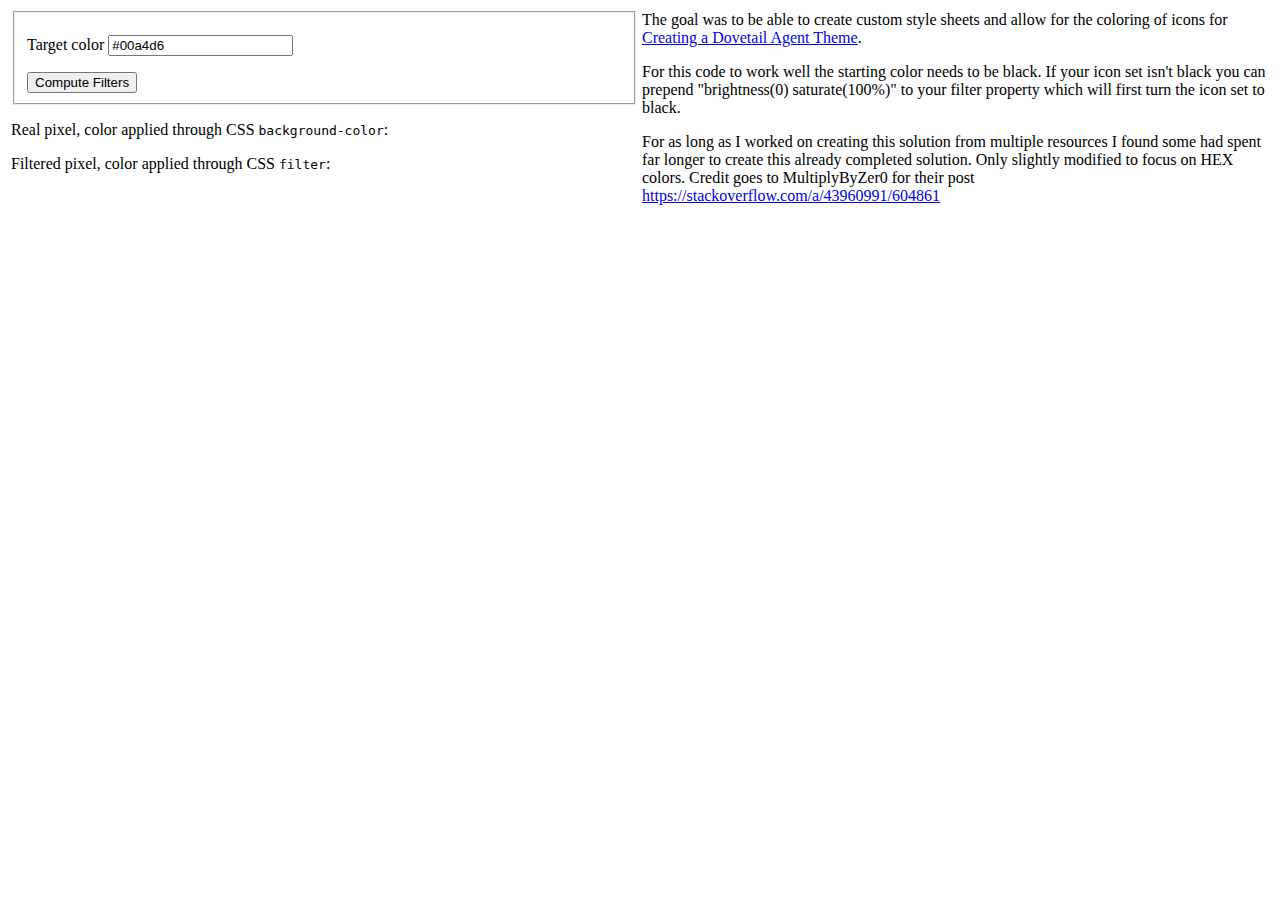
<file: svgColor.html>
<html>
<header>
<script src="http://libs.baidu.com/jquery/2.1.4/jquery.min.js"></script>
<script>
'use strict';

class Color {
  constructor(r, g, b) {
    this.set(r, g, b);
  }
  
  toString() {
    return `rgb(${Math.round(this.r)}, ${Math.round(this.g)}, ${Math.round(this.b)})`;
  }

  set(r, g, b) {
    this.r = this.clamp(r);
    this.g = this.clamp(g);
    this.b = this.clamp(b);
  }

  hueRotate(angle = 0) {
    angle = angle / 180 * Math.PI;
    const sin = Math.sin(angle);
    const cos = Math.cos(angle);

    this.multiply([
      0.213 + cos * 0.787 - sin * 0.213,
      0.715 - cos * 0.715 - sin * 0.715,
      0.072 - cos * 0.072 + sin * 0.928,
      0.213 - cos * 0.213 + sin * 0.143,
      0.715 + cos * 0.285 + sin * 0.140,
      0.072 - cos * 0.072 - sin * 0.283,
      0.213 - cos * 0.213 - sin * 0.787,
      0.715 - cos * 0.715 + sin * 0.715,
      0.072 + cos * 0.928 + sin * 0.072,
    ]);
  }

  grayscale(value = 1) {
    this.multiply([
      0.2126 + 0.7874 * (1 - value),
      0.7152 - 0.7152 * (1 - value),
      0.0722 - 0.0722 * (1 - value),
      0.2126 - 0.2126 * (1 - value),
      0.7152 + 0.2848 * (1 - value),
      0.0722 - 0.0722 * (1 - value),
      0.2126 - 0.2126 * (1 - value),
      0.7152 - 0.7152 * (1 - value),
      0.0722 + 0.9278 * (1 - value),
    ]);
  }

  sepia(value = 1) {
    this.multiply([
      0.393 + 0.607 * (1 - value),
      0.769 - 0.769 * (1 - value),
      0.189 - 0.189 * (1 - value),
      0.349 - 0.349 * (1 - value),
      0.686 + 0.314 * (1 - value),
      0.168 - 0.168 * (1 - value),
      0.272 - 0.272 * (1 - value),
      0.534 - 0.534 * (1 - value),
      0.131 + 0.869 * (1 - value),
    ]);
  }

  saturate(value = 1) {
    this.multiply([
      0.213 + 0.787 * value,
      0.715 - 0.715 * value,
      0.072 - 0.072 * value,
      0.213 - 0.213 * value,
      0.715 + 0.285 * value,
      0.072 - 0.072 * value,
      0.213 - 0.213 * value,
      0.715 - 0.715 * value,
      0.072 + 0.928 * value,
    ]);
  }

  multiply(matrix) {
    const newR = this.clamp(this.r * matrix[0] + this.g * matrix[1] + this.b * matrix[2]);
    const newG = this.clamp(this.r * matrix[3] + this.g * matrix[4] + this.b * matrix[5]);
    const newB = this.clamp(this.r * matrix[6] + this.g * matrix[7] + this.b * matrix[8]);
    this.r = newR;
    this.g = newG;
    this.b = newB;
  }

  brightness(value = 1) {
    this.linear(value);
  }
  contrast(value = 1) {
    this.linear(value, -(0.5 * value) + 0.5);
  }

  linear(slope = 1, intercept = 0) {
    this.r = this.clamp(this.r * slope + intercept * 255);
    this.g = this.clamp(this.g * slope + intercept * 255);
    this.b = this.clamp(this.b * slope + intercept * 255);
  }

  invert(value = 1) {
    this.r = this.clamp((value + this.r / 255 * (1 - 2 * value)) * 255);
    this.g = this.clamp((value + this.g / 255 * (1 - 2 * value)) * 255);
    this.b = this.clamp((value + this.b / 255 * (1 - 2 * value)) * 255);
  }

  hsl() {
    // Code taken from https://stackoverflow.com/a/9493060/2688027, licensed under CC BY-SA.
    const r = this.r / 255;
    const g = this.g / 255;
    const b = this.b / 255;
    const max = Math.max(r, g, b);
    const min = Math.min(r, g, b);
    let h, s, l = (max + min) / 2;

    if (max === min) {
      h = s = 0;
    } else {
      const d = max - min;
      s = l > 0.5 ? d / (2 - max - min) : d / (max + min);
      switch (max) {
        case r:
          h = (g - b) / d + (g < b ? 6 : 0);
          break;

        case g:
          h = (b - r) / d + 2;
          break;

        case b:
          h = (r - g) / d + 4;
          break;
      }
      h /= 6;
    }

    return {
      h: h * 100,
      s: s * 100,
      l: l * 100,
    };
  }

  clamp(value) {
    if (value > 255) {
      value = 255;
    } else if (value < 0) {
      value = 0;
    }
    return value;
  }
}

class Solver {
  constructor(target, baseColor) {
    this.target = target;
    this.targetHSL = target.hsl();
    this.reusedColor = new Color(0, 0, 0);
  }

  solve() {
    const result = this.solveNarrow(this.solveWide());
    return {
      values: result.values,
      loss: result.loss,
      filter: this.css(result.values),
    };
  }

  solveWide() {
    const A = 5;
    const c = 15;
    const a = [60, 180, 18000, 600, 1.2, 1.2];

    let best = { loss: Infinity };
    for (let i = 0; best.loss > 25 && i < 3; i++) {
      const initial = [50, 20, 3750, 50, 100, 100];
      const result = this.spsa(A, a, c, initial, 1000);
      if (result.loss < best.loss) {
        best = result;
      }
    }
    return best;
  }

  solveNarrow(wide) {
    const A = wide.loss;
    const c = 2;
    const A1 = A + 1;
    const a = [0.25 * A1, 0.25 * A1, A1, 0.25 * A1, 0.2 * A1, 0.2 * A1];
    return this.spsa(A, a, c, wide.values, 500);
  }

  spsa(A, a, c, values, iters) {
    const alpha = 1;
    const gamma = 0.16666666666666666;

    let best = null;
    let bestLoss = Infinity;
    const deltas = new Array(6);
    const highArgs = new Array(6);
    const lowArgs = new Array(6);

    for (let k = 0; k < iters; k++) {
      const ck = c / Math.pow(k + 1, gamma);
      for (let i = 0; i < 6; i++) {
        deltas[i] = Math.random() > 0.5 ? 1 : -1;
        highArgs[i] = values[i] + ck * deltas[i];
        lowArgs[i] = values[i] - ck * deltas[i];
      }

      const lossDiff = this.loss(highArgs) - this.loss(lowArgs);
      for (let i = 0; i < 6; i++) {
        const g = lossDiff / (2 * ck) * deltas[i];
        const ak = a[i] / Math.pow(A + k + 1, alpha);
        values[i] = fix(values[i] - ak * g, i);
      }

      const loss = this.loss(values);
      if (loss < bestLoss) {
        best = values.slice(0);
        bestLoss = loss;
      }
    }
    return { values: best, loss: bestLoss };

    function fix(value, idx) {
      let max = 100;
      if (idx === 2 /* saturate */) {
        max = 7500;
      } else if (idx === 4 /* brightness */ || idx === 5 /* contrast */) {
        max = 200;
      }

      if (idx === 3 /* hue-rotate */) {
        if (value > max) {
          value %= max;
        } else if (value < 0) {
          value = max + value % max;
        }
      } else if (value < 0) {
        value = 0;
      } else if (value > max) {
        value = max;
      }
      return value;
    }
  }

  loss(filters) {
    // Argument is array of percentages.
    const color = this.reusedColor;
    color.set(0, 0, 0);

    color.invert(filters[0] / 100);
    color.sepia(filters[1] / 100);
    color.saturate(filters[2] / 100);
    color.hueRotate(filters[3] * 3.6);
    color.brightness(filters[4] / 100);
    color.contrast(filters[5] / 100);

    const colorHSL = color.hsl();
    return (
      Math.abs(color.r - this.target.r) +
      Math.abs(color.g - this.target.g) +
      Math.abs(color.b - this.target.b) +
      Math.abs(colorHSL.h - this.targetHSL.h) +
      Math.abs(colorHSL.s - this.targetHSL.s) +
      Math.abs(colorHSL.l - this.targetHSL.l)
    );
  }

  css(filters) {
    function fmt(idx, multiplier = 1) {
      return Math.round(filters[idx] * multiplier);
    }
    return `filter: invert(${fmt(0)}%) sepia(${fmt(1)}%) saturate(${fmt(2)}%) hue-rotate(${fmt(3, 3.6)}deg) brightness(${fmt(4)}%) contrast(${fmt(5)}%);`;
  }
}

function hexToRgb(hex) {
  // Expand shorthand form (e.g. "03F") to full form (e.g. "0033FF")
  const shorthandRegex = /^#?([a-f\d])([a-f\d])([a-f\d])$/i;
  hex = hex.replace(shorthandRegex, (m, r, g, b) => {
    return r + r + g + g + b + b;
  });

  const result = /^#?([a-f\d]{2})([a-f\d]{2})([a-f\d]{2})$/i.exec(hex);
  return result
    ? [
      parseInt(result[1], 16),
      parseInt(result[2], 16),
      parseInt(result[3], 16),
    ]
    : null;
}

$(document).ready(() => {
  $('button.execute').click(() => {
    const rgb = hexToRgb($('input.target').val());
    if (rgb.length !== 3) {
      alert('Invalid format!');
      return;
    }

    const color = new Color(rgb[0], rgb[1], rgb[2]);
    const solver = new Solver(color);
    const result = solver.solve();

    let lossMsg;
    if (result.loss < 1) {
      lossMsg = 'This is a perfect result.';
    } else if (result.loss < 5) {
      lossMsg = 'The is close enough.';
    } else if (result.loss < 15) {
      lossMsg = 'The color is somewhat off. Consider running it again.';
    } else {
      lossMsg = 'The color is extremely off. Run it again!';
    }

    $('.realPixel').css('background-color', color.toString());
    $('.filterPixel').attr('style', result.filter);
    $('.filterDetail').text(result.filter);
    $('.lossDetail').html(`Loss: ${result.loss.toFixed(1)}. <b>${lossMsg}</b>`);
  });
});

</script>
</header>
<body>
<table>
  <tr valign="top">
    <td width="50%">
      <fieldset>
        <p>
          <label>Target color</label> <input class="target" type="text" placeholder="target hex" value="#00a4d6"/>
        </p>
        <button class="execute">Compute Filters</button>
      </fieldset>
      <p>Real pixel, color applied through CSS <code>background-color</code>:</p>
      <div class="pixel realPixel"></div>

      <p>Filtered pixel, color applied through CSS <code>filter</code>:</p>
      <div class="pixel filterPixel"></div>

      <p class="filterDetail"></p>
      <p class="lossDetail"></p>
    </td>
    <td>
      <p>The goal was to be able to create custom style sheets and allow for the coloring of icons for <a href="https://sosuke.com/creating-a-dovetail-agent-theme/" target="_blank">Creating a Dovetail Agent Theme</a>.</p>
      <p>For this code to work well the starting color needs to be black. If your icon set isn't black you can prepend "brightness(0) saturate(100%)" to your filter property which will first turn the icon set to black.</p>
      <p>
        For as long as I worked on creating this solution from multiple resources I found some had spent far
        longer to create this already completed solution. Only slightly modified to focus on HEX colors. Credit
        goes to MultiplyByZer0 for their post <a href="https://stackoverflow.com/a/43960991/604861" target="_blank">https://stackoverflow.com/a/43960991/604861</a>
      </p>
    </td>
  </tr>
</table>
</body>
</html>
</file>
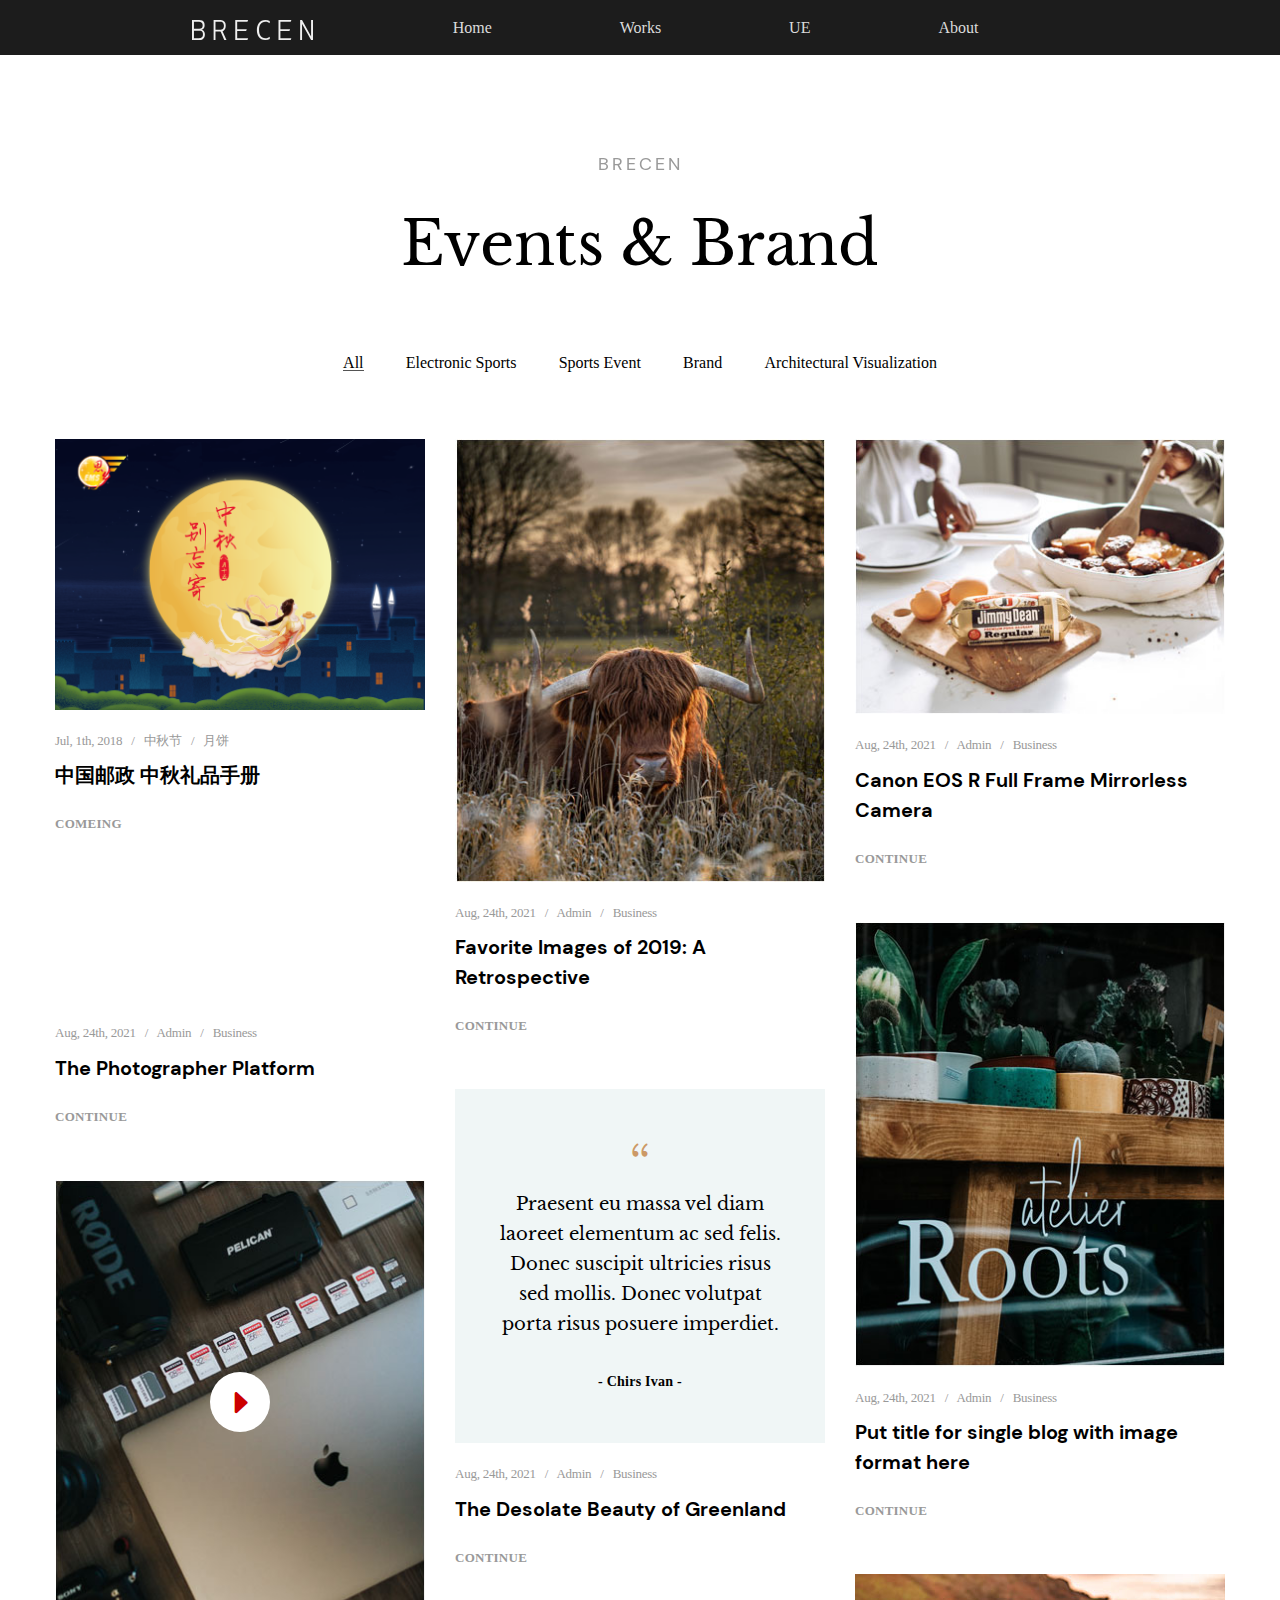
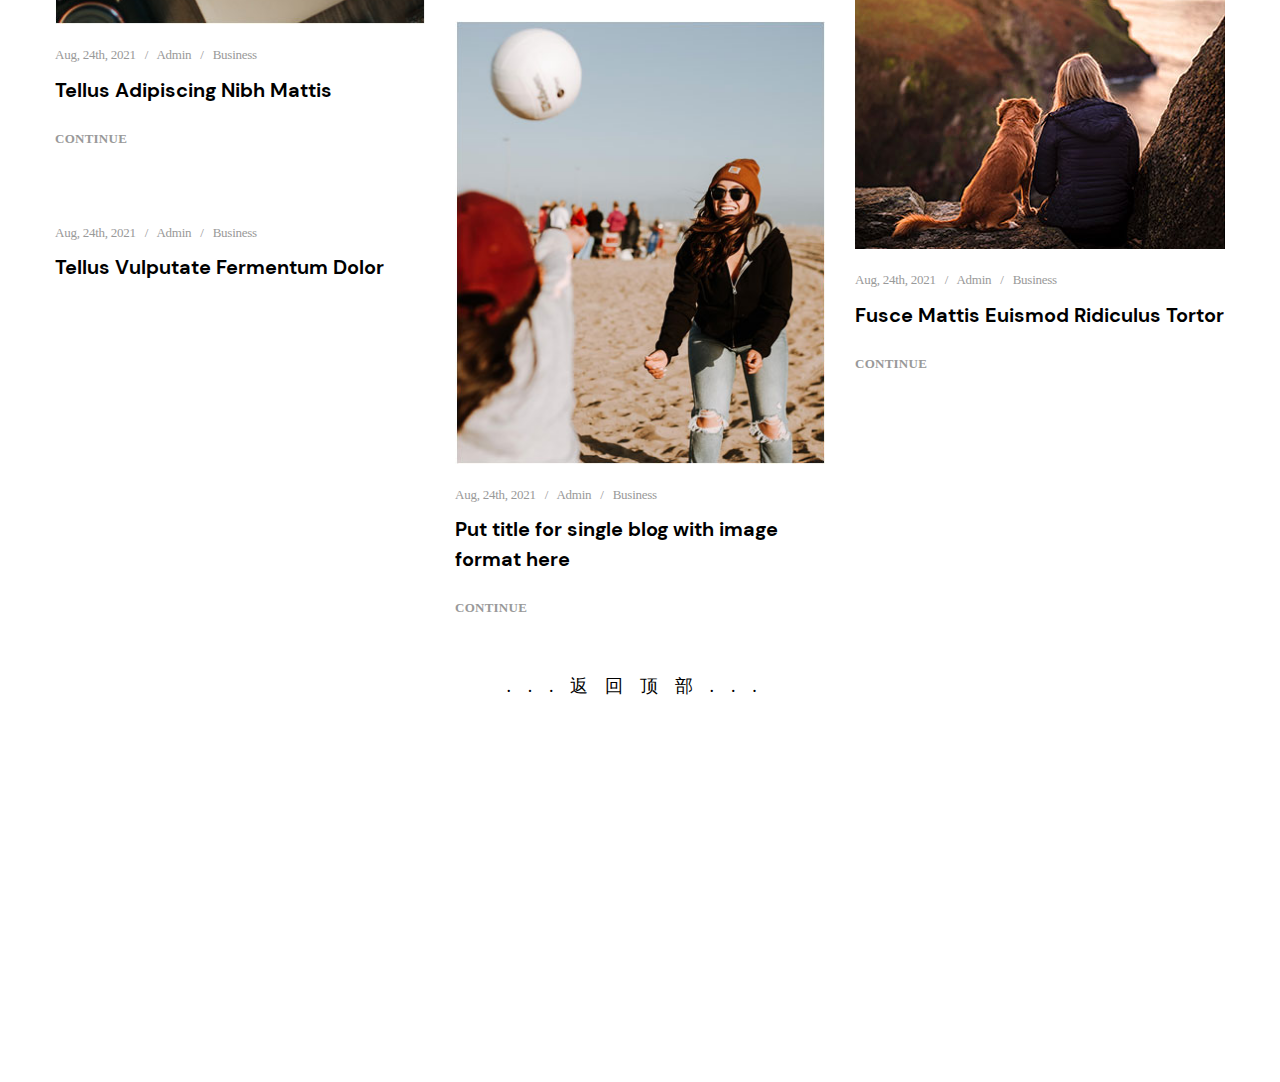
<file: blog/blog.html>
<!DOCTYPE html>
<html lang="zh" dir="ltr">

<head>
    <meta http-equiv="Content-Type" content="text/html;charset=utf-8">
    <meta http-equiv="X-UA-Compatible" content="IE=edge">
    <meta name="viewport" content="width=device-width, initial-scale=1.0">
    <link rel="mask-icon" href="../img/ICON/moqi.svg" color="#FFFFFF">
    <link rel="shortcut icon" href="../img/ICON/moqi-32.ico" type="image/x-icon">

    <title>Brecen | Work</title>    

    <!--== Main Style CSS ==-->
    <link href="css/style.css" rel="stylesheet">
    <link rel="stylesheet" type="text/css" href="css/common.css">

</head>

<body>
  <!--预加载内容-->
<div class="wrapper">
  <div class="preloader-wrap">
  	<div class="preloader">
	    <span class="dot"></span>
	    <div class="dots">
        <span></span>
        <span></span>
        <span></span>
	    </div>
  	</div>
  </div>

  <header>
    <div class="head-normal">
      <span class="logo"> <img src="../img/LOGO/brecen_white.svg" title="brecen"> </span>
      <ul class="head-nav">


        <li>
          <a href="../index.html"><span class="head-nav-title">Home</span></a>
        </li>

        <li>
          <a href="#"><span class="head-nav-title">Works</span></a>
        </li>

        <li>
          <span class="head-nav-title">UE</span>
        </li>

        <li>
          <span class="head-nav-title">About</span>
        </li>
      </ul>
    </div>
  </header>

  <main class="main-content site-wrapper-reveal">
    <!--== 标题 ==-->
    <div class="page-title-area">
      <div class="container">
        <div class="row">
          <div class="col-lg-12 text-center" data-aos="fade-up">
            <div class="page-title-content">
              <h4 class="page-title">Brecen</h4>
              <h2 class="title">Events & Brand</h2>
            </div>
          </div>
        </div>
      </div>
    </div>

    <!--== 筛选栏 ==-->
    <div class="blog-area blog-masonry-area">
      <div class="container">
        <div class="row">
          <div class="col-lg-12 text-center">
            <div class="blog-filter-menu">
              <button class="active" data-filter="*">All</button>
              <button data-filter=".filterBusiness">Electronic Sports</button>
              <button data-filter=".filterLifeStyle">Sports Event</button>
              <button data-filter=".filterEntertaimment">Brand</button>
              <button data-filter=".filterTechnology">Architectural Visualization</button>
            </div>
          </div>
        </div>
        <!--正文开始-->
        <div class="row masonryGrid post-items-style1">
          <div class="col-sm-6 col-md-6 col-lg-4 resizer"></div>
          <!--索引-->
          <div class="col-sm-6 col-md-6 col-lg-4 masonry-item filterEntertaimment">
            <!--== Start Blog Post Item ==-->
            <div class="post-item">
              <div class="thumb">
                <a href="../obj/2019_CNPost.html"><img src="picture/ems-home.png" alt="Alexis-Blog"></a>
              </div>
              <div class="content">
                <div class="meta">
                  <a class="post-date" href="../obj/2019_CNPost.html">Jul, 1th, 2018</a>
                  <span>/</span>
                  <a class="author" href="../obj/2019_CNPost.html">中秋节</a>
                  <span>/</span>
                  <a class="category" href="../obj/2019_CNPost.html">月饼</a>
                </div>
                <h4 class="title">
                  <a href="../obj/2019_CNPost.html">中国邮政 中秋礼品手册</a>
                </h4>
                <a class="btn-link" href="../obj/2019_CNPost.html">Comeing</a>
              </div>
            </div>
            <!--== End Blog Post Item ==-->
          </div>
          <!--索引-->
          <div class="col-sm-6 col-md-6 col-lg-4 masonry-item filterEntertaimment">
            <!--== Start Blog Post Item ==-->
            <div class="post-item">
              <div class="thumb">
                <a href="blog-details.html"><img src="picture/v01.jpg" alt="Alexis-Blog"></a>
              </div>
              <div class="content">
                <div class="meta"><a class="post-date" href="">Aug, 24th, 2021</a> <span>/</span> <a class="author" href="">Admin</a> <span>/</span> <a class="category" href="">Business</a></div>
                <h4 class="title">
                  <a href="blog-details.html">Favorite Images of 2019:  A Retrospective</a>
                </h4>
                <a class="btn-link" href="blog-details.html">Continue</a>
              </div>
            </div>
            <!--== End Blog Post Item ==-->
          </div>
          <div class="col-sm-6 col-md-6 col-lg-4 masonry-item filterEntertaimment">
            <!--== Start Blog Post Item ==-->
            <div class="post-item">
              <div class="thumb">
                <a href="blog-details.html"><img src="picture/02.jpg" alt="Alexis-Blog"></a>
              </div>
              <div class="content">
                <div class="meta"><a class="post-date" href="">Aug, 24th, 2021</a> <span>/</span> <a class="author" href="">Admin</a> <span>/</span> <a class="category" href="">Business</a></div>
                <h4 class="title">
                  <a href="blog-details.html">Canon EOS R Full Frame Mirrorless Camera</a>
                </h4>
                <a class="btn-link" href="blog-details.html">Continue</a>
              </div>
            </div>
            <!--== End Blog Post Item ==-->
          </div>
          <div class="col-sm-6 col-md-6 col-lg-4 masonry-item filterEntertaimment">
            <!--== Start Blog Post Item ==-->
            <div class="post-item">
              <div class="post-audio">
                <div class="embed-responsive">
                  <iframe src="javascript:;"></iframe>
                </div>
              </div>
              <div class="content">
                <div class="meta"><a class="post-date" href="">Aug, 24th, 2021</a> <span>/</span> <a class="author" href="">Admin</a> <span>/</span> <a class="category" href="">Business</a></div>
                <h4 class="title">
                  <a href="blog-details.html">The Photographer Platform</a>
                </h4>
                <a class="btn-link" href="blog-details.html">Continue</a>
              </div>
            </div>
            <!--== End Blog Post Item ==-->
          </div>
          <div class="col-sm-6 col-md-6 col-lg-4 masonry-item filterEntertaimment filterBusiness">
            <!--== Start Blog Post Item ==-->
            <div class="post-item">
              <div class="thumb">
                <a href="blog-details.html"><img src="picture/v02.jpg" alt="Alexis-Blog"></a>
              </div>
              <div class="content">
                <div class="meta"><a class="post-date" href="">Aug, 24th, 2021</a> <span>/</span> <a class="author" href="">Admin</a> <span>/</span> <a class="category" href="">Business</a></div>
                <h4 class="title">
                  <a href="blog-details.html">Put title for single blog with image format here</a>
                </h4>
                <a class="btn-link" href="blog-details.html">Continue</a>
              </div>
            </div>
            <!--== End Blog Post Item ==-->
          </div>
          <div class="col-sm-6 col-md-6 col-lg-4 masonry-item filterEntertaimment">
            <!--== Start Blog Post Item ==-->
            <div class="post-item">
              <div class="thumb">
                <img src="picture/bg01.jpg" alt="Alexis-Blog">
                <div class="overlay-content">
                  <div class="quotes">
                    <div class="icon"><i class="icon_quotations"></i></div>
                    <p>Praesent eu massa vel diam laoreet elementum ac sed felis. Donec suscipit ultricies risus sed mollis. Donec volutpat porta risus posuere imperdiet.</p>
                    <div class="name">- Chirs Ivan -</div>
                  </div>
                </div>
              </div>
              <div class="content">
                <div class="meta"><a class="post-date" href="">Aug, 24th, 2021</a> <span>/</span> <a class="author" href="">Admin</a> <span>/</span> <a class="category" href="">Business</a></div>
                <h4 class="title">
                  <a href="blog-details.html">The Desolate Beauty of  Greenland</a>
                </h4>
                <a class="btn-link" href="blog-details.html">Continue</a>
              </div>
            </div>
            <!--== End Blog Post Item ==-->
          </div>
          <div class="col-sm-6 col-md-6 col-lg-4 masonry-item filterEntertaimment filterBusiness">
            <!--== Start Blog Post Item ==-->
            <div class="post-item">
              <div class="post-video thumb">
                <img src="picture/v03.jpg" alt="Alexis-Blog">
                <div class="overlay-content">
                  <a class="play-btn play-video-popup" href="javascript:;"><i class="arrow_triangle-right"></i></a>
                </div>
              </div>
              <div class="content">
                <div class="meta"><a class="post-date" href="">Aug, 24th, 2021</a> <span>/</span> <a class="author" href="">Admin</a> <span>/</span> <a class="category" href="">Business</a></div>
                <h4 class="title">
                  <a href="blog-details.html">Tellus Adipiscing Nibh Mattis</a>
                </h4>
                <a class="btn-link" href="blog-details.html">Continue</a>
              </div>
            </div>
            <!--== End Blog Post Item ==-->
          </div>
          <div class="col-sm-6 col-md-6 col-lg-4 masonry-item filterLifeStyle">
            <!--== Start Blog Post Item ==-->
            <div class="post-item">
              <div class="thumb">
                <a href="blog-details.html"><img src="picture/03.jpg" alt="Alexis-Blog"></a>
              </div>
              <div class="content">
                <div class="meta"><a class="post-date" href="">Aug, 24th, 2021</a> <span>/</span> <a class="author" href="">Admin</a> <span>/</span> <a class="category" href="">Business</a></div>
                <h4 class="title">
                  <a href="blog-details.html">Fusce Mattis Euismod Ridiculus Tortor</a>
                </h4>
                <a class="btn-link" href="blog-details.html">Continue</a>
              </div>
            </div>
            <!--== End Blog Post Item ==-->
          </div>
          <div class="col-sm-6 col-md-6 col-lg-4 masonry-item filterEntertaimment filterBusiness">
            <!--== Start Blog Post Item ==-->
            <div class="post-item">
              <div class="thumb">
                <a href="blog-details.html"><img src="picture/v04.jpg" alt="Alexis-Blog"></a>
              </div>
              <div class="content">
                <div class="meta"><a class="post-date" href="">Aug, 24th, 2021</a> <span>/</span> <a class="author" href="">Admin</a> <span>/</span> <a class="category" href="">Business</a></div>
                <h4 class="title">
                  <a href="blog-details.html">Put title for single blog with image format here</a>
                </h4>
                <a class="btn-link" href="blog-details.html">Continue</a>
              </div>
            </div>
            <!--== End Blog Post Item ==-->
          </div>
          <div class="col-sm-6 col-md-6 col-lg-4 masonry-item filterEntertaimment">
            <!--== Start Blog Post Item ==-->
            <div class="post-item">
              <div class="content post-text">
                <div class="meta"><a class="post-date" href="">Aug, 24th, 2021</a> <span>/</span> <a class="author" href="">Admin</a> <span>/</span> <a class="category" href="">Business</a></div>
                <h4 class="title">
                  <a href="blog-details.html">Tellus Vulputate Fermentum Dolor</a>
                </h4>
              </div>
            </div>
            <!--== End Blog Post Item ==-->
          </div>
        </div>
        <div class="row">
          <div class="col-lg-12 text-center">
            <a href="" class="btn-more">...返回顶部...</a>
          </div>
        </div>
      </div>
    </div>
    <!--== End Blog Area Wrapper ==-->
  </main>

  <!--== 末尾 ==-->
  <footer class="footer-area reveal-footer border-top-style">
    <div class="container-fluid">
      <div class="row">
        <div class="col-sm-12">
          <div class="footer-content">
            <div class="widget-item" style=" padding-right: 85px;">
              <div class="widget-footer-nav">
                <nav>
                  <ul>
                    <li><a>Thank you for seeing this to the end</a></li>
                  </ul>
                </nav>
              </div>
            </div>
            <div class="widget-item text-center">
              <div class="about-widget">
                <a class="footer-logo" href="../index.html">
                  <img src="../img/LOGO/2022_logo_redW_512.png" alt="Logo" style="width: 160px;">
                </a>
              </div>
              <div class="widget-copyright">
                <p><a target="_blank" href="http://beian.miit.gov.cn/">蜀ICP备2020029164号</a></p>
              </div>
            </div>
            <div class="widget-item">
              <ul class="widget-social">
                <li class="social-text"><span>follow ME on social</span></li>
                <li>
                  <a href="https://weibo.com/brecen" target="_blank">
                    <img src="../img/ICON/1_weibo copy.svg" style="width: 24px;height: 24px;">
                  </a>
                </li>
                <li>
                  <a href="mailto:ybh@moqi.email" target="_blank" title="Email">
                    <img src="../img/ICON/3_email copy.svg" style="width: 24px;height: 24px;">
                  </a>
                </li>
                <li>
                  <a href="https://www.facebook.com/yubinghao135" target="_blank">
                    <img src="../img/ICON/4_facebook copy.svg" style="width: 24px;height: 24px;">
                  </a>
                </li>
                <li>
                  <a href="https://twitter.com/BrecenYu" target="_blank">
                    <img src="../img/ICON/5_twitter copy.svg" style="width: 24px;height: 24px;">
                  </a>
                </li>
              </ul>
            </div>
          </div>
        </div>
      </div>
    </div>
  </footer>


<!--=======================Javascript============================-->

<!--=== Modernizr Min Js ===-->
<script src="js/modernizr.js"></script>
<!--=== jQuery Min Js ===-->
<script src="js/jquery-main.js"></script>
<!--=== jQuery Migration Min Js ===-->
<script src="js/jquery-migrate.js"></script>
<!--=== Popper Min Js ===-->
<script src="js/popper.min.js"></script>
<!--=== Bootstrap Min Js ===-->
<script src="js/bootstrap.min.js"></script>
<!--=== Jquery UI Min Js ===-->
<script src="js/jquery-ui.min.js"></script>
<!--=== Plugin Collection Js ===-->
<script src="js/plugincollection.js"></script>

<!--=== Custom Js ===-->
<script src="js/custom.js"></script>

</body>

</html>
</file>
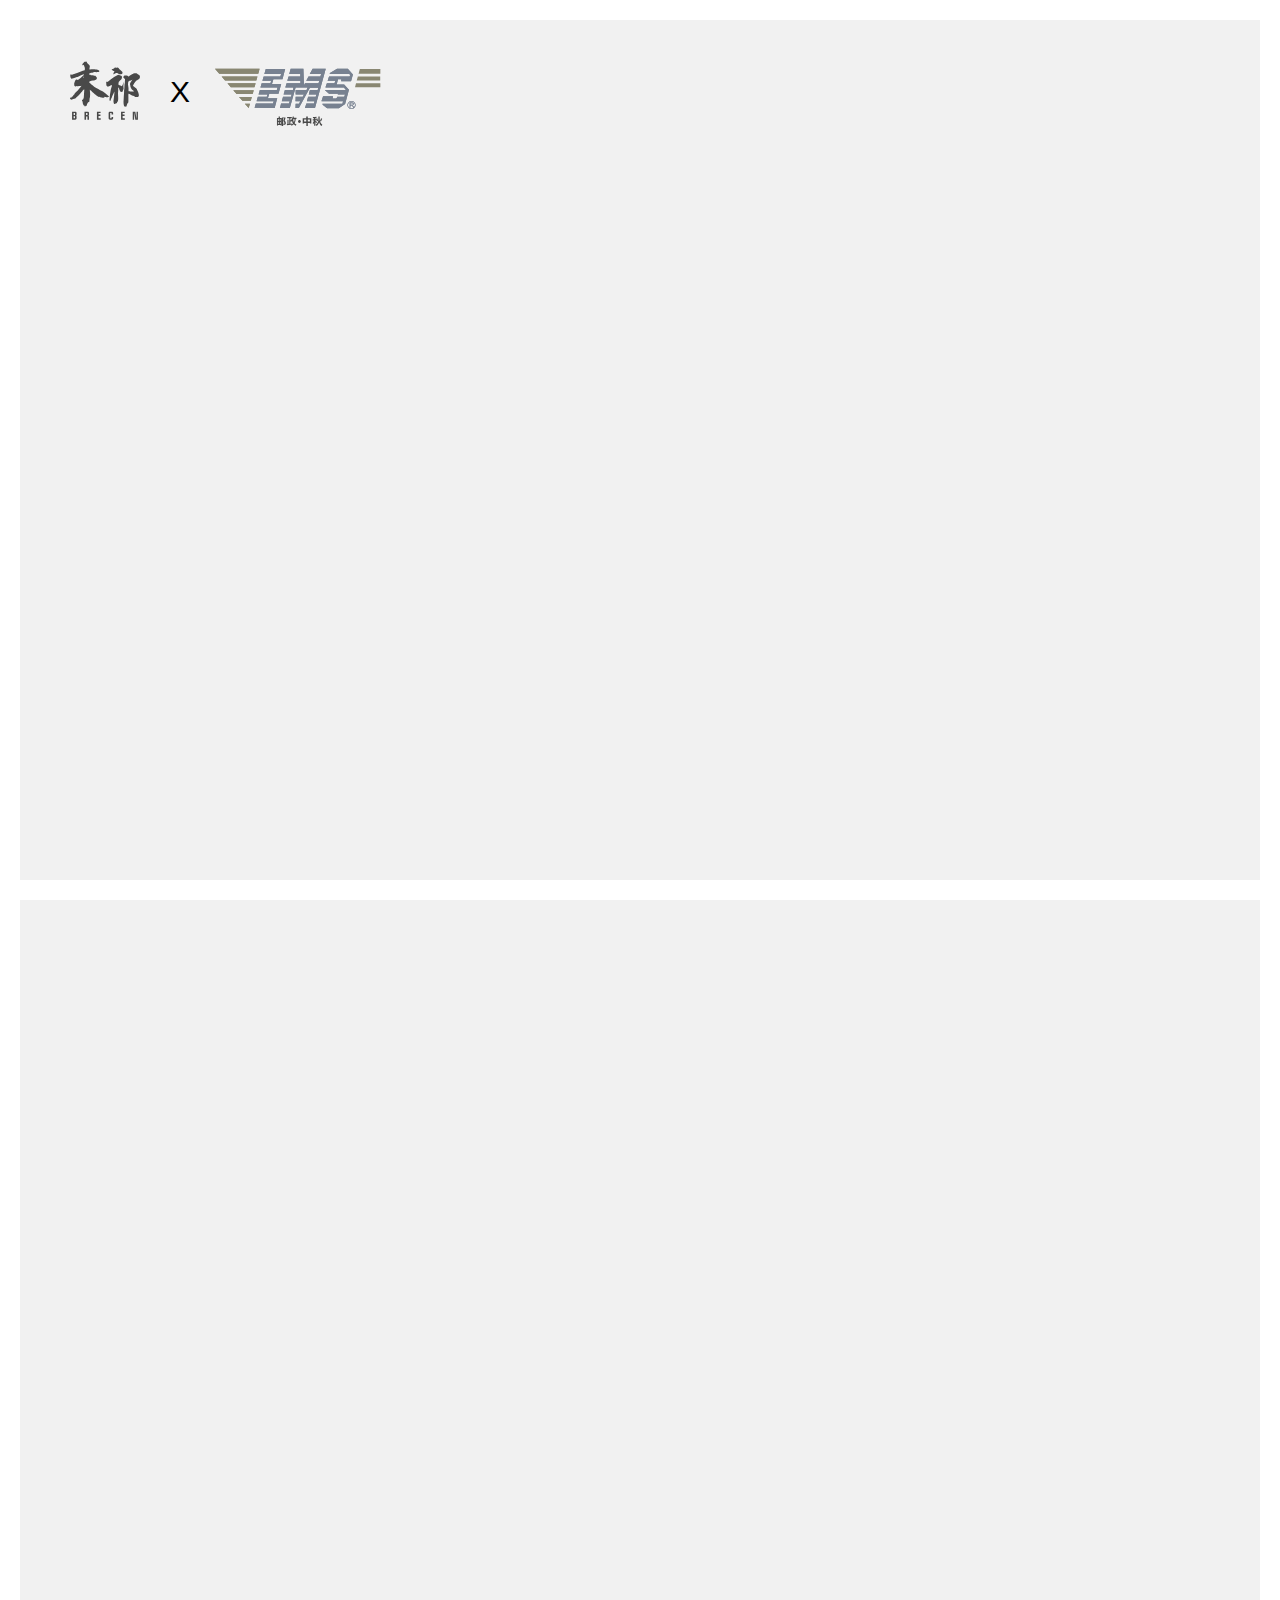
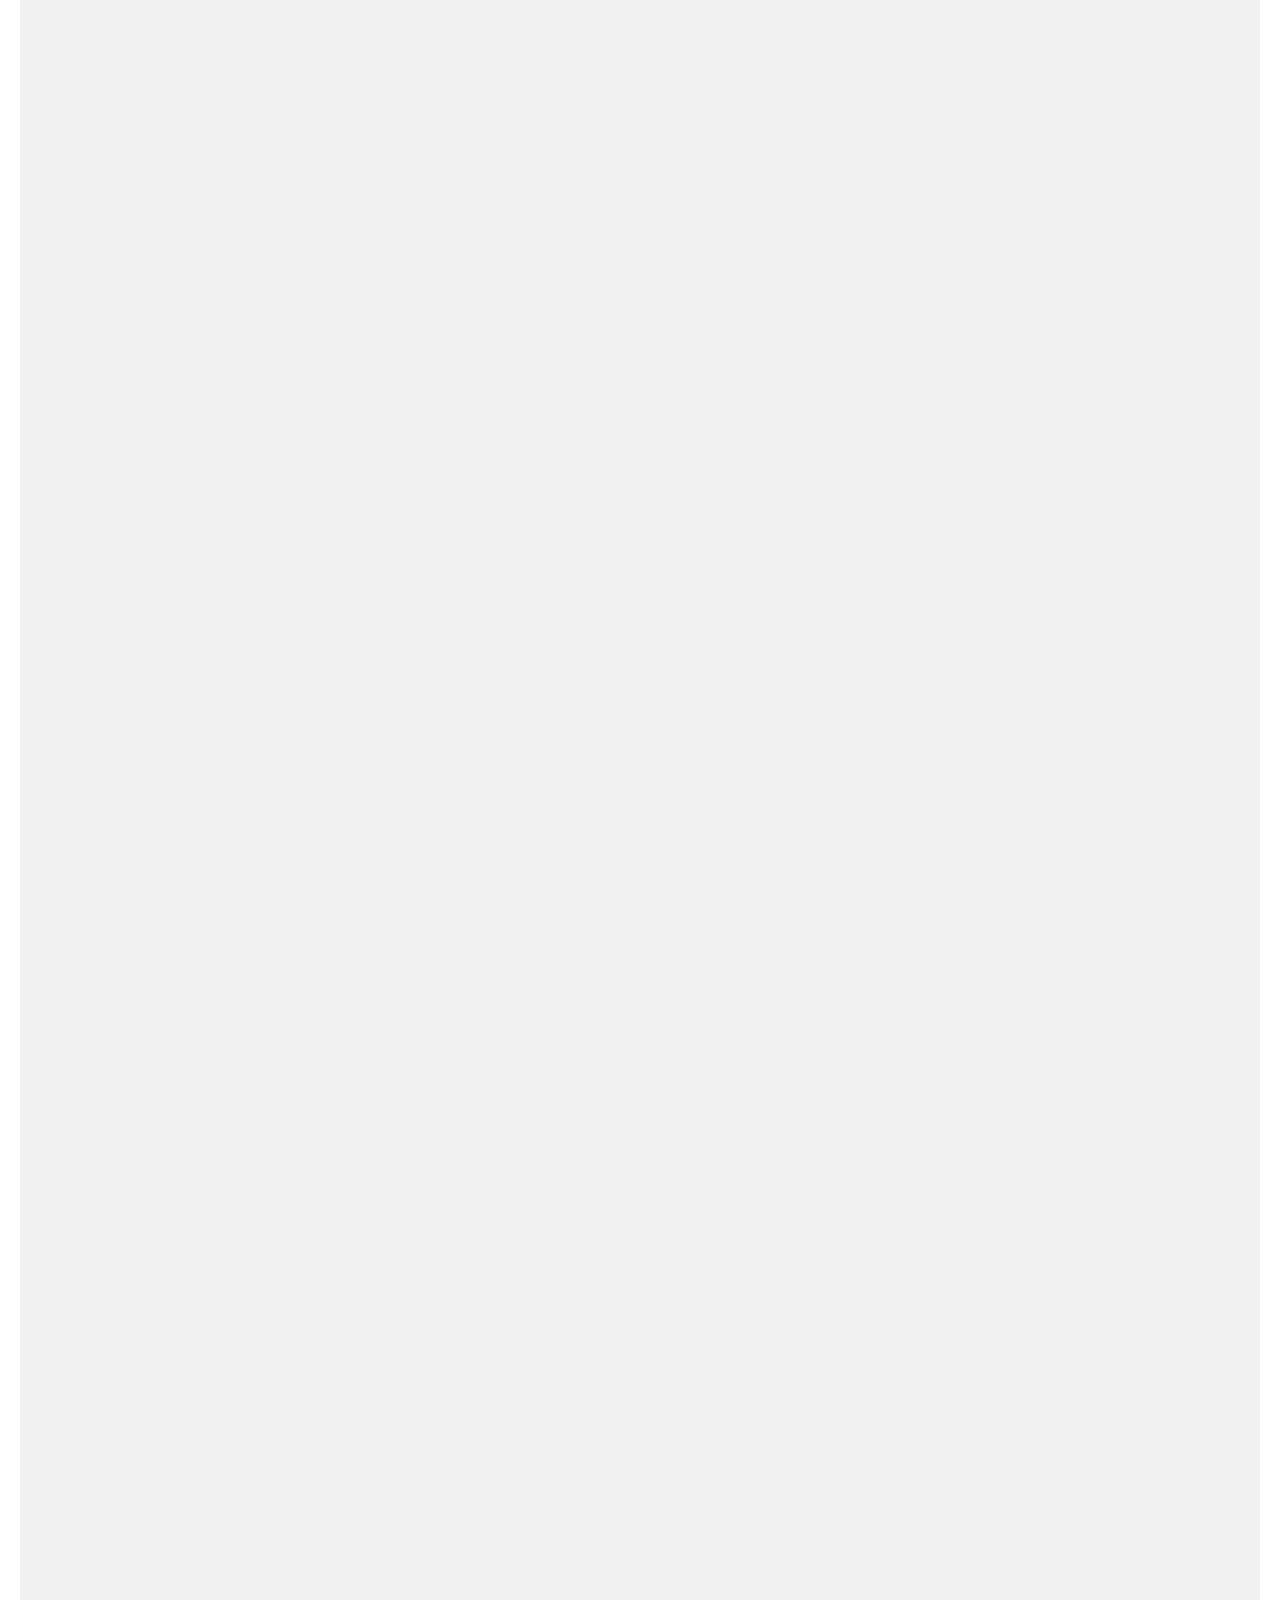
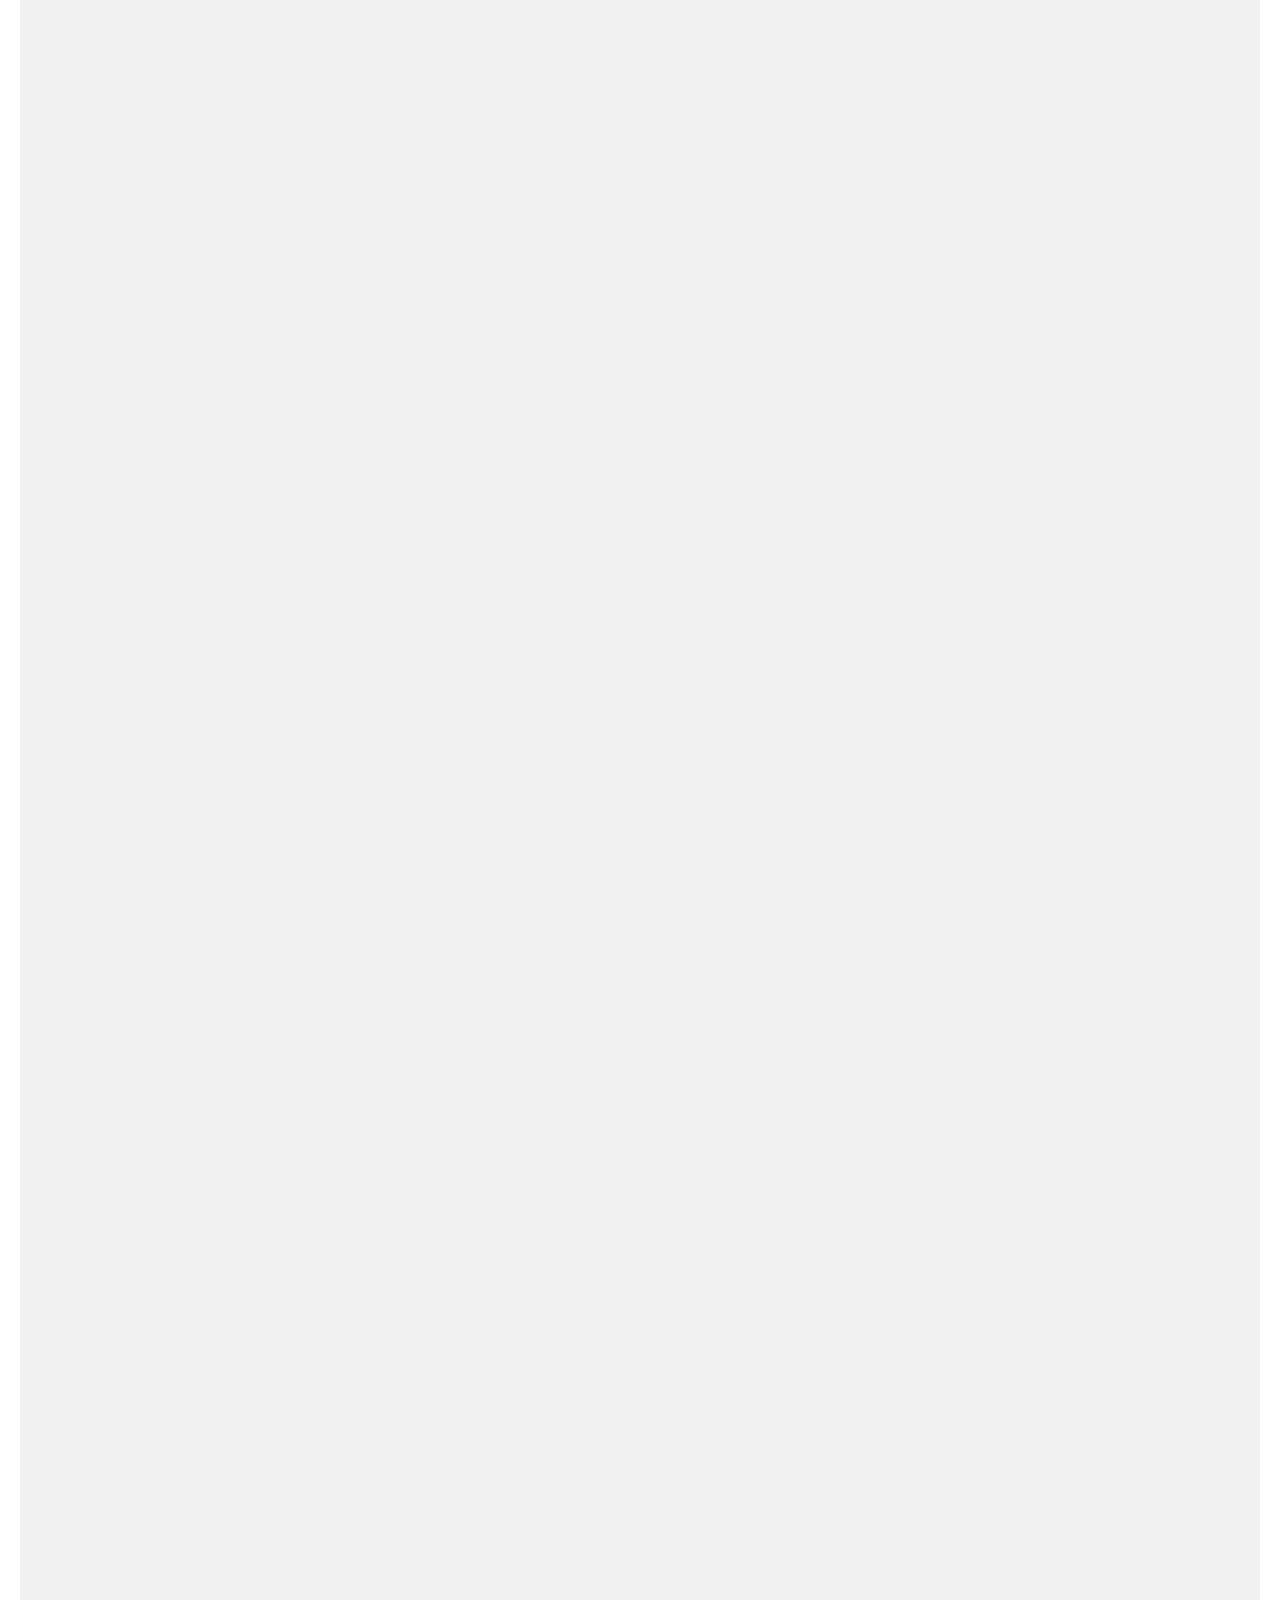
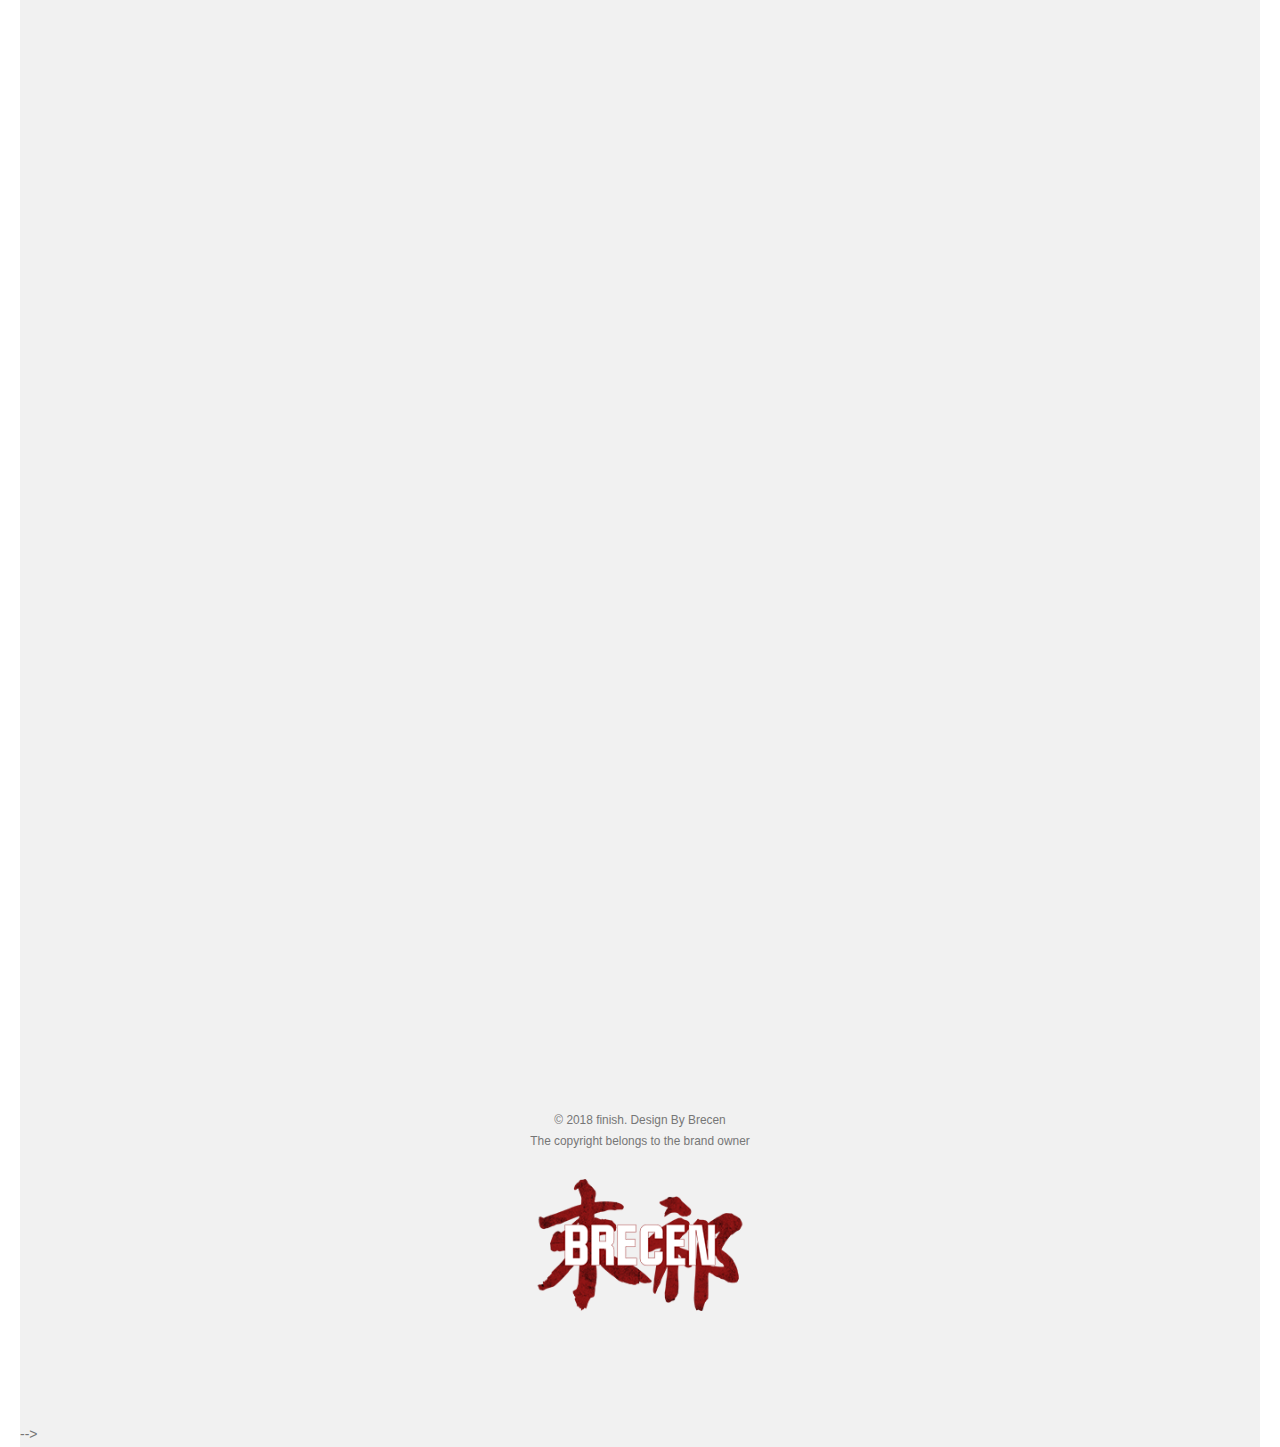
<file: obj/2019_CNPost.html>
<!DOCTYPE HTML>
<html lang="zh" dir="ltr">
	<head>
		<meta http-equiv="Content-Type" content="text/html;charset=utf-8">
		<meta http-equiv="X-UA-Compatible" content="IE=edge">
		<title>Brecen | 2018中国邮政</title>
		<meta name="viewport" content="width=device-width, initial-scale=1">
		<meta name="description" content="Free HTML5 Website Template by freehtml5.co" />
		<meta name="keywords" content="末祁,游戏赛事,H5,动画,svg,UE4,UE5,brecen,虚拟舞台,创意,平面设计,UI,UI设计,网页设计,字体设计,logo设计,版式设计,前端技术,视觉设计,品牌设计,产品设计,市场研究">
		<meta itemprop="description" content="末祁 Brecen 的个人Web页，长期处于游戏行业，为游戏赛事提供KV创意，赛事栏包，动态指导，虚拟舞台，UE技术等">
		<!-- 社交分享 -->
		<meta itemprop="name" content="Brecen | Design">
		<meta name="description" content="末祁 Brecen 的个人Web页，长期处于游戏行业，为游戏赛事提供KV创意，赛事栏包，动态指导，虚拟舞台，UE技术等">
		<meta itemprop="image" content="">

		<link rel="mask-icon" href="../img/ICON/moqi.svg" color="#FFFFFF">
		<link rel="shortcut icon" href="../img/ICON/moqi-32.ico" type="image/x-icon">


	  	<!-- Facebook and Twitter integration -->
		<meta property="og:title" content=""/>
		<meta property="og:image" content=""/>
		<meta property="og:url" content=""/>
		<meta property="og:site_name" content=""/>
		<meta property="og:description" content=""/>
		<meta name="twitter:title" content="" />
		<meta name="twitter:image" content="" />
		<meta name="twitter:url" content="" />
		<meta name="twitter:card" content="" />
		
		<!-- Animate.css -->
		<link rel="stylesheet" href="css/animate.css">
		<!-- Icomoon Icon Fonts-->
		<link rel="stylesheet" href="css/icomoon.css">
		<!-- Bootstrap  -->
		<link rel="stylesheet" href="css/bootstrap.css">

		<!-- Flexslider  -->
		<link rel="stylesheet" href="css/flexslider.css">

		<!-- Theme style  -->
		<link rel="stylesheet" href="css/style.css">

		<!-- Modernizr JS -->
		<script src="js/modernizr-2.6.2.min.js"></script>

		<!--[if lt IE 9]>
		<script src="js/respond.min.js"></script>
		<![endif]-->

	</head>
	<body>
		
	<div class="fh5co-loader"></div>
	
	<div id="page">
	<nav class="fh5co-nav" role="navigation">
		<div class="container">
			<div class="top-menu">
				<div class="row">
					<!--LOGO-->
					<div class="col-xs-2" style="width:100px;">
						<div id="fh5co-logo">
							<a href="../index.html">
								<img src="../img/ICON/moqi.svg" height="70px;" style="filter: invert(24%) sepia(5%) saturate(29%) hue-rotate(24deg) brightness(98%) contrast(81%);">
							</a>
						</div>
					</div>
					<!--X-->
					<div class="col-xs-2" style="width:45px;">
						<div id="fh5co-logo">
							<a style="font-family: Arial;padding-top: 20px;">X</a>
						</div>
					</div>
					<!--LOGO-->
					<div class="col-xs-2">
						<div id="fh5co-logo" style="padding-top: 10px;">
							<a>
								<img src="logo/EMS.svg" height="60px;" style="filter: invert(24%) sepia(5%) saturate(29%) hue-rotate(24deg) brightness(98%) contrast(81%);">
							</a>
						</div>
					</div>
				</div>
			</div>
		</div>
	</nav>

	<div class="container">
		<div id="fh5co-intro">
			<div class="row animate-box">
				<div class="col-md-8 col-md-offset-2 col-md-pull-2">
					<h2>2018年 中国邮政 中秋产品手册</h2>
				</div>
			</div>
		</div>
		<div id="fh5co-portfolio">
			<div class="row">

				<div class="col-md-4 col-md-push-8 sticky-parent">
					<div class="detail" id="sticky_item">
						<div class="animate-box">
							<h2>2018 EMS Mid-Autumn Festival</h2>
							<span>2018.07</span>
							<p>打破传统国企的思路，刷新logo思路，设计档期logo作为本次活动的标准，slogan谐音梗，中秋别忘寄(记)，让用户更容易get到邮政的企业性质</p>
							<p>Break the traditional thinking of national public institutions,Refresh the brand image,Design a new logo for this activity.In order to let users understand EMS,Homophone:ZhongQiuBieWangJi(In chinese,send=memorization pronunciation)</p>
							<p>
								<a class="btn btn-primary btn-demo" style="background: #337ab7; border:0px;" href="../blog/file/2018-EMS.pdf" target="_blank">
								</i> 
								点击查看高清画册
								</a>
							</p>
							<p>
								<a class="btn btn-primary btn-demo" href="../blog/blog.html">
								</i> 
								返回作品页
								</a>
							</p>
						</div>
					</div>
				</div>

				<div class="col-md-7 col-md-pull-4 image-content">
					<div class="image-item  animate-box">
						<img src="images/ems-0.png" class="img-responsive" alt="There should be pictures here">
					</div>
					<div class="image-item  animate-box">
						<img src="images/ems-1.png" class="img-responsive" alt="There should be pictures here">
					</div>
					<div class="image-item  animate-box">
						<img src="images/ems-2.png" class="img-responsive" alt="There should be pictures here">
					</div>
					<div class="image-item  animate-box">
						<img src="images/ems-3.png" class="img-responsive" alt="There should be pictures here">
					</div>
					<div class="image-item  animate-box">
						<img src="images/ems-4.png" class="img-responsive" alt="There should be pictures here">
					</div>
					<div class="image-item  animate-box">
						<img src="images/ems-5.png" class="img-responsive" alt="There should be pictures here">
					</div>
					<div class="image-item  animate-box">
						<img src="images/ems-6.png" class="img-responsive" alt="There should be pictures here">
					</div>
					<div class="image-item  animate-box">
						<img src="images/ems-7.png" class="img-responsive" alt="There should be pictures here">
					</div>
					<div class="image-item  animate-box">
						<img src="images/ems-8.png" class="img-responsive" alt="There should be pictures here">
					</div>
					<div class="image-item  animate-box">
						<img src="images/ems-9.png" class="img-responsive" alt="There should be pictures here">
					</div>
					<div class="image-item  animate-box">
						<img src="images/ems-10.png" class="img-responsive" alt="There should be pictures here">
					</div>
					<div class="image-item  animate-box">
						<img src="images/ems-11.png" class="img-responsive" alt="There should be pictures here">
					</div>
				</div>
				
			</div>
		</div>
	</div><!-- END container-wrap -->

	<div class="container">
		<footer id="fh5co-footer" role="contentinfo">
			<div class="row copyright">
				<div class="col-md-12 text-center">
					<p>
						<small class="block">&copy; 2018 finish. Design By Brecen</small> 
						<small class="block">The copyright belongs to the brand owner</small>
					</p>
					<p>
						<ul class="fh5co-social-icons">
							<img src="../img/LOGO/2022_logo_redW_512.png" width="20%;">
						</ul>
					</p>
				</div>
			</div>
		</footer>
	</div>
	-->
	</div>

	<!--返回顶部-->
	<div class="gototop js-top">
		<a href="#" class="js-gotop">Top</a>
	</div>

	<!-- jQuery -->
	<script src="js/jquery.min.js"></script>
	<!-- jQuery Easing -->
	<script src="js/jquery.easing.1.3.js"></script>
	<!-- Bootstrap -->
	<script src="js/bootstrap.min.js"></script>
	<!-- Waypoints -->
	<script src="js/jquery.waypoints.min.js"></script>
	<!-- Flexslider -->
	<script src="js/jquery.flexslider-min.js"></script>
	<!-- Sticky Kit -->
	<script src="js/sticky-kit.min.js"></script>
	<!-- Main -->
	<script src="js/main.js"></script>

	</body>
</html>
</file>
<file: blog/css/style.css>
/*===================================================================
[Table Of Content]

    * Imported CSS
    * Typography CSS
    * Common CSS
    * Main Navigation CSS
    * Header CSS
    * Portfolio CSS
    * About CSS
    * Team CSS
    * Brand Logo CSS
    * Form CSS
    * Blog CSS
    * Contact CSS
    * Footer CSS

=====================================================================*/
/*
-----------------------------------------------------------------------
	Imported CSS
-----------------------------------------------------------------------
*/
@import url(css.css);
@import url("css2.css");
@import url(bootstrap.min.css);
@import url(elegantIcons.css);
@import url(icofont.css);
@import url(animate.css);
@import url(aos.css);
@import url(swiper.min.css);
@import url(plugin-collection.css);
/*
-----------------------------------------------------------------------
  Typography CSS
-----------------------------------------------------------------------
*/
body {
  color: #666666;
  font-size: 0.875rem;
  font-family: "Poppins", sans-serif;
  font-weight: 400;
  line-height: 1.7142857143;
  margin: 0;
  overflow-x: hidden;
  -ms-word-wrap: break-word;
  word-wrap: break-word;
}

h1, h2, h3, h4, h5, h6,
.h1, .h2, .h3, .h4, .h5, .h6 {
  color: #000;
  font-family: "DM Sans", sans-serif;
  font-weight: 400;
  line-height: 1.1;
  margin-bottom: 10px;
  margin-top: 0;
}

a {
  color: #DBDBDB;
  text-decoration: none;
  transition: 0.3s;
  -webkit-transition: 0.3s;
  -moz-transition: 0.3s;
  -ms-transition: 0.3s;
  -o-transition: 0.3s;
}
a:hover, a:active, a:focus {
  box-shadow: none;
  color: #4d3300;
  outline: none;
  text-decoration: none;
}
a img {
  border: none;
}

.btn:focus {
  box-shadow: none;
}

p {
  margin-bottom: 30px;
}
p:last-child {
  margin-bottom: 0;
}

:active,
:focus {
  box-shadow: none;
  outline: none !important;
}

::selection {
  background: #996600;
  color: #fff;
  text-shadow: none;
}

::-moz-selection {
  background: #996600;
  /* Firefox */
  color: #fff;
  text-shadow: none;
}

::-webkit-selection {
  background: #996600;
  /* Safari */
  color: #fff;
  text-shadow: none;
}

img {
  max-width: 100%;
}

iframe {
  border: none !important;
}

textarea:focus, textarea:active, input:focus, input:active {
  outline: none;
}

ul {
  margin: 0;
  padding: 0;
}
ul li {
  list-style: none;
}

pre,
ul,
ol,
dl,
dd,
blockquote,
address,
table,
fieldset {
  margin-bottom: 30px;
}

table p {
  margin-bottom: 0;
}

/*
-----------------------------------------------------------------------
  Common CSS
-----------------------------------------------------------------------
*/
.section-padding-bottom {
  padding-bottom: 100px;
}
@media only screen and (max-width: 991px) {
  .section-padding-bottom {
    padding-bottom: 80px;
  }
}
@media only screen and (max-width: 991px) {
  .section-padding-bottom {
    padding-bottom: 60px;
  }
}

@media only screen and (min-width: 1200px) {
  .container {
    max-width: 1200px;
    padding-left: 15px;
    padding-right: 15px;
  }
}

@media only screen and (min-width: 1200px) {
  .row {
    margin-right: -15px;
    margin-left: -15px;
  }
}
@media only screen and (min-width: 1200px) {
  .row > [class*=col-] {
    padding-right: 15px;
    padding-left: 15px;
  }
}

.mb-n30 {
  margin-bottom: -30px;
}

.section-title {
  margin-bottom: 80px;
}
@media only screen and (max-width: 991px) {
  .section-title {
    margin-bottom: 70px;
  }
}
@media only screen and (max-width: 767px) {
  .section-title {
    margin-bottom: 60px;
  }
}
@media only screen and (max-width: 575px) {
  .section-title {
    margin-bottom: 50px;
  }
}
.section-title h5 {
  color: #999999;
  font-size: 14px;
  font-weight: 400;
  letter-spacing: 0.3px;
  margin-bottom: 15px;
  text-transform: uppercase;
}
@media only screen and (max-width: 767px) {
  .section-title h5 {
    font-size: 12px;
    margin-bottom: 12px;
  }
}
.section-title .title {
  font-size: 48px;
  font-weight: 700;
  letter-spacing: -1.377px;
  line-height: 1.1;
  margin-bottom: 25px;
}
@media only screen and (max-width: 1199px) {
  .section-title .title {
    font-size: 40px;
  }
}
@media only screen and (max-width: 767px) {
  .section-title .title {
    font-size: 36px;
  }
}
@media only screen and (max-width: 575px) {
  .section-title .title {
    font-size: 24px;
  }
}
.section-title .title span {
  color: #996600;
  font-weight: 300;
}
.section-title .desc {
  margin-bottom: 55px;
}
.section-title .desc p {
  font-size: 14px;
  line-height: 30px;
  margin-bottom: 0;
}
@media only screen and (max-width: 767px) {
  .section-title .desc p br {
    display: none;
  }
}
.section-title .separator-line {
  border-bottom: 1px solid #996600;
  display: block;
  margin: 0 auto 40px;
  width: 100px;
}
.section-title .list-style li {
  color: #666666;
  font-size: 14px;
  margin-bottom: 16px;
  padding-left: 29px;
  position: relative;
}
.section-title .list-style li i {
  color: #996600;
  font-size: 14px;
  left: 0;
  position: absolute;
  top: 5px;
}
.section-title .list-style li:last-child {
  margin-bottom: 0;
}
.section-title.section-light h5 {
  color: #fff;
}
.section-title.section-light .title {
  color: #fff;
}
.section-title.section-light .desc p {
  color: #fff;
}
.section-title.section-light .separator-line {
  border-bottom-color: #fff !important;
}
.section-title.section-light .separator-line.separator-double:before {
  border-bottom-color: #fff !important;
}

.bg-img {
  background: no-repeat center center;
  background-size: cover;
}
.bg-img.bg-img-top {
  background-position: top center;
}

.site-wrapper-reveal {
  background-color: #FFFFFF;
  position: relative;
  overflow: hidden;
  z-index: 1;
}

.niceselect {
  float: inherit;
}
.niceselect .list {
  border-radius: 0;
  width: 100%;
}

.line-hr {
  border-bottom: 1px solid #e2e2e2;
}

.lh-1 {
  line-height: 1;
}

.z-index-1 {
  z-index: 1;
}

.z-index-2 {
  z-index: 2;
}

.content-items-center {
  align-items: center;
  display: flex;
}

.justify-items-center {
  display: flex;
  justify-content: center;
}

.min-height-auto {
  min-height: auto !important;
}

.height-auto {
  height: auto !important;
}

.form-message.alert {
  margin-top: 10px;
}

.row-gutter-0 [class*=col-] {
  margin: 0;
  padding: 0;
}

.embed-responsive {
  position: relative;
  display: block;
  width: 100%;
  padding: 0;
  overflow: hidden;
}
.embed-responsive .embed-responsive-item,
.embed-responsive embed,
.embed-responsive iframe,
.embed-responsive object,
.embed-responsive video {
  position: absolute;
  top: 0;
  bottom: 0;
  left: 0;
  width: 100%;
  height: 100%;
  border: 0;
}

iframe {
  border: none !important;
}

@media only screen and (max-width: 991px) {
  .md-text-center {
    text-align: center;
  }
}
@media only screen and (max-width: 767px) {
  .sm-text-center {
    text-align: center;
  }
}
@media only screen and (max-width: 575px) {
  .xs-w-100 {
    width: 100% !important;
  }
}
/*-------- Button Style Css --------*/
.btn-theme {
  background-color: #996600;
  border-color: #996600;
  border-radius: 0;
  color: #fff;
  display: inline-block;
  font-weight: 400;
  font-size: 14px;
  line-height: 30px;
  min-height: 50px;
  padding: 10px 30px;
  position: relative;
  text-transform: uppercase;
  transition: 0.3s;
  -webkit-transition: 0.3s;
  -moz-transition: 0.3s;
  -ms-transition: 0.3s;
  -o-transition: 0.3s;
}
.btn-theme .icon {
  font-size: 14px;
  padding-left: 12px;
  position: absolute;
  top: 50%;
  transform: translateY(-50%);
  right: 15px;
}
.btn-theme:hover, .btn-theme:focus {
  background-color: #669900;
  border-color: #669900;
  color: #fff;
}
.btn-theme.btn-black {
  background-color: #000;
  border-color: #000;
}
.btn-theme.btn-black:hover {
  background-color: #996600;
  border-color: #996600;
  color: #fff;
}
.btn-theme.btn-white {
  background-color: #fff;
  border-color: #fff;
  color: #0e0e0e;
}
.btn-theme.btn-white:hover {
  background-color: #000;
  border-color: #000;
  color: #fff;
}
.btn-theme.btn-white.btn-border {
  background-color: transparent;
  border: 1px solid rgba(255, 255, 255, 0.5);
  color: #fff;
  line-height: 29px;
}
.btn-theme.btn-white.btn-border:hover {
  background-color: #996600;
  border-color: #996600;
  color: #fff;
}
.btn-theme.btn-gray {
  background-color: #f4f4f4;
  border-color: #f4f4f4;
  color: #0e0e0e;
}
.btn-theme.btn-gray:hover {
  background-color: #996600;
  border-color: #996600;
  color: #fff;
}
.btn-theme.btn-border {
  background-color: transparent;
  border: 1px solid #996600;
  color: #996600;
}
.btn-theme.btn-round {
  border-radius: 25px;
}
.btn-theme.btn-round.btn-slide:before {
  border-radius: 25px;
}
.btn-theme.btn-lg {
  letter-spacing: 0.131px;
  padding: 14px 48px;
}
.btn-theme.btn-slide {
  position: relative;
  z-index: 1;
}
.btn-theme.btn-slide:before {
  background-color: #669900;
  content: "";
  height: 100%;
  left: 0;
  position: absolute;
  top: 0;
  width: 0;
  z-index: -1;
  transition: 0.3s;
  -webkit-transition: 0.3s;
  -moz-transition: 0.3s;
  -ms-transition: 0.3s;
  -o-transition: 0.3s;
}
.btn-theme.btn-slide:hover:before {
  width: 100%;
}
.btn-theme.btn-size-md {
  height: 50px;
  min-width: 160px;
  text-align: center;
}
.btn-theme.btn-size-lg {
  height: 50px;
  min-width: 180px;
  text-align: center;
}
.btn-theme.btn-size-xl {
  height: 50px;
  min-width: 220px;
  text-align: center;
}
.btn-theme.btn-size-xxl {
  height: 52px;
  min-width: 270px;
  text-align: center;
}

.btn-link {
  color: #000;
  display: inline-block;
  font-weight: 400;
  font-size: 12px;
  letter-spacing: 1px;
  padding: 0;
  position: relative;
  text-decoration: none;
  text-transform: uppercase;
  transition: 0.3s;
  -webkit-transition: 0.3s;
  -moz-transition: 0.3s;
  -ms-transition: 0.3s;
  -o-transition: 0.3s;
}
.btn-link:hover {
  color: #996600;
  text-decoration: none;
}
.btn-link span + .icon {
  color: #996600;
  font-size: 14px;
  padding-left: 17px;
}
.btn-link span + .icon:before {
  font-weight: 900;
}
.btn-link:focus {
  text-decoration: none;
}
.btn-link.btn-line:after {
  background-color: #996600;
  bottom: 0;
  content: "";
  height: 1px;
  right: 0;
  position: absolute;
  width: 0;
  transition: 0.3s;
  -webkit-transition: 0.3s;
  -moz-transition: 0.3s;
  -ms-transition: 0.3s;
  -o-transition: 0.3s;
}
.btn-link.btn-line:hover {
  color: #000;
}
.btn-link.btn-line:hover:after {
  left: 0;
  width: 100%;
}
.btn-link.btn-dark {
  background-color: transparent;
  border: none;
  color: #0e0e0e;
}
.btn-link.btn-dark:after {
  background-color: #0e0e0e;
  left: 0;
  width: 100%;
}
.btn-link.btn-dark:hover {
  color: #996600;
}
.btn-link.btn-dark:hover:hover:before {
  background-color: #996600;
}
.btn-link.btn-dark:hover:hover:after {
  background-color: #996600;
}

.btn-more {
  color: #000;
  font-size: 18px;
  letter-spacing: 16.8px;
  text-transform: uppercase;
}
@media only screen and (max-width: 575px) {
  .btn-more {
    font-size: 16px;
    letter-spacing: 8px;
  }
}

/*-------- Owl Carousel Style Css --------*/
.owl-carousel.owl-theme .owl-nav {
  margin: 0;
}
.owl-carousel.owl-theme .owl-nav [class*=owl-] {
  background-color: transparent;
  font-size: 24px;
  font-weight: 900;
  margin: 0;
  transition: 0.4s;
  -webkit-transition: 0.4s;
  -moz-transition: 0.4s;
  -ms-transition: 0.4s;
  -o-transition: 0.4s;
}
.owl-carousel.owl-theme .owl-nav [class*=owl-]:hover {
  color: #996600;
}
.owl-carousel.owl-theme .owl-nav .owl-prev {
  margin-right: 10px;
}
.owl-carousel.owl-theme .owl-nav .owl-next {
  margin-left: 10px;
}
.owl-carousel.owl-theme.owl-nav2 .owl-nav {
  left: 0;
  position: absolute;
  right: 0;
  top: 50%;
}
.owl-carousel.owl-theme.owl-nav2 .owl-nav [class*=owl-] {
  position: absolute;
}
.owl-carousel.owl-theme.owl-nav2 .owl-nav [class*=owl-].owl-prev {
  left: 0;
}
.owl-carousel.owl-theme.owl-nav2 .owl-nav [class*=owl-].owl-next {
  right: 0;
}
.owl-carousel.owl-theme .owl-dots {
  margin-top: 55px;
}
.owl-carousel.owl-theme .owl-dots .owl-dot span {
  background-color: #808080;
  border: 1px solid #808080;
  height: 10px;
  margin: 5px 12px;
  width: 10px;
  transition: 0.4s;
  -webkit-transition: 0.4s;
  -moz-transition: 0.4s;
  -ms-transition: 0.4s;
  -o-transition: 0.4s;
}
.owl-carousel.owl-theme .owl-dots .owl-dot.active span, .owl-carousel.owl-theme .owl-dots .owl-dot:hover span {
  background-color: #996600;
  border-color: #996600;
}
.owl-carousel.owl-dots-none .owl-dots {
  display: none;
}

/* swiper default styles */
.swiper-pagination {
  position: static;
  display: block;
  line-height: 1;
  margin-top: 20px;
}
.swiper-pagination .swiper-pagination-bullet {
  width: 10px;
  height: 10px;
  border: 0;
  border-radius: 0;
  background: transparent;
  opacity: 1;
  position: relative;
  outline: none;
  margin-right: 20px;
  margin: 0 8px !important;
}
.swiper-pagination .swiper-pagination-bullet:last-child {
  margin-right: 0;
}
.swiper-pagination .swiper-pagination-bullet:before {
  content: "";
  position: absolute;
  top: 50%;
  left: 50%;
  transform: translate(-50%, -50%);
  border-radius: 100%;
  width: 8px;
  height: 8px;
  background: #d8d8d8;
  z-index: 1;
  transition: all 0.3s ease-in-out;
}
.swiper-pagination .swiper-pagination-bullet:hover:before {
  width: 12px;
  height: 12px;
  opacity: 1;
  background: #996600;
}
.swiper-pagination .swiper-pagination-bullet-active:before {
  width: 12px;
  height: 12px;
  opacity: 1;
  background: #996600;
}

.swiper-pagination.swiper-pagination-white .swiper-pagination-bullet {
  margin: 8px;
}
.swiper-pagination.swiper-pagination-white .swiper-pagination-bullet:hover:before {
  width: 12px;
  height: 12px;
  opacity: 1;
  background: #fff;
}
.swiper-pagination.swiper-pagination-white .swiper-pagination-bullet-active::before {
  opacity: 1;
  background: #fff;
  width: 16px;
  height: 16px;
  box-shadow: 0 0 9px #ededed;
}

/*-------- Page Title Style Css --------*/
.page-title-area .page-title-content {
  padding: 100px 0 68px;
}
@media only screen and (max-width: 991px) {
  .page-title-area .page-title-content {
    padding: 80px 0 45px;
  }
}
@media only screen and (max-width: 767px) {
  .page-title-area .page-title-content {
    padding: 60px 0 45px;
  }
}
.page-title-area .page-title-content .title {
  font-size: 60px;
  line-height: 1;
  letter-spacing: -0.25px;
  font-family: "Libre Baskerville", serif;
}
@media only screen and (max-width: 1199px) {
  .page-title-area .page-title-content .title {
    font-size: 36px;
  }
}
@media only screen and (max-width: 767px) {
  .page-title-area .page-title-content .title {
    font-size: 30px;
  }
}
.page-title-area .page-title-content .page-title {
  color: #999999;
  font-family: "DM Sans", sans-serif;
  font-size: 18px;
  letter-spacing: 3px;
  margin-bottom: 39px;
  text-transform: uppercase;
}
@media only screen and (max-width: 1199px) {
  .page-title-area .page-title-content .page-title {
    margin-bottom: 20px;
  }
}
@media only screen and (max-width: 767px) {
  .page-title-area .page-title-content .page-title {
    font-size: 16px;
    margin-bottom: 15px;
  }
}
.page-title-area .page-title-content .bread-crumbs {
  color: #888;
  font-size: 15px;
  margin-bottom: 2px;
}
.page-title-area .page-title-content .bread-crumbs a {
  color: #888;
}
.page-title-area .page-title-content .bread-crumbs a:hover {
  color: #996600;
}
.page-title-area .page-title-content .bread-crumbs span.active {
  color: #568701;
}
.page-title-area .page-title-content .bread-crumbs .breadcrumb-sep {
  padding: 0 8.7px;
}
.page-title-area .page-title-content.text-light .title {
  color: #fff;
}
.page-title-area .page-title-content.text-light .bread-crumbs {
  color: #fff;
}
.page-title-area .page-title-content.text-light .bread-crumbs a {
  color: #fff;
}
.page-title-area .page-title-content.content-style2 {
  align-items: center;
  display: flex;
  justify-content: center;
  padding: 100px 0 100px;
}
@media only screen and (max-width: 1199px) {
  .page-title-area .page-title-content.content-style2 {
    padding: 100px 0 100px;
  }
}
@media only screen and (max-width: 991px) {
  .page-title-area .page-title-content.content-style2 {
    padding: 80px 0 80px;
  }
}
@media only screen and (max-width: 767px) {
  .page-title-area .page-title-content.content-style2 {
    padding: 60px 0 60px;
  }
}
.page-title-area .page-title-content.content-style2 .page-title {
  color: #000;
  letter-spacing: 0;
  line-height: 1;
  margin: 0 41px 0 0;
}
@media only screen and (max-width: 767px) {
  .page-title-area .page-title-content.content-style2 .page-title {
    margin: 0 30px 0 0;
  }
}
@media only screen and (max-width: 575px) {
  .page-title-area .page-title-content.content-style2 .page-title {
    font-size: 16px;
    margin: 0 15px 0 0;
  }
}
.page-title-area .page-title-content.content-style2 .title {
  border-left: 1px solid #e1e1e1;
  color: #000;
  font-family: "Libre Baskerville", serif;
  font-size: 48px;
  font-weight: 400;
  letter-spacing: 0;
  line-height: 1;
  margin-bottom: 0;
  padding: 20px 0 20px 70px;
}
@media only screen and (max-width: 991px) {
  .page-title-area .page-title-content.content-style2 .title {
    font-size: 36px;
  }
}
@media only screen and (max-width: 767px) {
  .page-title-area .page-title-content.content-style2 .title {
    font-size: 30px;
    padding: 20px 0 20px 30px;
  }
}
@media only screen and (max-width: 575px) {
  .page-title-area .page-title-content.content-style2 .title {
    font-size: 20px;
    padding: 10px 0 10px 15px;
  }
}
@media only screen and (max-width: 479.98px) {
  .page-title-area .page-title-content.content-style2 .title {
    padding: 10px 0 10px 13px;
  }
}

.bread-crumbs {
  color: #666666;
  font-size: 16px;
}
.bread-crumbs a {
  color: #666666;
}
.bread-crumbs a:hover {
  color: #996600;
}

/*-------- Pagination Style Css --------*/
.pagination-area {
  padding: 82px 0 0;
}
@media only screen and (max-width: 991px) {
  .pagination-area {
    padding: 62px 0 0;
  }
}
.pagination-area nav .page-numbers {
  align-items: center;
  background-color: #fff;
  border-radius: 5px;
  display: inline-flex;
  margin-bottom: 0;
}
.pagination-area nav .page-numbers li {
  line-height: 1;
  margin-right: 36.57px;
  padding: 0;
}
.pagination-area nav .page-numbers li .page-number {
  color: #999999;
  display: inline-block;
  font-size: 18px;
  font-weight: 400;
  letter-spacing: 0;
  line-height: 1;
}
.pagination-area nav .page-numbers li .page-number:hover {
  color: #000;
}
.pagination-area nav .page-numbers li .page-number.current {
  color: #000;
  font-weight: 700;
}
.pagination-area nav .page-numbers li .page-number.prev {
  border-radius: 0;
  color: #000;
  font-size: 14px;
}
.pagination-area nav .page-numbers li .page-number.next {
  color: #000;
  font-size: 22px;
}
.pagination-area nav .page-numbers li .page-number.next:hover {
  color: #000;
}
.pagination-area nav .page-numbers li:first-child {
  padding-left: 0;
}
.pagination-area nav .page-numbers li:last-child {
  padding-right: 0;
  margin-right: 0;
}
.pagination-area nav .page-numbers.page-numbers-style {
  box-shadow: 0px 10px 50px 0px rgba(171, 181, 189, 0.35);
}

/*-------- Blockquote Style Css --------*/
.blockquote-area p {
  color: #000;
  font-family: "Libre Baskerville", serif;
  font-size: 30px;
  letter-spacing: -0.15px;
  line-height: 48px;
  margin-bottom: 66px;
}
@media only screen and (max-width: 1199px) {
  .blockquote-area p {
    font-size: 24px;
    line-height: 42px;
    margin-bottom: 40px;
  }
}
@media only screen and (max-width: 991px) {
  .blockquote-area p {
    font-size: 20px;
    line-height: 38px;
  }
}
@media only screen and (max-width: 767px) {
  .blockquote-area p {
    font-size: 16px;
    line-height: 32px;
    margin-bottom: 30px;
  }
}
@media only screen and (max-width: 575px) {
  .blockquote-area p br {
    display: none;
  }
}
.blockquote-area cite .name {
  color: #000;
  display: block;
  font-size: 18px;
  font-weight: 700;
  font-style: normal;
  letter-spacing: -0.15px;
  line-height: 1;
  margin-bottom: 4px;
}
.blockquote-area cite .job {
  color: #999999;
  font-size: 14px;
  font-style: normal;
  letter-spacing: 0;
  line-height: 1;
}
.blockquote-area .blockquote-style {
  margin-bottom: 95px;
  padding-left: 171px;
  position: relative;
}
@media only screen and (max-width: 1199px) {
  .blockquote-area .blockquote-style {
    margin-bottom: 95px;
    padding-left: 130px;
  }
}
@media only screen and (max-width: 991px) {
  .blockquote-area .blockquote-style {
    margin-bottom: 75px;
    padding-left: 95px;
  }
}
@media only screen and (max-width: 767px) {
  .blockquote-area .blockquote-style {
    margin-bottom: 55px;
    padding-left: 50px;
  }
}
@media only screen and (max-width: 575px) {
  .blockquote-area .blockquote-style {
    margin-bottom: 55px;
    padding-left: 35px;
  }
}
@media only screen and (max-width: 479.98px) {
  .blockquote-area .blockquote-style {
    padding-left: 20px;
  }
}
.blockquote-area .blockquote-style:after {
  background-color: #000;
  content: "";
  height: calc(100% - 16px);
  left: 0;
  position: absolute;
  top: 9px;
  width: 3px;
}
@media only screen and (max-width: 767px) {
  .blockquote-area .blockquote-style:after {
    width: 2px;
  }
}
@media only screen and (max-width: 479.98px) {
  .blockquote-area .blockquote-style:after {
    width: 1px;
  }
}

/*-------- Accordian Style Css --------*/
.accordian-content .accordion .accordion-item {
  border: none;
  margin-bottom: 30px;
  overflow: visible;
}
.accordian-content .accordion .accordion-item .accordion-header {
  padding: 0;
}
.accordian-content .accordion .accordion-item .accordion-header .accordion-button {
  align-items: center;
  background-color: #fff;
  border: none;
  border-radius: 5px;
  box-shadow: none;
  color: #fff;
  display: flex;
  font-size: 14px;
  font-weight: 400;
  justify-content: space-between;
  padding: 15px 30px;
  position: relative;
  text-align: left;
  width: 100%;
  z-index: 1;
  transition: 0.4s;
  -webkit-transition: 0.4s;
  -moz-transition: 0.4s;
  -ms-transition: 0.4s;
  -o-transition: 0.4s;
}
.accordian-content .accordion .accordion-item .accordion-header .accordion-button:before {
  background-color: #996600;
  border-radius: 5px;
  content: "";
  height: 100%;
  left: 0;
  position: absolute;
  top: 0;
  width: 100%;
  z-index: -1;
  transition: 0.4s;
  -webkit-transition: 0.4s;
  -moz-transition: 0.4s;
  -ms-transition: 0.4s;
  -o-transition: 0.4s;
}
.accordian-content .accordion .accordion-item .accordion-header .accordion-button:after {
  display: none;
}
.accordian-content .accordion .accordion-item .accordion-header .accordion-button .icon {
  color: #fff;
  font-size: 14px;
  transition: 0.4s;
  -webkit-transition: 0.4s;
  -moz-transition: 0.4s;
  -ms-transition: 0.4s;
  -o-transition: 0.4s;
}
.accordian-content .accordion .accordion-item .accordion-header .accordion-button .icon.icon-plus {
  display: none;
}
.accordian-content .accordion .accordion-item .accordion-header .accordion-button.collapsed {
  box-shadow: 0px 7px 30px 0px rgba(171, 181, 189, 0.35);
  color: #000;
}
.accordian-content .accordion .accordion-item .accordion-header .accordion-button.collapsed:before {
  background-color: #fff;
  background-image: none;
}
.accordian-content .accordion .accordion-item .accordion-header .accordion-button.collapsed .icon {
  color: #000;
}
.accordian-content .accordion .accordion-item .accordion-header .accordion-button.collapsed .icon.icon-plus {
  display: inline-block;
}
.accordian-content .accordion .accordion-item .accordion-header .accordion-button.collapsed .icon.icon-minus {
  display: none;
}
.accordian-content .accordion .accordion-item .accordion-header .accordion-button.collapsed:hover {
  background-color: #f9f9f9;
}
.accordian-content .accordion .accordion-item .accordion-header .accordion-button.collapsed:hover:before {
  background-color: #f9f9f9;
}
.accordian-content .accordion .accordion-item .accordion-body {
  line-height: 30px;
  padding: 34px 30px 16px;
}
.accordian-content .accordion.no-bg .accordion-item {
  margin-bottom: 14px;
}
.accordian-content .accordion.no-bg .accordion-item .accordion-header .accordion-button {
  background-color: transparent;
  border-bottom: 1px solid #e1e1e1;
  border-radius: 0;
  color: #000;
  padding: 0 0 20px 20px;
}
.accordian-content .accordion.no-bg .accordion-item .accordion-header .accordion-button:before {
  display: none;
}
.accordian-content .accordion.no-bg .accordion-item .accordion-header .accordion-button .icon {
  color: #000;
}
.accordian-content .accordion.no-bg .accordion-item .accordion-header .accordion-button.collapsed {
  box-shadow: none;
}
.accordian-content .accordion.no-bg .accordion-item .accordion-header .accordion-button.collapsed:hover {
  background-color: transparent;
}
.accordian-content .accordion.no-bg .accordion-collapse {
  border: none;
}
.accordian-content .accordion.no-bg .accordion-body {
  padding: 20px 35px 14px 20px;
}
.accordian-content .accordion.accordion-style2 .accordion-item .accordion-header .accordion-button {
  border: none;
  color: #996600;
  font-size: 18px;
  font-weight: 700;
  justify-content: normal;
  line-height: 24px;
  padding: 0 30px 13px 0;
  transition: 0.3s;
  -webkit-transition: 0.3s;
  -moz-transition: 0.3s;
  -ms-transition: 0.3s;
  -o-transition: 0.3s;
}
@media only screen and (max-width: 479.98px) {
  .accordian-content .accordion.accordion-style2 .accordion-item .accordion-header .accordion-button {
    padding: 0 10px 13px 0;
  }
}
.accordian-content .accordion.accordion-style2 .accordion-item .accordion-header .accordion-button.collapsed {
  color: #000;
  font-weight: 400;
  padding: 0 30px 10px 0;
}
@media only screen and (max-width: 479.98px) {
  .accordian-content .accordion.accordion-style2 .accordion-item .accordion-header .accordion-button.collapsed {
    padding: 0 10px 10px 0;
  }
}
.accordian-content .accordion.accordion-style2 .accordion-item .accordion-header .accordion-button.collapsed .icon {
  color: #000;
  top: 2px;
}
.accordian-content .accordion.accordion-style2 .accordion-item .accordion-header .accordion-button .icon {
  color: #000;
  font-size: 24px;
  left: auto;
  position: absolute;
  right: -35px;
  top: 4px;
}
.accordian-content .accordion.accordion-style2 .accordion-item .accordion-body {
  color: #999999;
  font-size: 14px;
  letter-spacing: 0;
  line-height: 24px;
  padding: 0px 30px 9px 16px;
}
@media only screen and (max-width: 479.98px) {
  .accordian-content .accordion.accordion-style2 .accordion-item .accordion-body {
    padding: 0 12px 9px 16px;
  }
}

/*-------- Tab Style Css --------*/
.feature-tab-content .nav.nav-tabs {
  border-bottom: none;
  margin-bottom: 41px;
}
.feature-tab-content .nav.nav-tabs .nav-item {
  margin-right: 60px;
}
@media only screen and (max-width: 767px) {
  .feature-tab-content .nav.nav-tabs .nav-item {
    margin-right: 25px;
  }
}
@media only screen and (max-width: 575px) {
  .feature-tab-content .nav.nav-tabs .nav-item {
    margin-right: 15px;
    font-size: 12px;
  }
}
.feature-tab-content .nav.nav-tabs .nav-item .nav-link {
  border: none;
  border-bottom: 3px solid #ddd;
  color: #000;
  padding: 0 0 13px;
  text-transform: uppercase;
  transition: 0.3s;
  -webkit-transition: 0.3s;
  -moz-transition: 0.3s;
  -ms-transition: 0.3s;
  -o-transition: 0.3s;
}
.feature-tab-content .nav.nav-tabs .nav-item .nav-link:hover {
  color: #996600;
}
.feature-tab-content .nav.nav-tabs .nav-item .nav-link:focus {
  color: #996600;
}
.feature-tab-content .nav.nav-tabs .nav-item .nav-link.active {
  background-color: transparent;
  border-bottom-color: #996600;
}
.feature-tab-content .nav.nav-tabs .nav-item:last-child {
  margin-right: 0;
}
.feature-tab-content .tab-content .tab-pane p {
  line-height: 30px;
  margin-bottom: 10px;
}
/*-------- Faq Style Css --------*/
.faq-area .accordian-content .accordion .accordion-item {
  border: 1px solid #eaeaea;
  border-radius: 3px;
  margin-bottom: 15px;
  overflow: visible;
}
.faq-area .accordian-content .accordion .accordion-item .accordion-header {
  padding: 0;
}
.faq-area .accordian-content .accordion .accordion-item .accordion-header .accordion-button {
  background-color: #fff;
  box-shadow: none;
  color: #568701;
  font-size: 18px;
  font-weight: 700;
  padding: 13px 30px 14px;
}
.faq-area .accordian-content .accordion .accordion-item .accordion-header .accordion-button:before {
  background-color: #996600;
  background-image: none;
  border-radius: 3px 3px 0 0;
  height: 4px;
  top: -1px;
  z-index: 1;
}
.faq-area .accordian-content .accordion .accordion-item .accordion-header .accordion-button .icon {
  color: #996600;
  font-size: 18px;
}
.faq-area .accordian-content .accordion .accordion-item .accordion-header .accordion-button.collapsed {
  color: #000;
  padding: 14px 30px;
}
.faq-area .accordian-content .accordion .accordion-item .accordion-header .accordion-button.collapsed:before {
  background-color: transparent;
  background-image: none;
}
.faq-area .accordian-content .accordion .accordion-item .accordion-header .accordion-button.collapsed .icon {
  color: #3e4140;
}
.faq-area .accordian-content .accordion .accordion-item .accordion-header .accordion-button.collapsed:hover {
  background-color: transparent;
}
.faq-area .accordian-content .accordion .accordion-item .accordion-header .accordion-button.collapsed:hover:before {
  background-color: transparent;
}
.faq-area .accordian-content .accordion .accordion-item .accordion-collapse {
  border: none;
}
.faq-area .accordian-content .accordion .accordion-item .accordion-body {
  letter-spacing: 0;
  line-height: 24px;
  padding: 4px 28px 23px 30px;
}

/*-------- Page-Not-Found Style Css --------*/
.page-not-found-area {
  align-items: center;
  display: flex;
  height: 100vh;
  margin-top: 0;
  padding: 0;
}
.page-not-found-area .section-title {
  margin-top: 35px;
  margin-bottom: 45px;
}
@media only screen and (max-width: 1199px) {
  .page-not-found-area .section-title {
    padding-top: 65px;
  }
}
@media only screen and (max-width: 991px) {
  .page-not-found-area .section-title {
    padding-top: 50px;
  }
}
@media only screen and (max-width: 767px) {
  .page-not-found-area .section-title {
    padding-top: 40px;
  }
}
@media only screen and (max-width: 575px) {
  .page-not-found-area .section-title {
    margin-bottom: 35px;
  }
}
.page-not-found-area .section-title .title {
  color: #fff;
  font-size: 60px;
  letter-spacing: 0;
  margin-bottom: 18px;
  text-transform: uppercase;
}
@media only screen and (max-width: 991px) {
  .page-not-found-area .section-title .title {
    font-size: 48px;
  }
}
@media only screen and (max-width: 575px) {
  .page-not-found-area .section-title .title {
    font-size: 32px;
  }
}
.page-not-found-area .section-title .desc {
  margin-bottom: 0;
}
.page-not-found-area .section-title .desc p {
  color: #fff;
  font-weight: 300;
  font-size: 18px;
  line-height: 30px;
}
@media only screen and (max-width: 575px) {
  .page-not-found-area .section-title .desc p {
    font-size: 14px;
    line-height: 24px;
  }
}
.page-not-found-area .btn-theme {
  padding: 10px 68px;
}
@media only screen and (max-width: 767px) {
  .page-not-found-area .btn-theme {
    min-height: auto;
    padding: 8px 40px;
  }
}
@media only screen and (max-width: 575px) {
  .page-not-found-area .btn-theme {
    padding: 5px 30px;
    font-size: 13px;
  }
}
.page-not-found-area a {
  text-transform: capitalize;
}
.page-not-found-area a:after {
  width: 100%;
}
.page-not-found-area .widget-search-box.search-style2 .btn-src {
  border-left: none;
}

/*-------- Coming-Soon Style Css --------*/
.coming-soon-area {
  background-position: top right;
  background-repeat: no-repeat;
  align-items: center;
  display: flex;
  height: 100vh;
  padding: 0;
}
.coming-soon-area .countdown-content {
  margin-bottom: 78px;
}
@media only screen and (max-width: 1549px) {
  .coming-soon-area .countdown-content {
    margin-bottom: 35px;
  }
}
.coming-soon-area .countdown-content .countdown-timer li {
  margin: 0 55px;
}
@media only screen and (max-width: 1199px) {
  .coming-soon-area .countdown-content .countdown-timer li {
    margin: 0 25px;
  }
}
@media only screen and (max-width: 479.98px) {
  .coming-soon-area .countdown-content .countdown-timer li {
    margin: 0 15px;
  }
}
.coming-soon-area .countdown-content .countdown-timer li span {
  color: #fff;
  display: inline-block;
  font-size: 48px;
  font-weight: 700;
  margin-bottom: 18px;
}
@media only screen and (max-width: 1549px) {
  .coming-soon-area .countdown-content .countdown-timer li span {
    font-size: 36px;
    margin-bottom: 15px;
  }
}
@media only screen and (max-width: 479.98px) {
  .coming-soon-area .countdown-content .countdown-timer li span {
    font-size: 16px;
  }
}
.coming-soon-area .countdown-content .countdown-timer li p {
  color: #fff;
  font-size: 18px;
  line-height: 30px;
  margin-bottom: 0;
}
@media only screen and (max-width: 1549px) {
  .coming-soon-area .countdown-content .countdown-timer li p {
    font-size: 16px;
  }
}
@media only screen and (max-width: 479.98px) {
  .coming-soon-area .countdown-content .countdown-timer li p {
    font-size: 13px;
  }
}
.coming-soon-area .coming-soon-content {
  margin-top: 83px;
}
@media only screen and (max-width: 1199px) {
  .coming-soon-area .coming-soon-content .section-title.section-style7 .separator-line {
    display: none;
  }
}
.coming-soon-area .coming-soon-content h2 {
  color: #fff;
  font-size: 100px;
  font-weight: 700;
  line-height: 1;
  margin-bottom: 15px;
  margin-top: 0;
}
@media only screen and (max-width: 1549px) {
  .coming-soon-area .coming-soon-content h2 {
    font-size: 60px;
  }
}
@media only screen and (max-width: 991px) {
  .coming-soon-area .coming-soon-content h2 {
    font-size: 48px;
  }
}
@media only screen and (max-width: 479.98px) {
  .coming-soon-area .coming-soon-content h2 {
    font-size: 24px;
  }
}
.coming-soon-area .coming-soon-content p {
  color: #fff;
  font-size: 18px;
  line-height: 30px;
  margin-bottom: 64px;
}
@media only screen and (max-width: 1549px) {
  .coming-soon-area .coming-soon-content p {
    margin-bottom: 35px;
  }
}
@media only screen and (max-width: 991px) {
  .coming-soon-area .coming-soon-content p {
    font-size: 14px;
  }
  .coming-soon-area .coming-soon-content p br {
    display: none;
  }
}
@media only screen and (max-width: 479.98px) {
  .coming-soon-area .coming-soon-content p {
    font-size: 13px;
  }
}
.coming-soon-area .input-btn-group {
  border-radius: 50px;
  display: flex;
  justify-content: space-between;
  height: 34px;
  padding: 1px;
}
.coming-soon-area .input-btn-group .form-control {
  border-radius: 50px;
  font-size: 14px;
  max-width: 85.3%;
  width: 100%;
}
@media only screen and (max-width: 1199px) {
  .coming-soon-area .input-btn-group .form-control {
    max-width: 420px;
  }
}
@media only screen and (max-width: 991px) {
  .coming-soon-area .input-btn-group .form-control {
    max-width: 320px;
  }
}
@media only screen and (max-width: 479.98px) {
  .coming-soon-area .input-btn-group .form-control {
    max-width: 170px;
  }
}
.coming-soon-area .input-btn-group .btn-theme {
  background-color: #fff;
  border-color: #fff;
  border-radius: 0 25px 25px 0;
  color: #c3c3c3;
  height: 32px;
  min-height: 32px;
  line-height: 31px;
  padding: 0 18px;
}
.coming-soon-area .input-btn-group .btn-theme:hover {
  background-color: #000;
  border-color: #000;
}

/*-------- Preloader Style Css --------*/
.preloader-deactive .preloader-wrap {
  display: none;
}

.preloader-wrap {
  background-color: #fff;
  position: fixed;
  left: 0;
  top: 0;
  height: 100vh;
  width: 100vw;
  z-index: 99999;
  overflow: hidden;
}
.preloader-wrap .preloader {
  position: absolute;
  width: 50px;
  height: 50px;
  top: 50%;
  left: 50%;
  margin-left: -32px;
  margin-top: -50px;
}
.preloader-wrap .preloader .dot {
  height: 100%;
  width: 100%;
  display: block;
  box-shadow: 0 0 20px 0 rgba(0, 0, 0, 0.15);
  -webkit-box-shadow: 0 0 20px 0 rgba(0, 0, 0, 0.15);
  animation: la-rotateplane 1.2s infinite ease-in-out;
  border-radius: 3px;
  -moz-border-radius: 3px;
  -webkit-border-radius: 3px;
  background-color: #000;
}
@keyframes la-rotateplane {
  0% {
    transform: perspective(120px) rotateX(0deg) rotateY(0deg);
  }
  50% {
    transform: perspective(120px) rotateX(-180.1deg) rotateY(0deg);
  }
  100% {
    transform: perspective(120px) rotateX(-180deg) rotateY(-179.9deg);
  }
}
/*-------- Custom Font Style Css --------*/
.font-size-12 {
  font-size: 12px !important;
}

.font-size-14 {
  font-size: 14px !important;
}

.font-size-16 {
  font-size: 16px !important;
}

.font-size-24 {
  font-size: 24px !important;
}

.font-size-30 {
  font-size: 30px !important;
}

.font-size-36 {
  font-size: 36px !important;
}

.font-size-40 {
  font-size: 40px !important;
}

.font-size-44 {
  font-size: 44px !important;
}

.font-size-50 {
  font-size: 50px !important;
}

@media only screen and (max-width: 991px) {
  .font-size-sm-18 {
    font-size: 18px !important;
  }

  .font-size-sm-24 {
    font-size: 24px !important;
  }
}
.font-weight-300 {
  font-weight: 300 !important;
}

.font-weight-400 {
  font-weight: 400 !important;
}

.font-weight-700 {
  font-weight: 700 !important;
}

.font-weight-900 {
  font-weight: 900 !important;
}

.line-height-30 {
  line-height: 30px !important;
}

.letter-spacing-0 {
  letter-spacing: 0 !important;
}

.letter-spacing-1 {
  letter-spacing: 1px !important;
}

/*-------- Custom Color Style Css --------*/
.bgcolor-black {
  background-color: #000 !important;
}

.bgcolor-black-light {
  background-color: #1d1f1f !important;
}

.bgcolor-white {
  background-color: #fff !important;
}

.bgcolor-24 {
  background-color: #242424 !important;
}

.bgcolor-333 {
  background-color: #333333 !important;
}

.bgcolor-f5 {
  background-color: #f5f5f5 !important;
}

.bgcolor-f6 {
  background-color: #f6f6f6 !important;
}

.bgcolor-gray-light {
  background-color: #f4f6f8 !important;
}

.bgcolor-gray-lighter {
  background-color: #eee !important;
}

.bgcolor-gray {
  background-color: #f0f2f4 !important;
}

.bgcolor-gray-silver {
  background-color: #f0f1f3 !important;
}

.bgcolor-gray-ccc {
  background-color: #ccc !important;
}

.bgcolor-theme {
  background-color: #996600 !important;
}

.bgcolor-theme2 {
  background-color: #303744 !important;
}

.bgcolor-theme3 {
  background-color: #669900 !important;
}

.bgcolor-theme4 {
  background-color: #f53400 !important;
}

.text-theme-color {
  color: #996600 !important;
}

.text-theme-color2 {
  color: #303744 !important;
}

.text-theme-color3 {
  color: #669900 !important;
}

.text-theme-color4 {
  color: #f53400 !important;
}

.text-theme-color5 {
  color: #568701 !important;
}

.text-light {
  color: #fff !important;
}

.text-dark {
  color: #0e0e0e !important;
}

.text-black {
  color: #000 !important;
}

.text-ccc {
  color: #ccc !important;
}

.text-hover-theme-color:hover {
  color: #996600 !important;
}

/*-------- Custom Margin Padding Style Css --------*/
.mt-10 {
  margin-top: 10px;
}

.mt-12 {
  margin-top: 12px !important;
}

.mt-15 {
  margin-top: 15px;
}

.mt-18 {
  margin-top: 18px !important;
}

.mt-20 {
  margin-top: 20px;
}

.mt-25 {
  margin-top: 25px;
}

.mt-30 {
  margin-top: 30px !important;
}

.mt-35 {
  margin-top: 35px;
}

.mt-40 {
  margin-top: 40px;
}

.mt-50 {
  margin-top: 50px !important;
}

.mt-55 {
  margin-top: 55px;
}

.mt-60 {
  margin-top: 60px !important;
}
@media only screen and (max-width: 991px) {
  .mt-60 {
    margin-top: 30px !important;
  }
}
@media only screen and (max-width: 767px) {
  .mt-60 {
    margin-top: 30px !important;
  }
}

.mt-65 {
  margin-top: 65px;
}

.mt-80 {
  margin-top: 80px !important;
}

.mt-70 {
  margin-top: 70px !important;
}

.mt-90 {
  margin-top: 90px !important;
}

.mt-100 {
  margin-top: 100px !important;
}

.mt-120 {
  margin-top: 120px !important;
}

@media only screen and (max-width: 1199px) {
  .mt-lg-50 {
    margin-top: 50px !important;
  }

  .mt-lg-70 {
    margin-top: 70px !important;
  }
}
@media only screen and (max-width: 991px) {
  .md-mt-0 {
    margin-top: 0 !important;
  }

  .mt-md-30 {
    margin-top: 30px !important;
  }

  .mt-md-40 {
    margin-top: 40px !important;
  }

  .mt-md-50 {
    margin-top: 50px !important;
  }

  .mt-md-60 {
    margin-top: 60px !important;
  }

  .mt-md-70 {
    margin-top: 70px !important;
  }
}
@media only screen and (max-width: 767px) {
  .sm-mt-0 {
    margin-top: 0 !important;
  }

  .mt-sm-30 {
    margin-top: 30px !important;
  }

  .mt-sm-60 {
    margin-top: 60px !important;
  }
}
@media only screen and (max-width: 575px) {
  .mt-xs-0 {
    margin-top: 0px;
  }

  .mt-xs-30 {
    margin-top: 30px !important;
  }
}
.mr-10 {
  margin-right: 10px;
}

.mr-15 {
  margin-right: 15px;
}

.mr-20 {
  margin-right: 20px;
}

.mr-25 {
  margin-right: 25px;
}

.mr-30 {
  margin-right: 30px;
}

.mr-50 {
  margin-right: 50px;
}

.mr-80 {
  margin-right: 80px;
}

.mr--100 {
  margin-right: -100px;
}

@media only screen and (max-width: 991px) {
  .md-mr-0 {
    margin-right: 0 !important;
  }
}
@media only screen and (max-width: 575px) {
  .mr-xs-0 {
    margin-right: 0;
  }

  .mr-xs-15 {
    margin-right: 15;
  }
}
.mb-10 {
  margin-bottom: 10px !important;
}

.mb-15 {
  margin-bottom: 15px !important;
}

.mb-20 {
  margin-bottom: 20px !important;
}

.mb-25 {
  margin-bottom: 25px !important;
}

.mb-30 {
  margin-bottom: 30px !important;
}

.mb-35 {
  margin-bottom: 35px !important;
}

.mb-40 {
  margin-bottom: 40px !important;
}

.mb-45 {
  margin-bottom: 45px !important;
}

.mb-50 {
  margin-bottom: 50px !important;
}

.mb-55 {
  margin-bottom: 55px !important;
}

.mb-60 {
  margin-bottom: 60px !important;
}

.mb-65 {
  margin-bottom: 65px !important;
}

.mb-70 {
  margin-bottom: 70px !important;
}

.mb-80 {
  margin-bottom: 80px !important;
}

.mb-85 {
  margin-bottom: 85px !important;
}

.mb-90 {
  margin-bottom: 90px !important;
}

.mb-95 {
  margin-bottom: 95px !important;
}

.mb-100 {
  margin-bottom: 100px !important;
}

.mb-115 {
  margin-bottom: 115px !important;
}

.mb-120 {
  margin-bottom: 120px !important;
}

.mb-150 {
  margin-bottom: 150px !important;
}

.mb-438 {
  margin-bottom: 438px !important;
}

.mb-470 {
  margin-bottom: 470px !important;
}

.mb-471 {
  margin-bottom: 471px !important;
}

@media only screen and (max-width: 1199px) {
  .lg-mb-0 {
    margin-bottom: 0 !important;
  }

  .mb-lg-30 {
    margin-bottom: 30px !important;
  }

  .mb-lg-40 {
    margin-bottom: 40px !important;
  }

  .mb-lg-50 {
    margin-bottom: 50px !important;
  }

  .mb-lg-70 {
    margin-bottom: 70px !important;
  }

  .mb-lg-80 {
    margin-bottom: 80px !important;
  }

  .mb-lg-90 {
    margin-bottom: 90px !important;
  }
}
@media only screen and (max-width: 991px) {
  .md-mb-0, .md-mb-0 {
    margin-bottom: 0px !important;
  }

  .mb-md-0 {
    margin-bottom: 0px !important;
  }

  .mb-md-10 {
    margin-bottom: 10px !important;
  }

  .mb-md-30 {
    margin-bottom: 30px !important;
  }

  .mb-md-40 {
    margin-bottom: 40px !important;
  }

  .mb-md-50 {
    margin-bottom: 50px !important;
  }

  .mb-md-60 {
    margin-bottom: 60px !important;
  }

  .mb-md-70 {
    margin-bottom: 70px !important;
  }

  .mb-md-80 {
    margin-bottom: 80px !important;
  }

  .mb-md-90 {
    margin-bottom: 90px !important;
  }
}
@media only screen and (max-width: 767px) {
  .mb-sm-0, .sm-mb-0 {
    margin-bottom: 0px !important;
  }

  .mb-sm-10 {
    margin-bottom: 10px !important;
  }

  .mb-sm-20 {
    margin-bottom: 20px !important;
  }

  .mb-sm-30 {
    margin-bottom: 30px !important;
  }

  .mb-sm-40 {
    margin-bottom: 40px !important;
  }

  .mb-sm-50 {
    margin-bottom: 50px !important;
  }

  .mb-sm-60 {
    margin-bottom: 60px !important;
  }

  .mb-sm-70 {
    margin-bottom: 70px !important;
  }
}
@media only screen and (max-width: 575px) {
  .mb-xs-0 {
    margin-bottom: 0 !important;
  }

  .mb-xs-30 {
    margin-bottom: 30px !important;
  }

  .mb-xs-50 {
    margin-bottom: 50px !important;
  }
}
@media only screen and (max-width: 479.98px) {
  .mb-xxs-0 {
    margin-bottom: 0 !important;
  }

  .mb-xxs-30 {
    margin-bottom: 30px !important;
  }
}
.ml-10 {
  margin-left: 10px;
}

.ml-15 {
  margin-left: 15px;
}

.ml-20 {
  margin-left: 20px;
}

.ml-25 {
  margin-left: 25px;
}

.ml-30 {
  margin-left: 30px;
}

.ml-40 {
  margin-left: 40px;
}

.ml-50 {
  margin-left: 50px !important;
}

@media only screen and (max-width: 991px) {
  .ml-md-0 {
    margin-left: 0 !important;
  }

  .md-ml-0 {
    margin-left: 0 !important;
  }
}
@media only screen and (max-width: 479.98px) {
  .ml-xxs-5 {
    margin-left: 5px !important;
  }
}
.pb-5 {
  padding-bottom: 5px !important;
}

.pb-10 {
  padding-bottom: 10px !important;
}

.pb-15 {
  padding-bottom: 15px !important;
}

.pb-20 {
  padding-bottom: 20px !important;
}

.pb-25 {
  padding-bottom: 25px !important;
}

.pb-30 {
  padding-bottom: 30px !important;
}

.pb-35 {
  padding-bottom: 35px !important;
}

.pb-40 {
  padding-bottom: 40px !important;
}

.pb-50 {
  padding-bottom: 50px !important;
}

.pb-55 {
  padding-bottom: 55px !important;
}

.pb-60 {
  padding-bottom: 60px !important;
}

.pb-70 {
  padding-bottom: 70px !important;
}

.pb-75 {
  padding-bottom: 75px !important;
}

.pb-80 {
  padding-bottom: 80px !important;
}

.pb-85 {
  padding-bottom: 85px !important;
}

.pb-90 {
  padding-bottom: 90px !important;
}

.pb-95 {
  padding-bottom: 95px !important;
}

.pb-100 {
  padding-bottom: 100px !important;
}

.pb-110 {
  padding-bottom: 110px !important;
}

.pb-115 {
  padding-bottom: 115px !important;
}

.pb-120 {
  padding-bottom: 120px !important;
}

.pb-125 {
  padding-bottom: 125px !important;
}

.pb-130 {
  padding-bottom: 130px;
}

.pb-140 {
  padding-bottom: 140px;
}

.pb-150 {
  padding-bottom: 150px;
}

.pb-160 {
  padding-bottom: 160px;
}

.pb-170 {
  padding-bottom: 170px;
}

@media only screen and (max-width: 1199px) {
  .pb-lg-10 {
    padding-bottom: 10px !important;
  }

  .pb-lg-30 {
    padding-bottom: 30px !important;
  }

  .pb-lg-70 {
    padding-bottom: 70px !important;
  }

  .pb-lg-90 {
    padding-bottom: 90px !important;
  }
}
@media only screen and (max-width: 991px) {
  .md-pb-0 {
    padding-bottom: 0 !important;
  }

  .pb-md-10 {
    padding-bottom: 10px !important;
  }

  .pb-md-20 {
    padding-bottom: 20px !important;
  }

  .pb-md-30 {
    padding-bottom: 30px !important;
  }

  .pb-md-40 {
    padding-bottom: 40px !important;
  }

  .pb-md-50 {
    padding-bottom: 50px !important;
  }

  .pb-md-60 {
    padding-bottom: 60px !important;
  }

  .pb-md-70 {
    padding-bottom: 70px !important;
  }

  .pb-md-80 {
    padding-bottom: 80px !important;
  }

  .pb-md-90 {
    padding-bottom: 90px !important;
  }

  .pb-md-100 {
    padding-bottom: 100px !important;
  }

  .pb-md-120 {
    padding-bottom: 120px !important;
  }

  .pb-md-170 {
    padding-bottom: 170px !important;
  }
}
@media only screen and (max-width: 767px) {
  .sm-pb-0 {
    padding-bottom: 0 !important;
  }

  .pb-sm-20 {
    padding-bottom: 20px !important;
  }

  .pb-sm-30 {
    padding-bottom: 30px !important;
  }

  .pb-sm-50 {
    padding-bottom: 50px !important;
  }

  .pb-sm-60 {
    padding-bottom: 60px !important;
  }

  .pb-sm-70 {
    padding-bottom: 70px !important;
  }

  .pb-sm-80 {
    padding-bottom: 80px !important;
  }

  .pb-sm-100 {
    padding-bottom: 100px !important;
  }

  .pb-sm-170 {
    padding-bottom: 170px !important;
  }
}
@media only screen and (max-width: 575px) {
  .pb-xs-80 {
    padding-bottom: 80px !important;
  }
}
.pl-0 {
  padding-left: 0;
}

.pl-10 {
  padding-left: 10px;
}

.pl-15 {
  padding-left: 15px;
}

.pl-20 {
  padding-left: 20px;
}

.pl-30 {
  padding-left: 30px;
}

.pl-40 {
  padding-left: 40px;
}

.pl-50 {
  padding-left: 50px;
}

.pl-60 {
  padding-left: 60px;
}

.pl-70 {
  padding-left: 70px;
}

.pl-100 {
  padding-left: 100px;
}

.pl-130 {
  padding-left: 130px !important;
}

@media only screen and (max-width: 1199px) {
  .pl-lg-15 {
    padding-left: 15px !important;
  }
}
@media only screen and (max-width: 991px) {
  .md-pl-0 {
    padding-left: 0 !important;
  }

  .md-pl-15 {
    padding-left: 15px !important;
  }

  .pl-md-30 {
    padding-left: 30px !important;
  }

  .pl-md-50 {
    padding-left: 50px !important;
  }
}
@media only screen and (max-width: 767px) {
  .sm-pl-0 {
    padding-left: 0 !important;
  }

  .sm-pl-15, .pl-sm-15 {
    padding-left: 15px !important;
  }
}
@media only screen and (max-width: 479.98px) {
  .pl-xxs-0 {
    padding-left: 0 !important;
  }
}
.pt-10 {
  padding-top: 10px !important;
}

.pt-15 {
  padding-top: 15px !important;
}

.pt-20 {
  padding-top: 20px !important;
}

.pt-30 {
  padding-top: 30px !important;
}

.pt-35 {
  padding-top: 35px !important;
}

.pt-40 {
  padding-top: 40px !important;
}

.pt-50 {
  padding-top: 50px !important;
}

.pt-55 {
  padding-top: 55px !important;
}

.pt-60 {
  padding-top: 60px !important;
}

.pt-70 {
  padding-top: 70px !important;
}

.pt-80 {
  padding-top: 80px !important;
}

.pt-90 {
  padding-top: 90px !important;
}

.pt-95 {
  padding-top: 95px !important;
}

.pt-100 {
  padding-top: 100px !important;
}

.pt-110 {
  padding-top: 110px !important;
}

.pt-120 {
  padding-top: 120px !important;
}

.pt-125 {
  padding-top: 125px !important;
}

.pt-130 {
  padding-top: 130px !important;
}

.pt-140 {
  padding-top: 140px !important;
}

.pt-150 {
  padding-top: 150px !important;
}

.pt-160 {
  padding-top: 160px !important;
}

.pt-165 {
  padding-top: 165px;
}

.pt-170 {
  padding-top: 170px;
}

@media only screen and (max-width: 1199px) {
  .lg-pt-0 {
    padding-top: 0 !important;
  }

  .pt-lg-40 {
    padding-top: 40px !important;
  }
}
@media only screen and (max-width: 991px) {
  .pt-md-10 {
    padding-top: 10px !important;
  }

  .pt-md-15 {
    padding-top: 15px !important;
  }

  .pt-md-30 {
    padding-top: 30px !important;
  }

  .pt-md-40 {
    padding-top: 40px !important;
  }

  .pt-md-50 {
    padding-top: 50px !important;
  }

  .pt-md-60 {
    padding-top: 60px !important;
  }

  .pt-md-65 {
    padding-top: 65px !important;
  }

  .pt-md-70 {
    padding-top: 70px !important;
  }

  .pt-md-80 {
    padding-top: 80px !important;
  }

  .pt-md-90 {
    padding-top: 90px !important;
  }

  .pt-md-100 {
    padding-top: 100px !important;
  }

  .pt-md-120 {
    padding-top: 120px !important;
  }
}
@media only screen and (max-width: 767px) {
  .pt-sm-10 {
    padding-top: 10px !important;
  }

  .pt-sm-30 {
    padding-top: 30px !important;
  }

  .pt-sm-50 {
    padding-top: 50px !important;
  }

  .pt-sm-60 {
    padding-top: 60px !important;
  }

  .pt-sm-70 {
    padding-top: 70px !important;
  }

  .pt-sm-80 {
    padding-top: 80px !important;
  }

  .pt-sm-90 {
    padding-top: 90px !important;
  }

  .pt-sm-100 {
    padding-top: 100px !important;
  }
}
@media only screen and (max-width: 575px) {
  .pt-xs-30 {
    padding-top: 30px !important;
  }

  .pt-xs-40 {
    padding-top: 40px !important;
  }
}
.pr-0 {
  padding-right: 0;
}

.pr-10 {
  padding-right: 10px;
}

.pr-15 {
  padding-right: 15px;
}

.pr-20 {
  padding-right: 20px;
}

.pr-30 {
  padding-right: 30px;
}

.pr-40 {
  padding-right: 40px;
}

.pr-50 {
  padding-right: 50px;
}

.pr-60 {
  padding-right: 60px;
}

.pr-70 {
  padding-right: 70px;
}

.pr-80 {
  padding-right: 80px;
}

.pr-90 {
  padding-right: 90px;
}

.pr-100 {
  padding-right: 100px;
}

@media only screen and (max-width: 1199px) {
  .lg-pr-0 {
    padding-right: 0 !important;
  }

  .pr-lg-15 {
    padding-right: 15px !important;
  }
}
@media only screen and (max-width: 767px) {
  .sm-pr-0 {
    padding-right: 0 !important;
  }

  .sm-pr-15, .pr-sm-15 {
    padding-right: 15px !important;
  }
}
@media only screen and (max-width: 991px) {
  .md-pr-15 {
    padding-right: 15px;
  }

  .md-pl-15 {
    padding-left: 15px;
  }
}
.d-contents {
  display: contents;
}

/*-------- Scroll To Top Style Css --------*/
.scroll-to-top {
  background-color: #000;
  border: none;
  border-radius: 0;
  bottom: 35px;
  color: #fff;
  cursor: pointer;
  display: none;
  font-size: 18px;
  height: 42px;
  line-height: 42px;
  position: fixed;
  right: 35px;
  text-align: center;
  width: 42px;
  z-index: 100;
  transition: 0.3s;
  -webkit-transition: 0.3s;
  -moz-transition: 0.3s;
  -ms-transition: 0.3s;
  -o-transition: 0.3s;
}
@media only screen and (max-width: 1199px) {
  .scroll-to-top {
    bottom: 27px;
    font-size: 14px;
    height: 35px;
    line-height: 35px;
    right: 20px;
    width: 35px;
  }
}
@media only screen and (max-width: 479.98px) {
  .scroll-to-top {
    bottom: 87px;
    right: 10px;
  }
}
.scroll-to-top:hover {
  background-color: #333;
  box-shadow: none;
  color: #fff;
}

/*
-----------------------------------------------------------------------
	Main Navigation CSS
-----------------------------------------------------------------------
*/
.main-menu {
  align-content: center;
}
.main-menu > li {
  margin-right: 14px;
  padding: 3px 0;
}
.main-menu > li:last-child {
  margin-right: 0;
}
.main-menu > li > a {
  color: #000;
  display: block;
  font-size: 14px;
  font-weight: 700;
  line-height: 30px;
  text-transform: uppercase;
  padding: 7px 25px;
  position: relative;
}
.main-menu > li:hover > a, .main-menu > li.active > a {
  color: #996600;
}
.main-menu > li:hover > a:before, .main-menu > li.active > a:before {
  color: #996600;
}
.main-menu.menu-capitalize > li > a {
  font-size: 16px;
  text-transform: capitalize;
}

.has-submenu {
  padding-right: 10px;
  position: relative;
}
.has-submenu > a {
  position: relative;
}
.has-submenu > a:before {
  content: "";
  color: #303744;
  font-size: 14px;
  line-height: 30px;
  font-family: "FontAwesome";
  position: absolute;
  right: 11px;
  top: 7px;
}
.has-submenu:hover > .submenu-nav {
  transform: none;
  opacity: 1;
  visibility: visible;
  pointer-events: visible;
}
.has-submenu:hover .menu-content .menu-content-inner h4, .has-submenu:hover .menu-content .menu-content-inner .btn-brand {
  transform: none !important;
}
.has-submenu .submenu-nav {
  background-color: #111;
  border: none;
  border-bottom: none;
  padding: 15px 0 15px;
  position: absolute;
  left: -25px;
  top: 100%;
  transform: translateY(50px);
  transition: 0.4s;
  opacity: 0;
  visibility: hidden;
  pointer-events: none;
  min-width: 250px;
  margin-top: 42px;
  z-index: 9999;
}
@media only screen and (max-width: 1549px) {
  .has-submenu .submenu-nav {
    margin-top: 48px;
  }
}
@media only screen and (max-width: 1199px) {
  .has-submenu .submenu-nav {
    min-width: 210px;
  }
}
.has-submenu .submenu-nav:before {
  content: "";
  position: absolute;
  height: 56px;
  width: 100%;
  left: 0;
  bottom: 100%;
}
.has-submenu .submenu-nav > li {
  padding: 10px 25px;
}
.has-submenu .submenu-nav > li a {
  color: #aaa;
  display: block;
  font-weight: 400;
  font-size: 14px;
  letter-spacing: inherit;
  text-transform: capitalize;
}
.has-submenu .submenu-nav > li a:hover {
  color: #fff;
}
.has-submenu .submenu-nav > li:hover > a {
  color: #fff;
}
.has-submenu .submenu-nav > li:hover:after {
  color: #fff !important;
}
.has-submenu .submenu-nav > li.has-submenu {
  position: relative;
}
.has-submenu .submenu-nav > li.has-submenu a:before {
  display: none;
}
.has-submenu .submenu-nav > li.has-submenu:hover > .submenu-nav {
  transform: none;
  opacity: 1;
  visibility: visible;
  pointer-events: visible;
}
.has-submenu .submenu-nav > li.has-submenu:after {
  content: "";
  color: #666666;
  font-size: 15px;
  line-height: 1.2;
  font-family: "FontAwesome";
  position: absolute;
  right: 25px;
  top: 12px;
}
.has-submenu .submenu-nav > li.has-submenu .submenu-nav {
  left: 100%;
  top: 0;
  margin-top: -15px;
}
.has-submenu .submenu-nav-mega {
  display: flex;
  padding: 40px 50px;
  width: 100%;
}
@media only screen and (max-width: 1199px) {
  .has-submenu .submenu-nav-mega {
    width: 830px;
  }
}
.has-submenu .submenu-nav-mega .mega-menu-item {
  padding: 0 !important;
  flex-basis: 25%;
}
.has-submenu .submenu-nav-mega .mega-menu-item:last-child {
  border-right: 0;
}
.has-submenu .submenu-nav-mega .mega-menu-item > a {
  color: #fff !important;
  display: block;
  font-weight: 400;
  font-size: 14px;
  text-transform: uppercase;
  margin-bottom: 15px;
}
.has-submenu .submenu-nav-mega .mega-menu-item > a.srmenu-title {
  border-bottom: 1px solid rgba(255, 255, 255, 0.5);
  display: inline-block;
  margin-left: 25px;
  padding: 10px 0;
}
.has-submenu .submenu-nav-mega .mega-menu-item > a.srmenu-title.srmenu-style-hide {
  display: none;
}
.has-submenu .submenu-nav-mega .mega-menu-item ul li {
  position: relative;
  padding: 10px 25px;
}
.has-submenu .submenu-nav-mega .mega-menu-item ul li a:hover {
  color: #fff;
}
.has-submenu .submenu-nav-mega .mega-menu-item ul li.feature a {
  position: relative;
}
.has-submenu .submenu-nav-mega .mega-menu-item ul li.feature a:before {
  content: "";
  position: absolute;
  font-family: "FontAwesome";
  color: #996600;
  right: -20px;
  top: 1px;
  font-size: 12px;
}
.has-submenu .submenu-nav-mega .mega-menu-item ul li.new a {
  position: relative;
}
.has-submenu .submenu-nav-mega .mega-menu-item ul li.new a:after {
  background-color: #996600;
  content: "New";
  color: #fff;
  font-size: 13px;
  font-weight: 600;
  border-radius: 2px;
  position: absolute;
  top: 0;
  right: -38px;
  line-height: 1;
  padding: 2px 3px;
}
.has-submenu .submenu-nav-mega .mega-menu-item ul li:hover .menu-thumb {
  transform: translateX(0);
  opacity: 1;
  visibility: visible;
}
.has-submenu .submenu-nav-mega .mega-menu-item ul li.active a {
  color: #fff;
}
.has-submenu .submenu-nav-mega .mega-menu-item.menu-content {
  padding: 0 !important;
  margin: -1px;
}
.has-submenu .submenu-nav-mega .mega-menu-item.menu-content .menu-content-inner {
  background-size: cover;
  background-position: center center;
  height: 100%;
  display: flex;
  flex-direction: column;
  align-items: center;
  justify-content: center;
  text-align: center;
  padding: 15px;
}
.has-submenu .submenu-nav-mega .mega-menu-item.menu-content .menu-content-inner h4, .has-submenu .submenu-nav-mega .mega-menu-item.menu-content .menu-content-inner .btn-brand {
  color: #fff;
  transition: 0.4s;
  transition-delay: 0.3s;
}
.has-submenu .submenu-nav-mega .mega-menu-item.menu-content .menu-content-inner h4 {
  transform: translateY(-80%);
}
.has-submenu .submenu-nav-mega .mega-menu-item.menu-content .menu-content-inner h4 span {
  color: #996600;
  font-style: italic;
}
.has-submenu .submenu-nav-mega .mega-menu-item.menu-content .menu-content-inner .btn-brand {
  margin-top: 30px;
  font-weight: 700;
  transform: translateY(80%);
}
.has-submenu.full-width {
  position: static;
}
.has-submenu.colunm-two {
  position: relative;
}
.has-submenu.colunm-two .submenu-nav-mega {
  left: -35px;
  width: 600px;
}
.has-submenu.colunm-two .submenu-nav-mega .mega-menu-item {
  padding: 0 !important;
  flex-basis: 50%;
}

.menu-thumb {
  border-radius: 5px;
  box-shadow: 0 10px 25px rgba(0, 0, 0, 0.2);
  overflow: hidden;
  position: absolute;
  transform: translateX(30px);
  opacity: 0;
  visibility: hidden;
  pointer-events: none;
  transition: 0.3s;
  top: -10px;
  right: -80px;
  z-index: 1;
}
@media only screen and (max-width: 1199px), only screen and (min-width: 1200px) and (max-width: 1599.98px) {
  .menu-thumb {
    right: 0;
    top: auto;
    bottom: 100%;
  }
}

/* Responsive Mobile Menu */
.asside-navigation-area {
  margin: 0 -10px;
}
.asside-navigation-area .asside-menu {
  display: block;
}
.asside-navigation-area .asside-menu > li {
  display: block;
  padding: 12px 30px;
}
.asside-navigation-area .asside-menu > li > a {
  color: #fff;
  font-size: 24px;
  font-weight: 400;
  line-height: 1;
  padding: 9px 0;
  position: relative;
  margin: 0;
  text-transform: capitalize;
  position: relative;
}
.asside-navigation-area .asside-menu > li > a:after {
  background-color: #fff;
  bottom: 10px;
  content: "";
  height: 1px;
  right: 0;
  position: absolute;
  width: 0;
  transition: 0.3s;
  -webkit-transition: 0.3s;
  -moz-transition: 0.3s;
  -ms-transition: 0.3s;
  -o-transition: 0.3s;
}
.asside-navigation-area .asside-menu > li > a:hover, .asside-navigation-area .asside-menu > li > a.active {
  color: #fff;
}
.asside-navigation-area .asside-menu > li > a:hover:after, .asside-navigation-area .asside-menu > li > a.active:after {
  left: 0;
  width: 100%;
}
.asside-navigation-area .asside-menu > li.dropdown-submenu {
  position: relative;
}
.asside-navigation-area .asside-menu > li.dropdown-submenu > a {
  display: block;
}
.asside-navigation-area .asside-menu > li.dropdown-submenu > a:before {
  color: #fff;
  content: "K";
  font-family: "ElegantIcons";
  font-size: 16px;
  line-height: 1;
  position: absolute;
  right: 0;
  top: 11px;
}
.asside-navigation-area .asside-menu > li.dropdown-submenu > a:after {
  display: none;
}
.asside-navigation-area .asside-menu > li.dropdown-submenu > a.collapsed:before {
  content: "L";
}
.asside-navigation-area .asside-menu > li.dropdown-submenu > a > span {
  pointer-events: none;
  position: relative;
  transition: 0.3s;
  -webkit-transition: 0.3s;
  -moz-transition: 0.3s;
  -ms-transition: 0.3s;
  -o-transition: 0.3s;
}
.asside-navigation-area .asside-menu > li.dropdown-submenu > a > span:after {
  background-color: #fff;
  bottom: 1px;
  content: "";
  height: 1px;
  right: 0;
  position: absolute;
  width: 0;
  transition: 0.3s;
  -webkit-transition: 0.3s;
  -moz-transition: 0.3s;
  -ms-transition: 0.3s;
  -o-transition: 0.3s;
}
.asside-navigation-area .asside-menu > li.dropdown-submenu > a:hover, .asside-navigation-area .asside-menu > li.dropdown-submenu > a.active {
  color: #fff;
}
.asside-navigation-area .asside-menu > li.dropdown-submenu > a:hover span:after, .asside-navigation-area .asside-menu > li.dropdown-submenu > a.active span:after {
  left: 0;
  width: 100%;
}
.asside-navigation-area .asside-menu > li.dropdown-submenu .dropdown-nav > li {
  padding: 5px 0 3px 25px;
}
.asside-navigation-area .asside-menu > li.dropdown-submenu .dropdown-nav > li:first-child {
  padding-top: 12px;
}
.asside-navigation-area .asside-menu > li.dropdown-submenu .dropdown-nav > li:last-child {
  padding-bottom: 7px;
}
.asside-navigation-area .asside-menu > li.dropdown-submenu .dropdown-nav > li > a {
  color: #fff;
  font-size: 16px;
  position: relative;
}
.asside-navigation-area .asside-menu > li.dropdown-submenu .dropdown-nav > li > a:after {
  background-color: #fff;
  bottom: 1px;
  content: "";
  height: 1px;
  right: 0;
  position: absolute;
  width: 0;
  transition: 0.3s;
  -webkit-transition: 0.3s;
  -moz-transition: 0.3s;
  -ms-transition: 0.3s;
  -o-transition: 0.3s;
}
.asside-navigation-area .asside-menu > li.dropdown-submenu .dropdown-nav > li > a:hover, .asside-navigation-area .asside-menu > li.dropdown-submenu .dropdown-nav > li > a.active {
  color: #fff;
}
.asside-navigation-area .asside-menu > li.dropdown-submenu .dropdown-nav > li > a:hover:after, .asside-navigation-area .asside-menu > li.dropdown-submenu .dropdown-nav > li > a.active:after {
  left: 0;
  width: 100%;
}

/*
-----------------------------------------------------------------------
  Header CSS
-----------------------------------------------------------------------
*/
.header-area {
  padding: 50px 0;
}
@media only screen and (max-width: 1199px) {
  .header-area .container {
    max-width: none;
    width: 100%;
  }
}
@media only screen and (max-width: 991px) {
  .header-area {
    padding: 53px 0;
  }
}
@media only screen and (max-width: 767px) {
  .header-area {
    padding: 25px 0;
  }
}
.header-area.sticky-header {
  transition: 0.4s;
}
.header-area.sticky-header.sticky {
  background-color: rgba(0, 0, 0, 0.65);
  box-shadow: none;
  border: 0 !important;
  position: fixed;
  left: 0;
  top: 0;
  padding: 25px 0;
  width: 100%;
  z-index: 99;
}
.header-area.sticky-header.sticky .header-logo-area .logo-main {
  display: none;
}
.header-area.sticky-header.sticky .header-logo-area .logo-light {
  display: block;
}
.header-area.sticky-header.sticky .main-menu > li:hover > a {
  background-color: #111;
  color: #fff;
}
.header-area.sticky-header.sticky .main-menu > li:hover > a:after {
  opacity: 1;
}
.header-area.sticky-header.sticky .main-menu > li > a {
  color: #fff;
}
.header-area.sticky-header.sticky .main-menu > li > a:after {
  background-color: #111;
  content: "";
  height: 100%;
  opacity: 0;
  position: absolute;
  right: -14px;
  top: 0;
  width: 14px;
  transition: 0.3s;
  -webkit-transition: 0.3s;
  -moz-transition: 0.3s;
  -ms-transition: 0.3s;
  -o-transition: 0.3s;
}
.header-area.sticky-header.sticky .main-menu > li > a:hover {
  background-color: #111;
}
.header-area.sticky-header.sticky .main-menu > li > a:hover:after {
  opacity: 1;
}
.header-area.sticky-header.sticky .main-menu > li > a:before {
  color: #fff;
}
.header-area.sticky-header.sticky .header-action-area button, .header-area.sticky-header.sticky .header-action-area a {
  color: #fff;
}
.header-area.sticky-header.sticky .header-action-area button:hover, .header-area.sticky-header.sticky .header-action-area a:hover {
  background-color: #111;
}
.header-area.sticky-header.sticky .header-action-area button.btn-cart + .header-shopping-cart, .header-area.sticky-header.sticky .header-action-area a.btn-cart + .header-shopping-cart {
  top: calc(100% + 45px);
}
.header-area.sticky-header.sticky .header-action-area button.btn-cart + .header-shopping-cart .widget-shopping-cart-content .cart-list-product .mini-cart-item a, .header-area.sticky-header.sticky .header-action-area a.btn-cart + .header-shopping-cart .widget-shopping-cart-content .cart-list-product .mini-cart-item a {
  background-color: transparent;
}
.header-area.sticky-header.sticky .header-action-area button.btn-cart + .header-shopping-cart .widget-shopping-cart-content .cart-list-product .mini-cart-item a:hover, .header-area.sticky-header.sticky .header-action-area a.btn-cart + .header-shopping-cart .widget-shopping-cart-content .cart-list-product .mini-cart-item a:hover {
  background-color: transparent;
}
.header-area.sticky-header.sticky .header-action-area button.btn-cart + .header-shopping-cart:hover, .header-area.sticky-header.sticky .header-action-area a.btn-cart + .header-shopping-cart:hover {
  opacity: 1;
  top: calc(100% + 25px);
  visibility: visible;
}
.header-area.sticky-header.sticky .header-action-area button.btn-cart:hover + .header-shopping-cart, .header-area.sticky-header.sticky .header-action-area a.btn-cart:hover + .header-shopping-cart {
  top: calc(100% + 25px);
}
.header-area.sticky-header.sticky .header-action-area button.btn-menu, .header-area.sticky-header.sticky .header-action-area a.btn-menu {
  background-color: transparent;
}
.header-area.sticky-header.sticky .header-action-area button.btn-menu:hover, .header-area.sticky-header.sticky .header-action-area a.btn-menu:hover {
  background-color: transparent;
}
.header-area.sticky-header.sticky .header-action-area .btn-search-content {
  bottom: -145px;
}
.header-area.sticky-header.sticky .header-action-area .btn-search-content.show {
  bottom: -125px;
}
.header-area.sticky-header.sticky .header-action-area .btn-menu span {
  background-color: #000;
}
.header-area.transparent:not(.sticky) {
  color: #fff;
  position: absolute;
  left: 0;
  top: 0;
  width: 100%;
  z-index: 9;
}
.header-area.transparent:not(.sticky) .header-logo-area .logo-main {
  display: none;
}
.header-area.transparent:not(.sticky) .header-logo-area .logo-light {
  display: block;
}
.header-area.transparent:not(.sticky) .main-menu > li:hover > a {
  background-color: #111;
  color: #fff;
}
.header-area.transparent:not(.sticky) .main-menu > li:hover > a:after {
  opacity: 1;
}
.header-area.transparent:not(.sticky) .main-menu > li > a {
  color: #fff;
}
.header-area.transparent:not(.sticky) .main-menu > li > a:after {
  background-color: #111;
  content: "";
  height: 100%;
  opacity: 0;
  position: absolute;
  right: -14px;
  top: 0;
  width: 14px;
  transition: 0.3s;
  -webkit-transition: 0.3s;
  -moz-transition: 0.3s;
  -ms-transition: 0.3s;
  -o-transition: 0.3s;
}
.header-area.transparent:not(.sticky) .main-menu > li > a:hover {
  background-color: #111;
}
.header-area.transparent:not(.sticky) .main-menu > li > a:hover:after {
  opacity: 1;
}
.header-area.transparent:not(.sticky) .main-menu > li > a:before {
  color: #fff;
}
.header-area.transparent:not(.sticky) .header-action-area button, .header-area.transparent:not(.sticky) .header-action-area a {
  color: #666666;
}
.header-area.transparent:not(.sticky) .header-action-area button:hover, .header-area.transparent:not(.sticky) .header-action-area a:hover {
  background-color: #111;
}
.header-area.transparent:not(.sticky) .header-action-area .btn-menu {
  background-color: transparent;
}
.header-area.transparent:not(.sticky) .header-action-area .btn-menu span {
  background-color: #666666;
}
.header-area.transparent:not(.sticky) .header-action-area .btn-menu:hover {
  background-color: transparent;
}
.header-area.transparent:not(.sticky) .header-action-area .btn-menu:hover span {
  background-color: #996600;
}
.header-area.header-default {
  background-color: #fff;
  padding: 40px 0 35px;
  position: relative;
  z-index: 999;
}
@media only screen and (max-width: 991px) {
  .header-area.header-default {
    padding: 20px 0 20px;
  }
}
@media only screen and (max-width: 767px) {
  .header-area.header-default {
    padding: 30px 0 20px;
  }
}
.header-area.header-default .container-fluid {
  padding-left: 60px;
  padding-right: 60px;
}
@media only screen and (max-width: 1399px) {
  .header-area.header-default .container-fluid {
    padding-left: 15px;
    padding-right: 15px;
  }
}
@media only screen and (max-width: 1199px) {
  .header-area.header-default .container-fluid {
    padding-left: 15px;
    padding-right: 15px;
  }
}
@media only screen and (max-width: 575px) {
  .header-area.header-default .container-fluid {
    padding-left: 15px;
    padding-right: 15px;
  }
}
.header-area.header-default .header-search {
  width: 100px;
  text-align: right;
}
@media only screen and (max-width: 479.98px) {
  .header-area.header-default .header-search {
    width: auto;
  }
}
.header-area.header-default .header-search a {
  color: #000;
  font-size: 20px;
  line-height: 1;
  margin-right: 26.3px;
}
.header-area.header-default .header-search a:last-child {
  margin-right: 0;
}
.header-area.header-default .header-search a:hover {
  color: #000;
}
.header-area.header-default .header-logo-area {
  max-width: none;
}
@media only screen and (max-width: 991px) {
  .header-area.header-default .header-logo-area {
    max-width: 140px;
  }
}
@media only screen and (max-width: 767px) {
  .header-area.header-default .header-logo-area {
    max-width: 110px;
  }
}
.header-area.header-default .header-navigation-area .main-menu > li {
  margin-right: 0;
}
.header-area.header-default .header-navigation-area .main-menu > li:first-child > a {
  padding-left: 0;
}
.header-area.header-default .header-navigation-area .main-menu > li:last-child {
  margin-right: 0;
}
.header-area.header-default .header-navigation-area .main-menu > li:last-child > a {
  padding-right: 0;
}
.header-area.header-default .header-navigation-area .main-menu > li > a {
  padding: 7px 17.55px;
}
.header-area.header-default .header-navigation-area .main-menu > li.has-submenu > a:before {
  display: none;
}
@media only screen and (max-width: 767px) {
  .header-area.header-default .header-action-area {
    margin-top: 2px;
    position: relative;
  }
}
.header-area.header-default.sticky-header.sticky {
  background-color: #fff !important;
}
@media only screen and (max-width: 767px) {
  .header-area.header-default.sticky-header.sticky {
    padding: 22px 0 27px;
  }
}
@media only screen and (max-width: 575px) {
  .header-area.header-default.sticky-header.sticky {
    padding: 17px 0 22px;
  }
}
.header-area.header-default.sticky-header.sticky .header-align .header-social {
  margin-top: 14px;
}
.header-area.header-default.sticky-header.sticky .header-align .header-logo-area img {
  max-width: 153.7px;
}
@media only screen and (max-width: 767px) {
  .header-area.header-default.sticky-header.sticky .header-align .header-logo-area img {
    max-width: 100%;
  }
}
.header-area.header-default.sticky-header.sticky .header-align .header-navigation-area .main-menu > li > a {
  color: #fff;
}
.header-area.header-default.sticky-header.sticky .header-align .header-navigation-area .main-menu > li > a:hover {
  background-color: transparent;
  color: #996600;
}
.header-area.header-default.sticky-header.sticky .header-align .header-navigation-area .main-menu > li:hover a {
  background-color: transparent;
}
.header-area.header-default.sticky-header.sticky .header-align .header-navigation-area .main-menu > li:hover a:after {
  display: none;
}
.header-area.header-default.sticky-header.sticky .header-align .header-navigation-area .main-menu > li.active > a {
  color: #996600;
}
.header-area.header-default.sticky-header.sticky .header-align .header-navigation-area .main-menu > li.has-submenu > a:before {
  display: none;
}
.header-area.header-default.sticky-header.sticky .header-align .header-navigation-area .main-menu > li.has-submenu > .submenu-nav {
  margin-top: 24px;
}
@media only screen and (max-width: 1549px) {
  .header-area.header-default.sticky-header.sticky .header-align .header-navigation-area .main-menu > li.has-submenu > .submenu-nav {
    margin-top: 32px;
  }
}
.header-area.header-default.sticky-header.sticky .header-align .header-navigation-area .main-menu > li.has-submenu > .submenu-nav:before {
  height: 44px;
}
.header-area.header-default.sticky-header.sticky .header-align .header-action-area {
  margin-top: 11px;
}
@media only screen and (max-width: 767px) {
  .header-area.header-default.sticky-header.sticky .header-align .header-action-area {
    margin-top: 0;
  }
}
.header-area.header-default.sticky-header.sticky .header-align .header-action-area .btn-menu span {
  background-color: #999999;
}
.header-area.header-default.sticky-header.sticky .header-align .header-action-area .btn-menu:hover span {
  background-color: #000;
}
.header-area.header-default.transparent {
  background-color: transparent;
}
.header-area.header-default.transparent.sticky-header.sticky {
  background-color: rgba(0, 0, 0, 0.65);
}
.header-area.header-default.transparent .header-align .header-navigation-area .main-menu > li > a {
  color: #fff;
}
.header-area.header-default.transparent .header-align .header-navigation-area .main-menu > li > a:hover {
  background-color: transparent;
  color: #996600;
}
.header-area.header-default.transparent .header-align .header-navigation-area .main-menu > li:hover a {
  background-color: transparent;
}
.header-area.header-default.transparent .header-align .header-navigation-area .main-menu > li:hover a:after {
  display: none;
}
.header-area.header-default.transparent .header-align .header-navigation-area .main-menu > li.active > a {
  color: #996600;
}
.header-area.header-default.transparent .header-align .header-navigation-area .main-menu > li.has-submenu > a:before {
  display: none;
}
.hb-border {
  border-bottom: 1px solid #ddd;
}

.header-logo-area {
  max-width: 148px;
  position: relative;
  top: 1px;
}
.header-logo-area .logo-light {
  display: none;
}

.header-action-area {
  width: 100px;
}
@media only screen and (max-width: 479.98px) {
  .header-action-area {
    width: auto;
  }
}
.header-action-area button, .header-action-area a {
  color: #666666;
  font-size: 14px;
  line-height: 1;
  margin-left: 15px;
  vertical-align: middle;
}
.header-action-area button:first-child, .header-action-area a:first-child {
  margin-left: 0;
}
.header-action-area button.btn-menu, .header-action-area a.btn-menu {
  background-color: transparent;
  border: none;
  box-shadow: none;
  height: 20px;
  margin-top: 0;
  position: relative;
  width: 23px;
}
.header-action-area button.btn-menu span, .header-action-area a.btn-menu span {
  background-color: #000;
  border-radius: 2px;
  display: block;
  height: 2px;
  position: absolute;
  right: 0;
  top: 45%;
  width: 100%;
  transition: 0.3s;
  -webkit-transition: 0.3s;
  -moz-transition: 0.3s;
  -ms-transition: 0.3s;
  -o-transition: 0.3s;
}
.header-action-area button.btn-menu span:first-child, .header-action-area a.btn-menu span:first-child {
  top: 0;
}
.header-action-area button.btn-menu span:last-child, .header-action-area a.btn-menu span:last-child {
  bottom: 1px;
  top: auto;
}
.header-action-area button.btn-menu:hover span, .header-action-area a.btn-menu:hover span {
  background-color: #000;
}
.header-action-area button.btn-menu:hover span:first-child, .header-action-area button.btn-menu:hover span:last-child, .header-action-area a.btn-menu:hover span:first-child, .header-action-area a.btn-menu:hover span:last-child {
  width: 100%;
}
.header-action-area .menu-text {
  font-size: 14px;
  line-height: 1.2;
  font-weight: 600;
  text-transform: uppercase;
  color: #000;
  margin-left: 12px;
  letter-spacing: 1px;
}
@media only screen and (max-width: 575px) {
  .header-action-area .menu-text {
    display: none;
  }
}

.header-top {
  background-color: #996600;
  padding: 12px 0 14px;
}
@media only screen and (max-width: 991px) {
  .header-top {
    display: none;
  }
}
.header-top .header-top-nav a {
  color: #bdbfc3;
  font-size: 13px;
  margin-left: 36.43px;
}
.header-top .header-top-nav a:first-child {
  margin-left: 0;
}
.header-top .header-top-nav a:hover {
  color: #fff;
}
.header-top .header-top-info {
  margin-bottom: 0;
  padding-top: 2px;
}
.header-top .header-top-info li {
  color: #bdbfc3;
  font-size: 13px;
  float: left;
  margin-left: 43.66px;
}
.header-top .header-top-info li i {
  width: 17px;
}
.header-top .header-top-info li:first-child {
  margin-left: 0;
}
.header-top .header-icons a {
  color: #fff;
}
.header-top .header-icons a:hover {
  color: #996600;
}
.header-top.inline-style .header-left {
  float: left;
}
.header-top.inline-style .header-right {
  float: right;
}
@media only screen and (max-width: 1199px) {
  .header-top.inline-style .container {
    max-width: none;
  }
}
.header-top + .header-area {
  padding: 25px 0;
}

.header-area.fixed-top.sticky-header {
  background-color: transparent;
  box-shadow: none;
  padding: 50px 0;
}

.off-canvas-wrapper {
  position: fixed;
  right: 0;
  top: 0;
  transition: 0.3s;
  opacity: 0;
  visibility: hidden;
  pointer-events: none;
  height: 100vh;
  width: 100%;
  z-index: 9999;
}
.off-canvas-wrapper.active {
  opacity: 1;
  visibility: visible;
  pointer-events: visible;
  right: 0;
}
.off-canvas-wrapper.active .off-canvas-inner {
  transform: none;
}
.off-canvas-wrapper.active .off-canvas-inner .off-canvas-content {
  transform: none;
  transition-delay: 0s;
}
.off-canvas-wrapper.active .btn-close {
  display: block;
}
.off-canvas-wrapper.active .off-canvas-overlay {
  opacity: 1;
  visibility: visible;
}
.off-canvas-wrapper .off-canvas-header {
  display: flex;
  justify-content: right;
  padding: 30px 0;
}
.off-canvas-wrapper .off-canvas-header .logo-area {
  display: none;
  max-width: 100px;
}
.off-canvas-wrapper .off-canvas-header .close-action {
  display: block;
  width: 100%;
}
.off-canvas-wrapper .off-canvas-header .close-action .btn-close {
  background-image: none;
  color: #fff;
  font-size: 40px;
  float: right;
  opacity: 0.4;
  padding: 0;
  transition: 0.3s;
  -webkit-transition: 0.3s;
  -moz-transition: 0.3s;
  -ms-transition: 0.3s;
  -o-transition: 0.3s;
}
.off-canvas-wrapper .off-canvas-header .close-action .btn-close:hover {
  color: #fff;
  opacity: 1;
}
.off-canvas-wrapper .off-canvas-overlay {
  background-color: rgba(0, 0, 0, 0.8);
  position: absolute;
  left: 0;
  top: 0;
  opacity: 0;
  visibility: hidden;
  transition: 0.4s;
  height: 100%;
  width: 100%;
  z-index: 2;
}
.off-canvas-wrapper .btn-close {
  background-color: transparent;
  border: none;
  color: #ce1a2b;
  font-size: 24px;
  line-height: 1;
  opacity: 1;
}
.off-canvas-wrapper .btn-close:active, .off-canvas-wrapper .btn-close:focus {
  border: none;
  box-shadow: none;
}
.off-canvas-wrapper .btn-close i {
  line-height: 1;
}
.off-canvas-wrapper .btn-close:hover {
  color: #996600;
}
.off-canvas-wrapper .off-canvas-inner {
  background-color: transparent;
  display: flex;
  justify-content: flex-end;
  position: relative;
  transform: translateX(0);
  transition: 0.3s;
  height: 100vh;
  width: 100%;
  z-index: 3;
}
.off-canvas-wrapper .off-canvas-inner .off-canvas-content {
  background-color: #111;
  height: 100%;
  padding: 0 10px;
  position: relative;
  overflow-y: auto;
  transition: 0.4s;
  transition-duration: 0.4s;
  transform: translateX(100%);
  width: 320px;
  z-index: 9;
}
@media only screen and (max-width: 575px) {
  .off-canvas-wrapper .off-canvas-inner .off-canvas-content {
    width: 310px;
  }
}
.off-canvas-wrapper .off-canvas-inner .off-canvas-content .off-canvas-item {
  margin-bottom: 30px;
  margin-top: 21px;
}
.off-canvas-wrapper .off-canvas-inner .off-canvas-content .off-canvas-item:last-child {
  margin-bottom: 0;
}
.off-canvas-wrapper .off-canvas-footer .side-footer {
  display: inline-block;
}
.off-canvas-wrapper .off-canvas-footer .side-footer .widget-social-icons {
  display: block;
}
.off-canvas-wrapper .off-canvas-footer .side-footer .widget-social-icons a {
  border: none;
  color: #000;
  font-size: 16px;
  float: left;
  margin-right: 40px;
  padding: 0;
}
@media only screen and (max-width: 575px) {
  .off-canvas-wrapper .off-canvas-footer .side-footer .widget-social-icons a {
    font-size: 13px;
    margin-right: 22px;
  }
}
.off-canvas-wrapper .off-canvas-footer .side-footer .widget-social-icons a.icon-color {
  color: #185381;
}
.off-canvas-wrapper .off-canvas-footer .side-footer .widget-social-icons a.icon-color.color-twitter {
  color: #429cd6;
}
.off-canvas-wrapper .off-canvas-footer .side-footer .widget-social-icons a.icon-color.color-instagram {
  color: #521313;
}
.off-canvas-wrapper .off-canvas-footer .side-footer .widget-social-icons a.icon-color.color-googleplus {
  color: #d62d20;
}
.off-canvas-wrapper .off-canvas-footer .side-footer .widget-copyright {
  display: block;
}
@media only screen and (max-width: 575px) {
  .off-canvas-wrapper .off-canvas-footer .side-footer .widget-copyright {
    display: inline-block;
    margin-top: 12px;
  }
}
.off-canvas-wrapper .off-canvas-footer .side-footer .widget-copyright p {
  line-height: 1.7;
}
@media only screen and (max-width: 575px) {
  .off-canvas-wrapper .off-canvas-footer .side-footer .widget-copyright p {
    font-size: 15px;
  }
}

/* 05.05 Search Box CSS */
.main-search-active {
  background: rgba(0, 0, 0, 0.92) none repeat scroll 0 0;
  width: 100%;
  min-height: 100vh;
  padding: 32px 46px 39px;
  position: fixed;
  top: 0;
  left: 0;
  opacity: 0;
  visibility: hidden;
  display: flex;
  justify-content: center;
  z-index: 9999;
  transition: all 0.5s ease-in-out;
}
@media only screen and (max-width: 767px) {
  .main-search-active {
    padding: 32px 20px 39px;
  }
}

.sidebar-search-icon {
  position: absolute;
  top: 50px;
  right: 70px;
  color: #ffffff;
  font-size: 60px;
  cursor: pointer;
}
@media only screen and (max-width: 767px) {
  .sidebar-search-icon {
    right: 0;
  }
}
.sidebar-search-icon button {
  background: transparent none repeat scroll 0 0;
  border: medium none;
  color: #fff;
  cursor: pointer;
  font-size: 50px;
  line-height: 1;
  padding: 0;
  transition: all 0.3s ease 0s;
}

.sidebar-search-input {
  position: absolute;
  top: 50%;
  left: 50%;
  transform: translate(-50%, -50%) scale(0.8);
  display: inline-block;
  padding: 0 50px;
  width: 75%;
  text-align: center;
  font-size: 18px;
  opacity: 0;
  visibility: hidden;
  transition: all ease-in-out 0.3s;
}
@media only screen and (min-width: 1200px) {
  .sidebar-search-input {
    padding: 0 10px;
  }
}
@media only screen and (min-width: 992px) {
  .sidebar-search-input {
    padding: 0 10px;
  }
}
@media only screen and (max-width: 991px) {
  .sidebar-search-input {
    padding: 0 10px;
  }
}
@media only screen and (max-width: 767px) {
  .sidebar-search-input {
    padding: 0 10px;
    width: 100%;
  }
}
.sidebar-search-input form .form-search {
  position: relative;
}
.sidebar-search-input form .form-search input {
  padding: 10px 0;
  border: 0;
  border-radius: 0;
  border-bottom: 5px solid transparent;
  background-color: transparent;
  font-size: 200px;
  width: 100%;
  height: auto;
  color: #fff;
  transform: scale3d(0, 1, 1);
  transform-origin: 0 50%;
  transition: transform 0.3s;
}
@media only screen and (min-width: 1200px) {
  .sidebar-search-input form .form-search input {
    font-size: 150px;
  }
}
@media only screen and (min-width: 992px) {
  .sidebar-search-input form .form-search input {
    font-size: 120px;
  }
}
@media only screen and (max-width: 991px) {
  .sidebar-search-input form .form-search input {
    font-size: 80px;
  }
}
@media only screen and (max-width: 767px) {
  .sidebar-search-input form .form-search input {
    font-size: 50px;
  }
}
.sidebar-search-input form .form-search input::placeholder, .sidebar-search-input form .form-search input::-webkit-input-placeholder, .sidebar-search-input form .form-search input::-moz-placeholder, .sidebar-search-input form .form-search input:-ms-input-placeholder, .sidebar-search-input form .form-search input::placeholder {
  color: #fff;
}
.sidebar-search-input form .form-search button {
  background-color: transparent;
  border: medium none;
  color: #fff;
  font-size: 30px;
  padding: 0;
  position: absolute;
  right: 0;
  bottom: 10px;
  cursor: pointer;
  opacity: 0;
  visibility: hidden;
  transition: all 0.3s ease 0s;
}
.sidebar-search-input p {
  font-size: 90%;
  font-weight: bold;
  display: block;
  padding: 11px 0;
  text-align: right;
  opacity: 0;
  line-height: 1.6;
  color: #fff;
  transform: translate3d(0, 50px, 0);
  transition: opacity 0.4s, transform 0.4s;
}
@media only screen and (max-width: 767px) {
  .sidebar-search-input p {
    font-size: 14px;
  }
}

.main-search-active.inside {
  opacity: 1;
  visibility: visible;
  z-index: 9999999;
}
.main-search-active.inside .sidebar-search-input {
  opacity: 1;
  visibility: visible;
  transform: translate(-50%, -50%) scale(1);
}
.main-search-active.inside .sidebar-search-input input {
  transform: scale3d(1, 1, 1);
  transition: 0.5s ease-out 0.3s;
  border-bottom-color: #fff;
}
.main-search-active.inside .sidebar-search-input p {
  opacity: 1;
  transform: translate3d(0, 0, 0);
}

/*
-----------------------------------------------------------------------
	Home Slider CSS
-----------------------------------------------------------------------
*/
.home-slider-area.slider-photographer .slider-content-area {
  text-align: center;
  margin: 90px 0 21px;
}
@media only screen and (max-width: 991px) {
  .home-slider-area.slider-photographer .slider-content-area {
    margin: 70px 0 0;
  }
}
@media only screen and (max-width: 767px) {
  .home-slider-area.slider-photographer .slider-content-area {
    margin: 55px 0 0;
  }
}
.home-slider-area.slider-photographer .slider-content-area h2 {
  font-size: 30px;
  line-height: 1.6;
  font-family: "Libre Baskerville", serif;
  letter-spacing: -0.1px;
  margin-bottom: 0;
}
@media only screen and (max-width: 1199px) {
  .home-slider-area.slider-photographer .slider-content-area h2 br {
    display: none;
  }
}
@media only screen and (max-width: 991px) {
  .home-slider-area.slider-photographer .slider-content-area h2 {
    font-size: 24px;
  }
}
@media only screen and (max-width: 767px) {
  .home-slider-area.slider-photographer .slider-content-area h2 {
    font-size: 21px;
  }
}
@media only screen and (max-width: 575px) {
  .home-slider-area.slider-photographer .slider-content-area h2 {
    font-size: 16px;
  }
}
@media only screen and (max-width: 767px) {
  .home-slider-area.slider-photographer .container {
    max-width: none;
    padding: 0 30px;
  }
}
@media only screen and (max-width: 575px) {
  .home-slider-area.slider-photographer .container {
    padding: 0 15px;
  }
}

/*
-----------------------------------------------------------------------
	Portfolio CSS
-----------------------------------------------------------------------
*/
.single-portfolio {
  display: block;
  position: relative;
  overflow: hidden;
}
.single-portfolio .thumbnail {
  position: relative;
}
.single-portfolio .thumbnail a {
  position: relative;
  display: block;
  z-index: 1;
}
.single-portfolio .thumbnail a::before {
  position: absolute;
  z-index: 9;
  top: 0;
  left: 0;
  width: 100%;
  height: 100%;
  content: "";
  transition: all 0.5s ease 0s;
  opacity: 0;
  background-color: rgba(0, 0, 0, 0.5);
  cursor: crosshair;
}
.single-portfolio .thumbnail a img {
  width: 100%;
}
.single-portfolio .content {
  position: absolute;
  z-index: 9;
  bottom: 0;
  left: 0;
  width: 100%;
  padding: 35px;
  transition: all 0.5s ease 0s;
  opacity: 0;
}
@media only screen and (max-width: 1199px) {
  .single-portfolio .content {
    padding: 15px;
  }
}
.single-portfolio .content .title {
  font-size: 24px;
  line-height: 1;
  font-family: "DM Sans", sans-serif;
  font-weight: 700;
  margin-bottom: 15px;
}
@media only screen and (max-width: 1199px) {
  .single-portfolio .content .title {
    font-size: 18px;
  }
}
.single-portfolio .content .title a {
  display: block;
  color: #fff;
}
.single-portfolio .content .desc {
  font-size: 14px;
  line-height: 1.3;
  color: #CCCCCC;
  font-family: "Poppins", sans-serif;
  margin-bottom: 0;
}
.single-portfolio:hover .thumbnail a::before {
  opacity: 1;
}
.single-portfolio:hover .content {
  opacity: 1;
}

.portfolio-area.portfolio-default-area {
  padding: 60px 0 100px;
}
@media only screen and (max-width: 1199px) {
  .portfolio-area.portfolio-default-area {
    padding: 55px 0 100px;
  }
}
@media only screen and (max-width: 991px) {
  .portfolio-area.portfolio-default-area {
    padding: 60px 0 75px;
  }
}
@media only screen and (max-width: 767px) {
  .portfolio-area.portfolio-default-area {
    padding: 50px 0 60px;
  }
}
.portfolio-area.portfolio-default-area .container-fluid {
  padding: 0 60px;
}
@media only screen and (max-width: 1399px) {
  .portfolio-area.portfolio-default-area .container-fluid {
    padding: 0 15px;
  }
}
.portfolio-area.portfolio-default-area .widget-instagram-area {
  margin-top: 115px;
}
@media only screen and (max-width: 991px) {
  .portfolio-area.portfolio-default-area .widget-instagram-area {
    margin-top: 100px;
  }
}
@media only screen and (max-width: 575px) {
  .portfolio-area.portfolio-default-area .widget-instagram-area {
    margin-top: 85px;
  }
}

.portfolio-list {
  align-items: stretch;
  display: flex;
}
.portfolio-list .portfolio-item {
  align-items: center;
  display: flex;
  justify-content: center;
  padding: 54.5px 7.5px;
  position: relative;
  transition: 0.3s;
  -webkit-transition: 0.3s;
  -moz-transition: 0.3s;
  -ms-transition: 0.3s;
  -o-transition: 0.3s;
}
@media only screen and (max-width: 1199px) {
  .portfolio-list .portfolio-item {
    padding: 44.5px 7.5px;
  }
}
@media only screen and (max-width: 991px) {
  .portfolio-list .portfolio-item {
    padding: 34.5px 7.5px;
  }
}
@media only screen and (max-width: 767px) {
  .portfolio-list .portfolio-item {
    padding: 20px 7.5px;
  }
}
@media only screen and (max-width: 575px) {
  .portfolio-list .portfolio-item {
    padding: 0 7.5px 35px;
  }
}

.btn-portfolio {
  font-size: 16px;
  line-height: 1.5;
  text-transform: uppercase;
  font-family: "Libre Baskerville", serif;
  color: #999999;
  letter-spacing: 5px;
}
.btn-portfolio:hover {
  color: #996600;
}

.widget-instagram-area {
  color: #000;
  display: inline-flex;
  flex-direction: column;
  font-family: "Libre Baskerville", serif;
  font-size: 30px;
  line-height: 48px;
  letter-spacing: -0.1px;
  text-align: center;
  transition: 0.3s;
  -webkit-transition: 0.3s;
  -moz-transition: 0.3s;
  -ms-transition: 0.3s;
  -o-transition: 0.3s;
}
@media only screen and (max-width: 767px) {
  .widget-instagram-area {
    font-size: 24px;
  }
}
@media only screen and (max-width: 575px) {
  .widget-instagram-area {
    font-size: 18px;
  }
}
.widget-instagram-area i {
  color: #000;
  font-size: 48px;
  margin-bottom: 21px;
}
.widget-instagram-area label {
  position: relative;
}
.widget-instagram-area label:after {
  background-color: #535353;
  bottom: 7px;
  content: "";
  height: 2px;
  right: 0;
  position: absolute;
  width: 0;
  transition: 0.3s;
  -webkit-transition: 0.3s;
  -moz-transition: 0.3s;
  -ms-transition: 0.3s;
  -o-transition: 0.3s;
}
@media only screen and (max-width: 767px) {
  .widget-instagram-area label:after {
    bottom: 8px;
    height: 1px;
  }
}
@media only screen and (max-width: 575px) {
  .widget-instagram-area label:after {
    bottom: 11px;
  }
}
.widget-instagram-area span {
  color: #999999;
  font-family: "DM Sans", sans-serif;
  font-size: 18px;
  letter-spacing: 0;
}
.widget-instagram-area:hover, .widget-instagram-area:focus {
  color: #000;
}
.widget-instagram-area:hover label:after, .widget-instagram-area:focus label:after {
  left: 0;
  width: 100%;
}

.portfolio-single {
  padding: 90px 0 100px;
}
@media only screen and (max-width: 991px) {
  .portfolio-single {
    padding: 75px 0 80px;
  }
}
@media only screen and (max-width: 767px) {
  .portfolio-single {
    padding: 50px 0 60px;
  }
}
.portfolio-single .inner-content .content {
  margin-bottom: 80px;
  text-align: center;
}
@media only screen and (max-width: 767px) {
  .portfolio-single .inner-content .content {
    margin-bottom: 60px;
  }
}
@media only screen and (max-width: 767px) {
  .portfolio-single .inner-content .content {
    margin-bottom: 40px;
  }
}
.portfolio-single .inner-content .content .category {
  color: #999999;
  font-size: 18px;
  letter-spacing: 2px;
  margin-bottom: 34px;
  text-transform: uppercase;
}
@media only screen and (max-width: 1199px) {
  .portfolio-single .inner-content .content .category {
    margin-bottom: 25px;
  }
}
@media only screen and (max-width: 991px) {
  .portfolio-single .inner-content .content .category {
    font-size: 16px;
    margin-bottom: 18px;
  }
}
@media only screen and (max-width: 767px) {
  .portfolio-single .inner-content .content .category {
    font-size: 14px;
    margin-bottom: 12px;
  }
}
.portfolio-single .inner-content .content .title {
  font-size: 60px;
  line-height: 1;
  letter-spacing: -0.25px;
}
@media only screen and (max-width: 1199px) {
  .portfolio-single .inner-content .content .title {
    font-size: 48px;
  }
}
@media only screen and (max-width: 991px) {
  .portfolio-single .inner-content .content .title {
    font-size: 36px;
  }
}
@media only screen and (max-width: 767px) {
  .portfolio-single .inner-content .content .title {
    font-size: 30px;
  }
}
.portfolio-single .inner-content .portfolio-info {
  border-bottom: 1px solid #e7e7e7;
  margin-bottom: 95px;
  padding-bottom: 85px;
}
@media only screen and (max-width: 991px) {
  .portfolio-single .inner-content .portfolio-info {
    margin-bottom: 75px;
    padding-bottom: 65px;
  }
}
@media only screen and (max-width: 767px) {
  .portfolio-single .inner-content .portfolio-info {
    margin-bottom: 50px;
    padding-bottom: 20px;
  }
}
@media only screen and (max-width: 575px) {
  .portfolio-single .inner-content .portfolio-info {
    padding: 0 50px 20px;
  }
}
@media only screen and (max-width: 479.98px) {
  .portfolio-single .inner-content .portfolio-info {
    padding: 0 15px 20px;
  }
}
.portfolio-single .inner-content .portfolio-info .info-item {
  color: #000;
  font-family: "Libre Baskerville", serif;
  font-size: 18px;
  letter-spacing: -0.25px;
}
@media only screen and (max-width: 991px) {
  .portfolio-single .inner-content .portfolio-info .info-item {
    font-size: 14px;
  }
  .portfolio-single .inner-content .portfolio-info .info-item br {
    display: none;
  }
}
@media only screen and (max-width: 767px) {
  .portfolio-single .inner-content .portfolio-info .info-item {
    margin-bottom: 40px;
  }
}
@media only screen and (max-width: 575px) {
  .portfolio-single .inner-content .portfolio-info .info-item {
    font-size: 16px;
  }
}
.portfolio-single .inner-content .portfolio-info .info-item span {
  color: #999999;
  display: block;
  font-family: "DM Sans", sans-serif;
  letter-spacing: 0.5px;
  line-height: 1;
  margin-bottom: 24px;
  text-transform: uppercase;
}
@media only screen and (max-width: 767px) {
  .portfolio-single .inner-content .portfolio-info .info-item span {
    margin-bottom: 15px;
  }
}
.portfolio-single .inner-content .portfolio-info .info-item.style-two {
  line-height: 48px;
  margin-top: -9px;
}
@media only screen and (max-width: 1199px) {
  .portfolio-single .inner-content .portfolio-info .info-item.style-two br {
    display: none;
  }
}
@media only screen and (max-width: 991px) {
  .portfolio-single .inner-content .portfolio-info .info-item.style-two {
    line-height: 1.7142857143;
    margin-top: 0;
  }
}
.portfolio-single .inner-content .portfolio-info .info-item.style-two span {
  position: relative;
  top: 9px;
}
@media only screen and (max-width: 991px) {
  .portfolio-single .inner-content .portfolio-info .info-item.style-two span {
    top: 0;
  }
}
.portfolio-single .inner-content .portfolio-content {
  font-size: 18px;
  line-height: 30px;
  letter-spacing: -0.15px;
  margin: 0 auto 95px;
  max-width: 870px;
  text-align: center;
}
@media only screen and (max-width: 991px) {
  .portfolio-single .inner-content .portfolio-content {
    margin: 0 auto 75px;
  }
}
@media only screen and (max-width: 767px) {
  .portfolio-single .inner-content .portfolio-content {
    margin: 0 auto 55px;
  }
}
.portfolio-single .inner-content .portfolio-content p {
  margin-bottom: 0;
}
.portfolio-single .inner-content .portfolio-content a {
  color: #996600;
  text-decoration: underline;
}
.portfolio-single .thumb.style-two {
  align-items: center;
  padding-left: 200px;
}
@media only screen and (max-width: 1199px) {
  .portfolio-single .thumb.style-two {
    padding-left: 100px;
  }
}
@media only screen and (max-width: 991px) {
  .portfolio-single .thumb.style-two {
    padding-left: 80px;
  }
}
@media only screen and (max-width: 767px) {
  .portfolio-single .thumb.style-two {
    padding: 0 75px;
  }
}
@media only screen and (max-width: 575px) {
  .portfolio-single .thumb.style-two {
    padding: 0 15px;
  }
}
@media only screen and (max-width: 479.98px) {
  .portfolio-single .thumb.style-two {
    padding: 0 10px;
  }
}
.portfolio-single .thumb.style-two img:last-child {
  padding-right: 0;
}
.portfolio-single .social-icons {
  margin: 80px 0 80px;
  text-align: center;
}
@media only screen and (max-width: 991px) {
  .portfolio-single .social-icons {
    margin: 60px 0 60px;
  }
}
@media only screen and (max-width: 767px) {
  .portfolio-single .social-icons {
    margin: 40px 0 40px;
  }
}
.portfolio-single .social-icons span {
  color: #000;
  font-family: "Libre Baskerville", serif;
  font-weight: 700;
  letter-spacing: 0.15px;
  margin-right: 22px;
}
.portfolio-single .social-icons a {
  color: #999999;
  font-size: 18px;
  margin-right: 13px;
}
.portfolio-single .social-icons a:last-child {
  margin-right: 0;
}
.portfolio-single .social-icons a .icofont-google-plus {
  font-size: 27px;
  position: relative;
  top: 3px;
}
.portfolio-single .social-icons a:hover {
  color: #000;
}
.portfolio-single .btn-started {
  border: 1px solid #ccc;
  border-radius: 50%;
  color: #000;
  display: inline-block;
  font-size: 14px;
  font-weight: 700;
  height: 300px;
  letter-spacing: 0.25px;
  line-height: 24px;
  margin-bottom: 100px;
  padding: 70px 55px;
  text-align: center;
  text-transform: uppercase;
  width: 300px;
  transition: 0.3s;
  -webkit-transition: 0.3s;
  -moz-transition: 0.3s;
  -ms-transition: 0.3s;
  -o-transition: 0.3s;
}
@media only screen and (max-width: 991px) {
  .portfolio-single .btn-started {
    margin-bottom: 80px;
  }
}
@media only screen and (max-width: 767px) {
  .portfolio-single .btn-started {
    margin-bottom: 60px;
  }
}
@media only screen and (max-width: 575px) {
  .portfolio-single .btn-started {
    font-size: 11px;
    height: 200px;
    line-height: 20px;
    padding: 45px 30px;
    width: 200px;
  }
}
.portfolio-single .btn-started span {
  color: #da4426;
  display: block;
  font-family: "Libre Baskerville", serif;
  font-size: 30px;
  font-weight: 400;
  letter-spacing: 0;
  line-height: 1;
  margin: 23px 0 31px;
  text-transform: capitalize;
  transition: 0.3s;
  -webkit-transition: 0.3s;
  -moz-transition: 0.3s;
  -ms-transition: 0.3s;
  -o-transition: 0.3s;
}
@media only screen and (max-width: 575px) {
  .portfolio-single .btn-started span {
    font-size: 18px;
    margin: 15px 0;
  }
}
.portfolio-single .btn-started i {
  color: #000;
  font-size: 36px;
  transition: 0.3s;
  -webkit-transition: 0.3s;
  -moz-transition: 0.3s;
  -ms-transition: 0.3s;
  -o-transition: 0.3s;
}
@media only screen and (max-width: 575px) {
  .portfolio-single .btn-started i {
    font-size: 24px;
  }
}
.portfolio-single .btn-started:hover {
  color: #000;
}
.portfolio-single .btn-started:hover span {
  color: #000;
}
.portfolio-single .btn-started:hover i {
  color: #000;
}
.portfolio-single .portfolio-navigation {
  border-top: 1px solid #e7e7e7;
  padding-top: 64px;
}
@media only screen and (max-width: 767px) {
  .portfolio-single .portfolio-navigation {
    padding-top: 40px;
  }
}

.portfolio-navigation {
  display: flex;
  justify-content: space-between;
}
.portfolio-navigation .prev, .portfolio-navigation .next {
  color: #000;
  font-size: 16px;
  font-weight: 700;
  letter-spacing: 0;
}
@media only screen and (max-width: 479.98px) {
  .portfolio-navigation .prev, .portfolio-navigation .next {
    font-size: 14px;
  }
}
.portfolio-navigation .prev a, .portfolio-navigation .next a {
  align-items: center;
  color: #999999;
  display: flex;
  font-size: 24px;
  font-weight: 400;
  letter-spacing: 0.25px;
  margin-bottom: 5px;
  margin-left: -10px;
}
@media only screen and (max-width: 991px) {
  .portfolio-navigation .prev a, .portfolio-navigation .next a {
    font-size: 20px;
    margin-bottom: 0;
  }
}
@media only screen and (max-width: 479.98px) {
  .portfolio-navigation .prev a, .portfolio-navigation .next a {
    font-size: 16px;
  }
}
.portfolio-navigation .prev a i, .portfolio-navigation .next a i {
  font-size: 40px;
}
@media only screen and (max-width: 991px) {
  .portfolio-navigation .prev a i, .portfolio-navigation .next a i {
    font-size: 32px;
  }
}
@media only screen and (max-width: 479.98px) {
  .portfolio-navigation .prev a i, .portfolio-navigation .next a i {
    font-size: 24px;
  }
}
.portfolio-navigation .prev a:hover, .portfolio-navigation .next a:hover {
  color: #000;
}
.portfolio-navigation .next {
  text-align: right;
}
.portfolio-navigation .next a {
  justify-content: flex-end;
  margin-right: -8px;
}

.messonry-button button {
  background-color: transparent;
  border: 0;
  padding: 0;
  border: 0 none;
  position: relative;
}
.messonry-button button span {
  position: relative;
  display: inline-block;
  padding: 5px 20px;
}
.messonry-button button span.filter-text {
  text-transform: uppercase;
  font-weight: 600;
  line-height: 1.58;
  font-size: 16px;
  color: #666666;
  transition: all 0.3s cubic-bezier(0.645, 0.045, 0.355, 1);
}
.messonry-button button:hover span.filter-counter {
  visibility: visible;
  opacity: 1;
  transform: translate(-50%, -100%);
}
.messonry-button button:hover span.filter-text {
  color: #996600;
}
.messonry-button button.is-checked span.filter-text {
  color: #996600;
}

/*
-----------------------------------------------------------------------
	About CSS
-----------------------------------------------------------------------
*/
.about-page-wrapper {
  position: relative;
}
.about-page-wrapper .title {
  font-family: "DM Sans", sans-serif;
  font-size: 36px;
  font-weight: 700;
  letter-spacing: -0.15px;
  margin-bottom: 40px;
}
@media only screen and (max-width: 1199px) {
  .about-page-wrapper .title {
    font-size: 30px;
  }
}
@media only screen and (max-width: 767px) {
  .about-page-wrapper .title {
    font-size: 24px;
  }
}

.service-area {
  padding: 95px 0 0px;
}
@media only screen and (max-width: 991px) {
  .service-area {
    padding: 75px 0 0;
  }
}
@media only screen and (max-width: 767px) {
  .service-area {
    padding: 55px 0 0;
  }
}
.service-area .title {
  margin-bottom: 40px;
}
@media only screen and (max-width: 1199px) {
  .service-area .title {
    margin-bottom: 20px;
  }
}
.service-area p {
  font-size: 18px;
  letter-spacing: -0.16px;
  line-height: 30px;
  margin-bottom: 0;
}
@media only screen and (max-width: 767px) {
  .service-area p {
    font-size: 16px;
  }
  .service-area p br {
    display: none;
  }
}
@media only screen and (max-width: 575px) {
  .service-area p {
    font-size: 14px;
    line-height: 24px;
  }
}
.service-area ul {
  font-size: 18px;
  letter-spacing: -0.16px;
  line-height: 30px;
  margin-bottom: 0;
}
@media only screen and (max-width: 575px) {
  .service-area ul {
    font-size: 16px;
  }
}
.service-area ul li {
  margin-bottom: 0;
}
.service-area ul li a {
  color: #666666;
}
.service-area ul li a:hover {
  color: #000;
}

.award-area {
  background-color: #f1f1f1;
  padding: 95px 0 40px;
}
@media only screen and (max-width: 991px) {
  .award-area {
    padding: 75px 0 25px;
  }
}
@media only screen and (max-width: 767px) {
  .award-area {
    padding: 55px 0 10px;
  }
}
.award-area .title {
  margin-bottom: 83px;
}
@media only screen and (max-width: 1199px) {
  .award-area .title {
    margin-bottom: 60px;
  }
}
@media only screen and (max-width: 575px) {
  .award-area .title {
    margin-bottom: 40px;
  }
}

.award-content .award-item {
  margin-bottom: 60px;
  position: relative;
}
@media only screen and (max-width: 1199px) {
  .award-content .award-item {
    margin-bottom: 75px;
  }
}
@media only screen and (max-width: 1199px) {
  .award-content .award-item {
    margin-bottom: 55px;
  }
}
.award-content .award-item .award-year {
  color: #000;
  font-size: 18px;
  left: 0;
  letter-spacing: 0;
  position: absolute;
}
@media only screen and (max-width: 479.98px) {
  .award-content .award-item .award-year {
    margin-bottom: 35px;
    position: relative;
  }
}
.award-content .award-item .content {
  padding-left: 303px;
}
@media only screen and (max-width: 1199px) {
  .award-content .award-item .content {
    padding-left: 180px;
  }
}
@media only screen and (max-width: 991px) {
  .award-content .award-item .content {
    padding-left: 130px;
  }
}
@media only screen and (max-width: 575px) {
  .award-content .award-item .content {
    padding-left: 110px;
  }
}
@media only screen and (max-width: 479.98px) {
  .award-content .award-item .content {
    padding-left: 0;
  }
}
.award-content .award-item .content .item {
  margin-bottom: 38px;
}
@media only screen and (max-width: 575px) {
  .award-content .award-item .content .item {
    margin-bottom: 25px;
  }
}
.award-content .award-item .content .item p {
  color: #000;
  font-size: 18px;
  font-weight: 700;
  letter-spacing: 0;
  margin-bottom: 7px;
}
@media only screen and (max-width: 575px) {
  .award-content .award-item .content .item p {
    font-size: 16px;
  }
}
.award-content .award-item .content .item h4 {
  color: #ccc;
  font-family: "DM Sans", sans-serif;
  font-size: 36px;
  font-weight: 700;
  letter-spacing: 0;
}
@media only screen and (max-width: 1199px) {
  .award-content .award-item .content .item h4 {
    font-size: 24px;
  }
}
@media only screen and (max-width: 575px) {
  .award-content .award-item .content .item h4 {
    font-size: 20px;
  }
}
.award-content .award-item .content .item h4 span {
  color: #000;
  position: relative;
}
@media only screen and (max-width: 575px) {
  .award-content .award-item .content .item h4 span {
    line-height: 1.6;
  }
}
.award-content .award-item .content .item h4 span:after {
  background-color: #000;
  bottom: 3px;
  content: "";
  height: 2px;
  right: 0;
  position: absolute;
  width: 0;
  transition: 0.3s;
  -webkit-transition: 0.3s;
  -moz-transition: 0.3s;
  -ms-transition: 0.3s;
  -o-transition: 0.3s;
}
.award-content .award-item .content .item:hover h4 span:after {
  left: 0;
  width: 100%;
}

/*
-----------------------------------------------------------------------
	Team CSS
-----------------------------------------------------------------------
*/
.team-area {
  padding: 90px 0 60px;
}
@media only screen and (max-width: 991px) {
  .team-area {
    padding: 70px 0 40px;
  }
}
@media only screen and (max-width: 767px) {
  .team-area {
    padding: 50px 0 20px;
  }
}
.team-area .title {
  margin-bottom: 87px;
}
@media only screen and (max-width: 1199px) {
  .team-area .title {
    margin-bottom: 50px;
  }
}
@media only screen and (max-width: 991px) {
  .team-area .title {
    margin-bottom: 30px;
  }
}

.team-member {
  margin-bottom: 30px;
  position: relative;
}
.team-member::before {
  position: absolute;
  content: "";
  top: 0;
  left: 0;
  width: 100%;
  height: 100%;
  background-color: #000000;
  opacity: 0;
  transition: all 0.3s ease-in-out;
}
.team-member .thumb {
  overflow: hidden;
}
.team-member .thumb img {
  width: 100%;
}
.team-member .content {
  background-color: rgba(0, 0, 0, 0.1);
  height: 100%;
  left: 0;
  opacity: 0;
  padding: 0 25px;
  position: absolute;
  top: 0;
  visibility: hidden;
  width: 100%;
  transition: 0.4s;
  -webkit-transition: 0.4s;
  -moz-transition: 0.4s;
  -ms-transition: 0.4s;
  -o-transition: 0.4s;
}
@media only screen and (max-width: 991px) {
  .team-member .content {
    padding: 0 15px;
  }
}
.team-member .content .member-info {
  bottom: 62px;
  position: absolute;
}
.team-member .content .member-info .name {
  bottom: -15px;
  color: #fff;
  font-family: "DM Sans", sans-serif;
  font-size: 18px;
  font-weight: 700;
  letter-spacing: 0;
  margin-bottom: 1px;
  opacity: 0;
  position: relative;
  transition: 0.5s;
  -webkit-transition: 0.5s;
  -moz-transition: 0.5s;
  -ms-transition: 0.5s;
  -o-transition: 0.5s;
}
.team-member .content .member-info .name a {
  color: #fff;
}
.team-member .content .member-info .name a:hover {
  color: #ff1d5d;
}
.team-member .content .member-info .designation {
  bottom: -10px;
  color: #fff;
  font-size: 14px;
  opacity: 0;
  position: relative;
  transition: 0.5s;
  -webkit-transition: 0.5s;
  -moz-transition: 0.5s;
  -ms-transition: 0.5s;
  -o-transition: 0.5s;
}
.team-member .content .member-icons {
  bottom: 14px;
  opacity: 0;
  position: absolute;
  transition: 0.5s;
  transition: 0.5s;
  -webkit-transition: 0.5s;
  -moz-transition: 0.5s;
  -ms-transition: 0.5s;
  -o-transition: 0.5s;
}
.team-member .content .member-icons a {
  color: #fff;
  font-size: 16px;
  margin-right: 13.3px;
}
.team-member .content .member-icons a:last-child {
  margin-right: 0;
}
.team-member .content .member-icons a:hover {
  color: #fff;
}
.team-member:hover:before {
  opacity: 0.5;
}
.team-member:hover .content {
  opacity: 1;
  visibility: visible;
}
.team-member:hover .content .member-info .name {
  bottom: 0;
  opacity: 1;
}
.team-member:hover .content .member-info .designation {
  bottom: 0;
  opacity: 1;
  transition-delay: 0.2s;
}
.team-member:hover .content .member-icons {
  bottom: 19px;
  opacity: 1;
  transition-delay: 0.4s;
}
@media only screen and (max-width: 575px) {
  .team-member.become-member {
    margin-top: 25px;
    text-align: center;
  }
}
@media only screen and (max-width: 479.98px) {
  .team-member.become-member {
    margin-top: 15px;
  }
}
.team-member.become-member .thumb {
  visibility: hidden;
}
@media only screen and (max-width: 575px) {
  .team-member.become-member .thumb {
    display: none;
  }
}
.team-member.become-member .content {
  background-color: #fff;
  opacity: 1;
  visibility: visible;
}
@media only screen and (max-width: 575px) {
  .team-member.become-member .content {
    position: relative;
  }
}
.team-member.become-member .content .member-info {
  left: 49%;
  top: 52%;
  transform: translate(-50%, -50%);
}
@media only screen and (max-width: 991px) {
  .team-member.become-member .content .member-info {
    bottom: auto;
    top: 50%;
  }
}
@media only screen and (max-width: 575px) {
  .team-member.become-member .content .member-info {
    left: auto;
    position: relative;
    top: auto;
    transform: none;
  }
}
.team-member.become-member .content .member-info .name {
  bottom: 0;
  color: #000;
  font-family: "DM Sans", sans-serif;
  font-size: 18px;
  font-weight: 700;
  line-height: 20px;
  opacity: 1;
  text-transform: uppercase;
}
@media only screen and (max-width: 575px) {
  .team-member.become-member .content .member-info .name {
    font-size: 20px;
  }
}
@media only screen and (max-width: 479.98px) {
  .team-member.become-member .content .member-info .name {
    font-size: 18px;
  }
}
.team-member.become-member .content .member-info .name a {
  color: #000;
  line-height: 1.2;
  position: relative;
}
@media only screen and (max-width: 991px) {
  .team-member.become-member .content .member-info .name a br {
    display: none;
  }
}
.team-member.become-member .content .member-info .name a:hover {
  color: #000;
  text-decoration: underline;
}

/*
-----------------------------------------------------------------------
	Testimonial CSS
-----------------------------------------------------------------------
*/
.testimonial-area.testimonial-default-area {
  padding: 145px 0 150px;
}
@media only screen and (max-width: 1199px) {
  .testimonial-area.testimonial-default-area {
    padding: 98px 0;
  }
}
@media only screen and (max-width: 767px) {
  .testimonial-area.testimonial-default-area {
    padding: 78px 0;
  }
}
@media only screen and (max-width: 575px) {
  .testimonial-area.testimonial-default-area {
    padding: 68px 0;
  }
}
.testimonial-area.testimonial-default-area .section-title {
  margin-bottom: 100px;
}
@media only screen and (max-width: 1199px) {
  .testimonial-area.testimonial-default-area .section-title {
    margin-bottom: 75px;
  }
}
@media only screen and (max-width: 991px) {
  .testimonial-area.testimonial-default-area .section-title {
    margin-bottom: 60px;
  }
}
@media only screen and (max-width: 575px) {
  .testimonial-area.testimonial-default-area .section-title {
    margin-bottom: 50px;
  }
}

.testimonial-item {
  padding: 0;
  position: relative;
  text-align: center;
}
.testimonial-item .client-content {
  margin: 0 auto 65px;
  max-width: 838px;
  position: relative;
  z-index: 1;
}
@media only screen and (max-width: 1199px) {
  .testimonial-item .client-content {
    margin-bottom: 45px;
  }
}
.testimonial-item .client-content p {
  color: #000;
  font-family: "Libre Baskerville", serif;
  font-size: 30px;
  line-height: 48px;
  letter-spacing: -0.7px;
  margin-bottom: 0;
}
@media only screen and (max-width: 1199px) {
  .testimonial-item .client-content p {
    font-size: 24px;
    line-height: 38px;
  }
  .testimonial-item .client-content p br {
    display: none;
  }
}
@media only screen and (max-width: 767px) {
  .testimonial-item .client-content p {
    font-size: 16px;
    line-height: 32px;
  }
}
.testimonial-item .thumb {
  border-radius: 50%;
  margin-bottom: 49px;
}
.testimonial-item .thumb img {
  border-radius: 50%;
}
.testimonial-item .client-info {
  margin-bottom: 35px;
  position: relative;
}
.testimonial-item .client-info .name {
  color: #996600;
  font-size: 24px;
  font-weight: 700;
  letter-spacing: -0.25px;
  margin-bottom: 6px;
}
@media only screen and (max-width: 767px) {
  .testimonial-item .client-info .name {
    font-size: 16px;
    font-weight: 600;
  }
}
.testimonial-item .client-info .client-location {
  color: #666666;
  font-size: 13px;
  letter-spacing: 0;
}
.testimonial-item .client-info .icon-quote {
  position: absolute;
  right: 0;
  transform: translateY(-50%);
  top: 50%;
}
.testimonial-item .client-info .icon-quote img {
  width: auto;
}
@media only screen and (max-width: 479.98px) {
  .testimonial-item .client-info .icon-quote img {
    display: none;
  }
}
.testimonial-item.line-top {
  border-top: 4px solid #996600;
}

.testimonial-slider-container .swiper-button-next,
.testimonial-slider-container .swiper-button-prev {
  color: #000;
  font-size: 60px;
  top: 41.5%;
  transition: 0.3s;
  -webkit-transition: 0.3s;
  -moz-transition: 0.3s;
  -ms-transition: 0.3s;
  -o-transition: 0.3s;
}
@media only screen and (max-width: 991px) {
  .testimonial-slider-container .swiper-button-next,
.testimonial-slider-container .swiper-button-prev {
    top: 28%;
  }
}
@media only screen and (max-width: 479.98px) {
  .testimonial-slider-container .swiper-button-next,
.testimonial-slider-container .swiper-button-prev {
    top: 18%;
  }
}
.testimonial-slider-container .swiper-button-next:after,
.testimonial-slider-container .swiper-button-prev:after {
  color: #000;
  content: "";
  font-family: "IcoFont";
  font-size: 60px;
  transition: 0.3s;
  -webkit-transition: 0.3s;
  -moz-transition: 0.3s;
  -ms-transition: 0.3s;
  -o-transition: 0.3s;
}
@media only screen and (max-width: 767px) {
  .testimonial-slider-container .swiper-button-next:after,
.testimonial-slider-container .swiper-button-prev:after {
    font-size: 36px;
  }
}
.testimonial-slider-container .swiper-button-next:hover:after,
.testimonial-slider-container .swiper-button-prev:hover:after {
  color: #996600;
}
.testimonial-slider-container .swiper-button-prev {
  left: 5px;
}
@media only screen and (max-width: 991px) {
  .testimonial-slider-container .swiper-button-prev {
    left: 0;
  }
}
.testimonial-slider-container .swiper-button-next {
  right: 5px;
}
@media only screen and (max-width: 991px) {
  .testimonial-slider-container .swiper-button-next {
    right: 0;
  }
}
.testimonial-slider-container .swiper-button-next:after {
  content: "";
}

/*
-----------------------------------------------------------------------
  Brand Logo CSS
-----------------------------------------------------------------------
*/
.brand-logo-slider {
  align-items: center;
}

.brand-logo-area {
  padding: 100px 0 100px;
}
@media only screen and (max-width: 991px) {
  .brand-logo-area {
    padding: 80px 0 80px;
  }
}
@media only screen and (max-width: 767px) {
  .brand-logo-area {
    padding: 60px 0 60px;
  }
}
.brand-logo-area .title {
  margin-bottom: 40px;
}
@media only screen and (max-width: 1199px) {
  .brand-logo-area .title {
    margin-bottom: 15px;
  }
}
.brand-logo-area p {
  font-size: 18px;
  letter-spacing: 0;
  margin-bottom: 130px;
}
@media only screen and (max-width: 1199px) {
  .brand-logo-area p {
    font-size: 16px;
    margin-bottom: 65px;
  }
}
@media only screen and (max-width: 479.98px) {
  .brand-logo-area p {
    font-size: 13px;
  }
}

.brand-logo-item img {
  opacity: 0.5;
  transition: 0.3s;
  -webkit-transition: 0.3s;
  -moz-transition: 0.3s;
  -ms-transition: 0.3s;
  -o-transition: 0.3s;
}
.brand-logo-item:hover img {
  opacity: 1;
}

/*
-----------------------------------------------------------------------
	Divider CSS
-----------------------------------------------------------------------
*/
.divider-area .divider-content-area .content-inner {
  position: relative;
}
.divider-area .divider-content-area h2 {
  margin-bottom: 10px;
}
.divider-area .divider-content-area p {
  margin-bottom: 0;
}
.divider-area .divider-content-area.divider-content-style1 {
  align-items: center;
  display: flex;
  justify-content: space-between;
  padding: 95px 0 104px;
}
@media only screen and (max-width: 767px) {
  .divider-area .divider-content-area.divider-content-style1 {
    display: block;
    padding: 75px 0 84px;
  }
}
.divider-area .divider-content-area.divider-content-style1 .content-inner h2 {
  color: #fff;
  font-size: 48px;
  font-weight: 700;
  letter-spacing: 0.6px;
  line-height: 1.1;
  margin-bottom: 22px;
}
@media only screen and (max-width: 991px) {
  .divider-area .divider-content-area.divider-content-style1 .content-inner h2 {
    font-size: 36px;
  }
}
@media only screen and (max-width: 767px) {
  .divider-area .divider-content-area.divider-content-style1 .content-inner h2 {
    margin-bottom: 15px;
  }
}
@media only screen and (max-width: 575px) {
  .divider-area .divider-content-area.divider-content-style1 .content-inner h2 {
    font-size: 30px;
  }
}
.divider-area .divider-content-area.divider-content-style1 .content-inner h2 span {
  color: #fff;
  font-weight: 300;
}
.divider-area .divider-content-area.divider-content-style1 .content-inner p {
  color: #fff;
  font-size: 16px;
  font-weight: 300;
  letter-spacing: -0.15px;
}
@media only screen and (max-width: 767px) {
  .divider-area .divider-content-area.divider-content-style1 .content-inner p {
    margin-bottom: 20px;
  }
}
.divider-area .divider-content-area.divider-content-style1 .btn-theme {
  margin-top: 9px;
}
.divider-area .divider-content-area.divider-content-style1 .btn-theme.btn-white {
  color: #996600;
  font-size: 18px;
  font-weight: 700;
  letter-spacing: -0.097px;
  padding: 19px 47px;
  text-transform: uppercase;
}
@media only screen and (max-width: 767px) {
  .divider-area .divider-content-area.divider-content-style1 .btn-theme.btn-white {
    font-size: 14px;
    padding: 11px 30px;
  }
}
.divider-area .divider-content-area.divider-content-style1 .btn-theme.btn-white:hover {
  color: #fff;
}

.shape-layer .layer {
  position: absolute;
}
.shape-layer .layer-one {
  bottom: 0;
  left: 231px;
}
.shape-layer .layer-two {
  bottom: 0;
  right: 182px;
}
.shape-layer .layer-three {
  bottom: 0;
  left: 3.4%;
}
.shape-layer .layer-four {
  top: 39%;
  left: 6.8%;
}
@media only screen and (max-width: 991px) {
  .shape-layer .layer-four {
    top: 36.5%;
  }
}
.shape-layer .layer-five {
  top: 39%;
  right: 19.2%;
}
@media only screen and (max-width: 1199px) {
  .shape-layer .layer-five {
    right: 4.2%;
  }
}
@media only screen and (max-width: 991px) {
  .shape-layer .layer-five {
    top: 36.5%;
  }
}
.shape-layer.shape-layer-slyle1 {
  background-image: url("https://htmldemo.hasthemes.com/alexis/alexis/assets/img/photos/corporate-mockup-01.jpg");
  background-position: center center;
  background-repeat: no-repeat;
  background-size: cover;
  height: 100%;
  position: absolute;
  right: 0;
  top: 0;
  width: 38%;
}

/*
-----------------------------------------------------------------------
  Icon Box CSS
-----------------------------------------------------------------------
*/
.icon-box-style1 .icon-box-item {
  display: flex;
  margin-bottom: 96px;
  position: relative;
}
@media only screen and (max-width: 1199px) {
  .icon-box-style1 .icon-box-item {
    margin-bottom: 60px;
  }
}
@media only screen and (max-width: 575px) {
  .icon-box-style1 .icon-box-item {
    margin-bottom: 50px;
  }
}
.icon-box-style1 .icon-box-item .icon {
  color: #996600;
  font-size: 72px;
  float: left;
  line-height: 1;
  margin-right: 26px;
  transition: 0.3s;
  -webkit-transition: 0.3s;
  -moz-transition: 0.3s;
  -ms-transition: 0.3s;
  -o-transition: 0.3s;
}
.icon-box-style1 .icon-box-item .content {
  font-size: 14px;
}
.icon-box-style1 .icon-box-item .content .title {
  font-size: 16px;
  margin-bottom: 16px;
  text-transform: uppercase;
}
@media only screen and (max-width: 575px) {
  .icon-box-style1 .icon-box-item .content .title {
    font-size: 14px;
    margin-bottom: 12px;
  }
}
.icon-box-style1 .icon-box-item .content .title a {
  color: #0e0e0e;
}
.icon-box-style1 .icon-box-item .content .title a:hover {
  color: #996600;
}
.icon-box-style1 .icon-box-item .content p {
  font-size: 13px;
  line-height: 24px;
  transition: 0.3s;
  -webkit-transition: 0.3s;
  -moz-transition: 0.3s;
  -ms-transition: 0.3s;
  -o-transition: 0.3s;
}
.icon-box-style1 .icon-box-item .content .btn-theme {
  margin-top: 10px;
}
.icon-box-style1 .icon-box-item:hover .content p {
  color: #000;
}

.icon-box-style2 .icon-box-item {
  position: relative;
  z-index: 0;
}
.icon-box-style2 .icon-box-item:before {
  background-color: #fff;
  content: "";
  height: 100%;
  left: 0;
  position: absolute;
  top: 0;
  width: 100%;
  z-index: -1;
}

/*
-----------------------------------------------------------------------
	Form CSS
-----------------------------------------------------------------------
*/
.input-btn-group {
  align-items: center;
  background-color: #fff;
  border-radius: 5px;
  box-shadow: 0px 35px 100px 0px rgba(171, 181, 189, 0.35);
  display: flex;
  padding: 5px 5px 5px 0;
}
.input-btn-group .form-control {
  border: none;
  border-radius: 0;
  border-right: 2px solid #eaeaea;
  height: 24px;
  padding-left: 30px;
}
.input-btn-group .form-control::-webkit-input-placeholder {
  /* Chrome/Opera/Safari */
  color: #aba5a5;
}
.input-btn-group .form-control::-moz-placeholder {
  /* Firefox 19+ */
  color: #aba5a5;
}
.input-btn-group .form-control:-ms-input-placeholder {
  /* IE 10+ */
  color: #aba5a5;
}
.input-btn-group .form-control:-moz-placeholder {
  /* Firefox 18- */
  color: #aba5a5;
}
.input-btn-group .form-control.no-border {
  border: none;
}
.input-btn-group .form-control:focus {
  box-shadow: none;
}
.input-btn-group .btn-theme {
  border-radius: 5px;
  height: 50px;
}

.contact-form .form-group {
  margin-bottom: 30px;
}
@media only screen and (max-width: 767px) {
  .contact-form .form-group {
    margin-bottom: 15px;
  }
}
.contact-form .form-group .form-control {
  background-clip: inherit;
  border: 1px solid #dfdfdf;
  border-radius: 2px;
  color: #000;
  font-size: 14px;
  height: 45px;
  letter-spacing: 0;
  padding: 12px 19px;
}
.contact-form .form-group .form-control::-webkit-input-placeholder {
  /* Chrome/Opera/Safari */
  color: #999999;
}
.contact-form .form-group .form-control::-moz-placeholder {
  /* Firefox 19+ */
  color: #999999;
}
.contact-form .form-group .form-control:-ms-input-placeholder {
  /* IE 10+ */
  color: #999999;
}
.contact-form .form-group .form-control:-moz-placeholder {
  /* Firefox 18- */
  color: #999999;
}
.contact-form .form-group .form-control:focus {
  border: 1px solid #000;
  box-shadow: none;
  outline: none;
}
.contact-form .form-group textarea {
  border: 1px solid #dfdfdf;
  border-radius: 2px;
  font-size: 14px;
  min-height: 200px;
  padding: 12px 19px;
  width: 100%;
}
.contact-form .form-group textarea::-webkit-input-placeholder {
  /* Chrome/Opera/Safari */
  color: #999999;
}
.contact-form .form-group textarea::-moz-placeholder {
  /* Firefox 19+ */
  color: #999999;
}
.contact-form .form-group textarea:-ms-input-placeholder {
  /* IE 10+ */
  color: #999999;
}
.contact-form .form-group textarea:-moz-placeholder {
  /* Firefox 18- */
  color: #999999;
}
.contact-form .form-group textarea:focus {
  border: 1px solid #000;
  box-shadow: none;
  outline: none;
}
.contact-form .form-group .btn-submit {
  background-color: transparent;
  border: none;
  border-bottom: 2px solid #999999;
  border-radius: 0;
  color: #999999;
  font-size: 18px;
  font-weight: 700;
  letter-spacing: 0.25px;
  min-height: auto;
  padding: 57px 0 5px;
  position: relative;
  height: auto;
  text-transform: uppercase;
  transition: 0.3s;
  -webkit-transition: 0.3s;
  -moz-transition: 0.3s;
  -ms-transition: 0.3s;
  -o-transition: 0.3s;
}
@media only screen and (max-width: 1199px) {
  .contact-form .form-group .btn-submit {
    font-size: 16px;
    padding: 45px 0 5px;
  }
}
@media only screen and (max-width: 991px) {
  .contact-form .form-group .btn-submit {
    border-bottom-width: 1px;
    font-size: 14px;
    padding: 35px 0 5px;
  }
}
@media only screen and (max-width: 767px) {
  .contact-form .form-group .btn-submit {
    padding: 20px 0 5px;
  }
}
.contact-form .form-group .btn-submit:after {
  background-color: #000;
  bottom: -2px;
  content: "";
  height: 2px;
  right: 0;
  position: absolute;
  width: 0;
  transition: 0.5s;
  -webkit-transition: 0.5s;
  -moz-transition: 0.5s;
  -ms-transition: 0.5s;
  -o-transition: 0.5s;
}
@media only screen and (max-width: 991px) {
  .contact-form .form-group .btn-submit:after {
    bottom: -1px;
    height: 1px;
  }
}
.contact-form .form-group .btn-submit:hover, .contact-form .form-group .btn-submit:focus {
  color: #000;
}
.contact-form .form-group .btn-submit:hover:after, .contact-form .form-group .btn-submit:focus:after {
  left: 0;
  width: 100%;
}

.comment-form-wrap form .comment-form-content .form-group {
  margin-bottom: 30px;
}
.comment-form-wrap form .comment-form-content .form-group .form-control {
  border: none;
  border-radius: 0;
  font-size: 14px;
  height: 49px;
  padding: 7px 21px;
}
.comment-form-wrap form .comment-form-content .form-group .form-control::-webkit-input-placeholder {
  /* Chrome/Opera/Safari */
  color: #999999;
}
.comment-form-wrap form .comment-form-content .form-group .form-control::-moz-placeholder {
  /* Firefox 19+ */
  color: #999999;
}
.comment-form-wrap form .comment-form-content .form-group .form-control:-ms-input-placeholder {
  /* IE 10+ */
  color: #999999;
}
.comment-form-wrap form .comment-form-content .form-group .form-control:-moz-placeholder {
  /* Firefox 18- */
  color: #999999;
}
.comment-form-wrap form .comment-form-content .form-group .form-control:focus {
  border: none;
  box-shadow: none;
  outline: none;
}
.comment-form-wrap form .comment-form-content .form-group textarea.form-control {
  min-height: 217px;
}
.comment-form-wrap form .comment-form-content .form-group .btn-theme {
  font-size: 14px;
  font-weight: 700;
  letter-spacing: 0.25px;
  margin-top: 17px;
  min-height: 60px;
  padding: 10px 28.96px;
}

.form-message {
  overflow: hidden;
  transition: 0.3s;
  -webkit-transition: 0.3s;
  -moz-transition: 0.3s;
  -ms-transition: 0.3s;
  -o-transition: 0.3s;
}
.form-message button.btn-close {
  border: none;
  box-shadow: none;
  background-color: transparent;
  float: right;
  font-size: 14px;
  margin-top: 0;
  text-indent: 1000px;
}

/* 06.01. Home One Intro CSS */
.intro-slider-wrap {
  background-color: #fff;
  padding: 0 60px;
}
@media only screen and (max-width: 1399px) {
  .intro-slider-wrap {
    padding-left: 15px;
    padding-right: 15px;
  }
}
@media only screen and (max-width: 1199px) {
  .intro-slider-wrap {
    padding-left: 15px;
    padding-right: 15px;
  }
}
@media only screen and (max-width: 575px) {
  .intro-slider-wrap {
    padding-left: 15px;
    padding-right: 15px;
  }
}
.intro-slider-wrap .swiper-pagination {
  position: absolute;
  bottom: 40px;
}

.intro-section {
  position: relative;
  z-index: 9;
  display: flex;
  align-items: center;
  height: 845px;
  padding: 50px 0;
}
@media only screen and (max-width: 1399px) {
  .intro-section {
    height: 600px;
  }
}
@media only screen and (max-width: 1199px) {
  .intro-section {
    height: 500px;
  }
}
@media only screen and (max-width: 991px) {
  .intro-section {
    height: 450px;
  }
}
@media only screen and (max-width: 575px) {
  .intro-section {
    height: 450px;
  }
}
@media only screen and (max-width: 479.98px) {
  .intro-section {
    height: 400px;
  }
}
.intro-section .container {
  z-index: 9;
}

.intro-content {
  text-align: center;
}
.intro-content .sub-title {
  display: block;
  font-size: 24px;
  line-height: 1.3;
  color: #fff;
  text-transform: uppercase;
  letter-spacing: 20px;
  margin-bottom: 40px;
}
@media only screen and (max-width: 1199px) {
  .intro-content .sub-title {
    font-size: 18px;
    letter-spacing: 14px;
  }
}
@media only screen and (max-width: 991px) {
  .intro-content .sub-title {
    font-size: 18px;
    letter-spacing: 14px;
  }
}
@media only screen and (max-width: 575px) {
  .intro-content .sub-title {
    font-size: 16px;
    letter-spacing: 10px;
  }
}
@media only screen and (max-width: 479.98px) {
  .intro-content .sub-title {
    font-size: 16px;
    letter-spacing: 10px;
    margin-bottom: 20px;
  }
}
.intro-content .title {
  font-size: 58px;
  line-height: 1.2;
  color: #fff;
  font-family: "Libre Baskerville", serif;
  margin-bottom: 30px;
}
@media only screen and (max-width: 1199px) {
  .intro-content .title {
    font-size: 44px;
  }
}
@media only screen and (max-width: 991px) {
  .intro-content .title {
    font-size: 40px;
  }
}
@media only screen and (max-width: 575px) {
  .intro-content .title {
    font-size: 36px;
  }
}
@media only screen and (max-width: 479.98px) {
  .intro-content .title {
    font-size: 26px;
    margin-bottom: 20px;
  }
}
.intro-content .desc p {
  font-size: 14px;
  line-height: 1.67;
  color: #fff;
}
.intro-content .intro-btn {
  display: block;
  margin-top: 80px;
  font-size: 18px;
  text-transform: uppercase;
  font-weight: 600;
  color: #fff;
  text-decoration: underline;
}
@media only screen and (max-width: 1199px) {
  .intro-content .intro-btn {
    margin-top: 40px;
  }
}
@media only screen and (max-width: 991px) {
  .intro-content .intro-btn {
    margin-top: 40px;
  }
}
@media only screen and (max-width: 479.98px) {
  .intro-content .intro-btn {
    font-size: 16px;
    margin-top: 20px;
  }
}

.intro-content > * {
  animation-duration: 1s;
  animation-fill-mode: both;
  animation-name: fadeOutUp;
}

.intro-slider .main-slider-nav {
  cursor: pointer;
  background: rgba(0, 0, 0, 0.25);
  width: 100px;
  height: 100px;
  line-height: 100px;
  display: block;
  text-align: center;
  color: #fff;
  opacity: 0;
  visibility: hidden;
  transition: all 0.3s ease-in-out;
}
.intro-slider .main-slider-nav::after {
  display: none;
}
.intro-slider .main-slider-nav i {
  font-size: 40px;
  line-height: 1;
  vertical-align: middle;
}
.intro-slider .main-slider-nav:hover {
  color: red;
}
.intro-slider .home-slider-prev {
  left: 30px;
}
.intro-slider .home-slider-next {
  right: 30px;
}
.intro-slider .home-slider-next::after {
  display: none;
}
.intro-slider:hover .main-slider-nav {
  opacity: 1;
  visibility: visible;
}

.swiper-slide-active .intro-content > * {
  animation-name: fadeInUp;
}
.swiper-slide-active .intro-content > *:nth-child(1) {
  animation-delay: 0.5s;
}
.swiper-slide-active .intro-content > *:nth-child(2) {
  animation-delay: 1s;
}
.swiper-slide-active .intro-content > *:nth-child(3) {
  animation-delay: 1.5s;
}
.swiper-slide-active .intro-content > *:nth-child(4) {
  animation-delay: 2s;
}
.swiper-slide-active .intro-content > *:nth-child(5) {
  animation-delay: 2.5s;
}
.swiper-slide-active .intro-content > *:nth-child(6) {
  animation-delay: 3s;
}

/*
-----------------------------------------------------------------------
	Blog CSS
-----------------------------------------------------------------------
*/
.blog-filter-menu {
  margin-bottom: 63px;
}
@media only screen and (max-width: 1199px) {
  .blog-filter-menu {
    margin-bottom: 50px;
  }
}
@media only screen and (max-width: 991px) {
  .blog-filter-menu {
    margin-bottom: 35px;
  }
}
.blog-filter-menu button {
  background-color: transparent;
  border: none;
  box-shadow: none;
  color: #000;
  font-size: 16px;
  letter-spacing: 0;
  line-height: 1.1;
  margin-right: 38.74px;
  padding: 0;
  position: relative;
  transition: 0.3s;
  -webkit-transition: 0.3s;
  -moz-transition: 0.3s;
  -ms-transition: 0.3s;
  -o-transition: 0.3s;
}
@media only screen and (max-width: 767px) {
  .blog-filter-menu button {
    margin-right: 25px;
  }
}
.blog-filter-menu button:last-child {
  margin-right: 0;
}
.blog-filter-menu button:after {
  background-color: #535353;
  bottom: 0;
  content: "";
  height: 1px;
  position: absolute;
  right: 0;
  width: 0;
  transition: 0.3s;
  -webkit-transition: 0.3s;
  -moz-transition: 0.3s;
  -ms-transition: 0.3s;
  -o-transition: 0.3s;
}
.blog-filter-menu button.active:after, .blog-filter-menu button:hover:after {
  left: 0;
  width: 100%;
}

.blog-area.blog-masonry-area {
  padding: 0 0 100px;
}
@media only screen and (max-width: 991px) {
  .blog-area.blog-masonry-area {
    padding: 0 0 80px;
  }
}
@media only screen and (max-width: 767px) {
  .blog-area.blog-masonry-area {
    padding: 0 0 60px;
  }
}
@media only screen and (max-width: 767px) {
  .blog-area.blog-masonry-area .container {
    max-width: none;
  }
}

.post-items-style1 .post-item {
  margin-bottom: 51px;
}
@media only screen and (max-width: 575px) {
  .post-items-style1 .post-item {
    margin-bottom: 30px;
  }
}
.post-items-style1 .post-item .thumb {
  margin-bottom: 20px;
  overflow: hidden;
  position: relative;
}
.post-items-style1 .post-item .thumb img {
  width: 100%;
  transition: all 0.8s ease-in-out;
  -webkit-transition: all 0.8s ease-in-out;
  -moz-transition: all 0.8s ease-in-out;
  -ms-transition: all 0.8s ease-in-out;
  -o-transition: all 0.8s ease-in-out;
}
.post-items-style1 .post-item .thumb .overlay-content {
  height: 100%;
  left: 0;
  position: absolute;
  top: 0;
  width: 100%;
}
.post-items-style1 .post-item .thumb .overlay-content .play-btn {
  background-color: #fff;
  border-radius: 50%;
  color: #cc0000;
  display: inline-block;
  font-size: 42px;
  height: 60px;
  left: 50%;
  line-height: 70px;
  position: absolute;
  text-align: center;
  transform: translate(-50%, -50%);
  top: 50%;
  width: 60px;
}
.post-items-style1 .post-item .thumb .overlay-content .quotes {
  left: 50%;
  padding: 0 38px;
  position: absolute;
  text-align: center;
  transform: translate(-50%, -50%);
  top: 50%;
  width: 100%;
}
@media only screen and (max-width: 1199px) {
  .post-items-style1 .post-item .thumb .overlay-content .quotes {
    padding: 0 15px;
  }
}
.post-items-style1 .post-item .thumb .overlay-content .quotes .icon {
  color: #cc9966;
  display: inline-block;
  font-size: 30px;
  line-height: 1;
  margin-bottom: 23px;
  transform: rotate(180deg);
}
@media only screen and (max-width: 767px) {
  .post-items-style1 .post-item .thumb .overlay-content .quotes .icon {
    font-size: 24px;
    margin-bottom: 12px;
  }
}
.post-items-style1 .post-item .thumb .overlay-content .quotes p {
  color: #000;
  font-family: "Libre Baskerville", serif;
  font-size: 18px;
  line-height: 30px;
  letter-spacing: 0;
  margin-bottom: 36px;
}
@media only screen and (max-width: 1199px) {
  .post-items-style1 .post-item .thumb .overlay-content .quotes p {
    font-size: 16px;
  }
}
@media only screen and (max-width: 767px) {
  .post-items-style1 .post-item .thumb .overlay-content .quotes p {
    font-size: 14px;
    line-height: 24px;
    margin-bottom: 15px;
  }
}
@media only screen and (max-width: 575px) {
  .post-items-style1 .post-item .thumb .overlay-content .quotes p {
    font-size: 20px;
    line-height: 36px;
  }
}
@media only screen and (max-width: 479.98px) {
  .post-items-style1 .post-item .thumb .overlay-content .quotes p {
    font-size: 16px;
    line-height: 30px;
  }
}
.post-items-style1 .post-item .thumb .overlay-content .quotes .name {
  color: #000;
  font-weight: 700;
  letter-spacing: 0.25px;
  line-height: 1;
  padding-bottom: 10px;
}
@media only screen and (max-width: 767px) {
  .post-items-style1 .post-item .thumb .overlay-content .quotes .name {
    padding-bottom: 5px;
  }
}
.post-items-style1 .post-item .content .title {
  color: #000;
  font-family: "DM Sans", sans-serif;
  font-size: 20px;
  font-weight: 700;
  line-height: 30px;
  letter-spacing: 0;
  margin-bottom: 22px;
}
@media only screen and (max-width: 575px) {
  .post-items-style1 .post-item .content .title {
    font-size: 18px;
    line-height: 26px;
    margin-bottom: 15px;
  }
}
.post-items-style1 .post-item .content .title a {
  border-bottom: 1px solid transparent;
  color: #000;
  position: relative;
}
.post-items-style1 .post-item .content .title a:hover {
  border-bottom-color: #535353;
}
.post-items-style1 .post-item .content .meta {
  color: #999999;
  font-size: 13px;
  letter-spacing: -0.25px;
  margin-bottom: 8px;
}
.post-items-style1 .post-item .content .meta a {
  color: #999999;
}
.post-items-style1 .post-item .content .meta a .icon {
  color: #666666;
  padding-right: 7px;
}
.post-items-style1 .post-item .content .meta a:hover {
  color: #000;
}
.post-items-style1 .post-item .content .meta span {
  padding: 0 6px;
}
.post-items-style1 .post-item .content .btn-link {
  color: #999999;
  font-size: 13px;
  font-weight: 700;
  line-height: 1;
  letter-spacing: 0.25px;
  text-transform: uppercase;
}
.post-items-style1 .post-item .content .btn-link:hover {
  color: #000;
}
.post-items-style1 .post-item .content.post-text {
  padding-top: 20px;
}
.post-items-style1 .post-item .post-audio {
  margin-bottom: 22px;
  position: relative;
}
.post-items-style1 .post-item .post-audio img {
  width: 100%;
}
.post-items-style1 .post-item .post-audio .embed-responsive {
  height: 113px;
}
.post-items-style1 .post-item:hover .thumb img {
  transform: scale(1.2);
  -webkit-transform: scale(1.2);
  -moz-transform: scale(1.2);
  -ms-transform: scale(1.2);
  -o-transform: scale(1.2);
}
.post-items-style1 .post-item:hover .thumb.post-video img {
  transform: none;
}

.blog-details-area {
  padding: 100px 0 100px;
  position: relative;
}
@media only screen and (max-width: 991px) {
  .blog-details-area {
    padding: 80px 0 80px;
  }
}
@media only screen and (max-width: 767px) {
  .blog-details-area {
    margin: 0 30px;
    padding: 60px 0 60px;
  }
}
@media only screen and (max-width: 575px) {
  .blog-details-area {
    margin: 0 15px;
  }
}
@media only screen and (max-width: 479.98px) {
  .blog-details-area {
    padding: 60px 0 80px;
  }
}
.blog-details-area .blog-navigation {
  color: #000;
  display: flex;
  font-size: 14px;
  font-weight: 700;
  justify-content: space-between;
  left: -12px;
  letter-spacing: 3.35px;
  position: absolute;
  right: -16px;
  text-transform: uppercase;
  top: 514px;
}
@media only screen and (max-width: 1549px) {
  .blog-details-area .blog-navigation {
    left: -45px;
    right: -45px;
  }
}
@media only screen and (max-width: 1399px) {
  .blog-details-area .blog-navigation {
    left: -100px;
    right: -100px;
    top: 385px;
  }
}
@media only screen and (max-width: 1199px) {
  .blog-details-area .blog-navigation {
    top: 300px;
  }
}
@media only screen and (max-width: 991px) {
  .blog-details-area .blog-navigation {
    top: 270px;
  }
}
@media only screen and (max-width: 767px) {
  .blog-details-area .blog-navigation {
    left: 0;
    margin-top: 60px;
    position: relative;
    right: 0;
    top: auto;
  }
}
@media only screen and (max-width: 575px) {
  .blog-details-area .blog-navigation {
    font-size: 13px;
    letter-spacing: 1px;
  }
}
.blog-details-area .blog-navigation .prev {
  line-height: 1;
  transform: rotate(-90deg);
}
@media only screen and (max-width: 767px) {
  .blog-details-area .blog-navigation .prev {
    transform: none;
  }
}
.blog-details-area .blog-navigation .next {
  line-height: 1;
  transform: rotate(90deg);
}
@media only screen and (max-width: 767px) {
  .blog-details-area .blog-navigation .next {
    transform: none;
  }
}
.blog-details-area .blog-navigation .next a i {
  margin-left: 9px;
}
.blog-details-area .blog-navigation a {
  color: #000;
}
.blog-details-area .blog-navigation a:hover {
  color: #999999;
}
.blog-details-area .blog-navigation a i {
  margin-left: 13px;
}

.post-details-content {
  background-color: #fff;
  margin: 0 auto;
  max-width: 1310px;
}
.post-details-content .post-details-body {
  margin: 0 auto;
  max-width: 860px;
  padding: 47px 15px 140px;
}
@media only screen and (max-width: 1199px) {
  .post-details-content .post-details-body {
    padding: 47px 15px 90px;
  }
}
@media only screen and (max-width: 991px) {
  .post-details-content .post-details-body {
    padding: 47px 15px 70px;
  }
}
@media only screen and (max-width: 479.98px) {
  .post-details-content .post-details-body {
    padding: 35px 15px 60px;
  }
}
.post-details-content .post-details-body .content {
  border-bottom: 1px solid #e5e5e5;
  margin-bottom: 47px;
  padding-bottom: 29px;
}
.post-details-content .post-details-body .content .title {
  color: #000;
  font-family: "DM Sans", sans-serif;
  font-size: 30px;
  font-weight: 700;
  letter-spacing: -0.25px;
  margin-bottom: 24px;
}
@media only screen and (max-width: 991px) {
  .post-details-content .post-details-body .content .title {
    font-size: 28px;
  }
}
@media only screen and (max-width: 575px) {
  .post-details-content .post-details-body .content .title {
    font-size: 24px;
  }
}
@media only screen and (max-width: 479.98px) {
  .post-details-content .post-details-body .content .title {
    font-size: 20px;
  }
}
.post-details-content .post-details-body .content .meta {
  color: #666666;
  font-size: 14px;
  letter-spacing: 0;
  margin-bottom: 43px;
}
@media only screen and (max-width: 575px) {
  .post-details-content .post-details-body .content .meta {
    font-size: 13px;
    margin-bottom: 40px;
  }
}
.post-details-content .post-details-body .content .meta a {
  color: #666666;
}
.post-details-content .post-details-body .content .meta a:hover {
  color: #000;
}
.post-details-content .post-details-body .content .meta a:hover i {
  color: #000;
}
.post-details-content .post-details-body .content .meta a.author i {
  font-size: 14px;
  top: -1px;
}
@media only screen and (max-width: 575px) {
  .post-details-content .post-details-body .content .meta a.author i {
    font-size: 12px;
  }
}
.post-details-content .post-details-body .content .meta i {
  color: #999999;
  font-size: 18px;
  margin-right: 9px;
  position: relative;
  top: 2px;
  transition: 0.3s;
  -webkit-transition: 0.3s;
  -moz-transition: 0.3s;
  -ms-transition: 0.3s;
  -o-transition: 0.3s;
}
@media only screen and (max-width: 575px) {
  .post-details-content .post-details-body .content .meta i {
    font-size: 14px;
  }
}
.post-details-content .post-details-body .content .meta span {
  color: #ccc;
  display: inline-block;
  margin: 0 18px;
  transition: 0.3s;
  -webkit-transition: 0.3s;
  -moz-transition: 0.3s;
  -ms-transition: 0.3s;
  -o-transition: 0.3s;
}
@media only screen and (max-width: 767px) {
  .post-details-content .post-details-body .content .meta span {
    margin: 0 6px;
  }
}
.post-details-content .post-details-body .content p {
  color: #666666;
  font-size: 14px;
  letter-spacing: 0.35px;
  line-height: 26px;
  margin-bottom: 16px;
}
.post-details-content .post-details-body .content p.text-block {
  color: #000;
  font-weight: 700;
  margin-bottom: 26px;
}
.post-details-content .post-details-body .content ul {
  color: #666666;
  font-size: 14px;
  letter-spacing: 0.35px;
  line-height: 26px;
  margin-bottom: 16px;
  margin-left: 20px;
}
.post-details-content .post-details-body .content ul li i {
  color: #999999;
  font-size: 12px;
  transition: 0.3s;
  -webkit-transition: 0.3s;
  -moz-transition: 0.3s;
  -ms-transition: 0.3s;
  -o-transition: 0.3s;
}
.post-details-content .post-details-body .content ul li:hover i {
  color: #666666;
}
.post-details-content .post-details-body .content h4 {
  font-size: 24px;
  letter-spacing: -0.25px;
  margin-bottom: 34px;
  margin-top: 69px;
}
@media only screen and (max-width: 767px) {
  .post-details-content .post-details-body .content h4 {
    font-size: 22px;
    margin-bottom: 25px;
    margin-top: 50px;
  }
}
.post-details-content .post-details-body .widget-tags {
  color: #999999;
  font-size: 14px;
  letter-spacing: 0.35px;
  line-height: 26px;
  margin-bottom: 21px;
}
.post-details-content .post-details-body .widget-tags span {
  color: #000;
  font-weight: 700;
  margin-right: 6px;
  text-transform: uppercase;
}
.post-details-content .post-details-body .widget-tags a {
  color: #666666;
}
.post-details-content .post-details-body .widget-tags a:hover {
  color: #000;
}
.post-details-content .post-details-body .social-icons {
  color: #999999;
  font-size: 14px;
  letter-spacing: 0.35px;
  line-height: 1;
  margin-bottom: 51px;
}
.post-details-content .post-details-body .social-icons span {
  color: #000;
  font-weight: 700;
  margin-right: 16px;
  text-transform: uppercase;
}
.post-details-content .post-details-body .social-icons a {
  color: #999999;
  font-size: 16px;
  margin-right: 13.75px;
}
.post-details-content .post-details-body .social-icons a:hover {
  color: #000;
}
.post-details-content .post-details-body .social-icons a:last-child {
  margin-right: 0;
}
.post-details-content .post-details-body .comment-area {
  border-top: 1px solid #e5e5e5;
  padding-top: 58px;
}
.post-details-content .post-details-body .bread-crumbs {
  color: #999999;
  font-size: 14px;
  letter-spacing: 0;
  margin-bottom: 67px;
}
@media only screen and (max-width: 991px) {
  .post-details-content .post-details-body .bread-crumbs {
    margin-bottom: 40px;
  }
}
@media only screen and (max-width: 479.98px) {
  .post-details-content .post-details-body .bread-crumbs {
    margin-bottom: 30px;
  }
}
.post-details-content .post-details-body .bread-crumbs a {
  color: #999999;
}
.post-details-content .post-details-body .bread-crumbs a:hover {
  color: #000;
}
.post-details-content .post-details-body .bread-crumbs span {
  padding: 0 8px;
}
.post-details-content .post-details-body .bread-crumbs span.active {
  color: #000;
  padding: 0;
}
.post-details-content .post-gallery .gallery-slider .swiper-slide img {
  width: 100%;
}
.post-details-content .post-gallery .swiper-pagination.swiper-pagination-bullets {
  position: absolute;
  bottom: 29px !important;
  left: 240px !important;
  width: auto;
}
@media only screen and (max-width: 1199px) {
  .post-details-content .post-gallery .swiper-pagination.swiper-pagination-bullets {
    left: 100px !important;
  }
}
@media only screen and (max-width: 575px) {
  .post-details-content .post-gallery .swiper-pagination.swiper-pagination-bullets {
    bottom: 20px !important;
    left: 50px !important;
  }
}
@media only screen and (max-width: 479.98px) {
  .post-details-content .post-gallery .swiper-pagination.swiper-pagination-bullets {
    left: 30px !important;
  }
}
.post-details-content .post-gallery .swiper-pagination.swiper-pagination-bullets .swiper-pagination-bullet {
  background-color: transparent !important;
  border: 2px solid #fff !important;
  height: 13px !important;
  margin: 0 8.13px !important;
  opacity: 1 !important;
  width: 13px !important;
  transition: 0.3s;
  -webkit-transition: 0.3s;
  -moz-transition: 0.3s;
  -ms-transition: 0.3s;
  -o-transition: 0.3s;
  border-radius: 100%;
}
.post-details-content .post-gallery .swiper-pagination.swiper-pagination-bullets .swiper-pagination-bullet::before {
  background-color: transparent;
}
@media only screen and (max-width: 479.98px) {
  .post-details-content .post-gallery .swiper-pagination.swiper-pagination-bullets .swiper-pagination-bullet {
    margin: 0 3px !important;
  }
}
.post-details-content .post-gallery .swiper-pagination.swiper-pagination-bullets .swiper-pagination-bullet:first-child {
  margin-left: 0 !important;
}
.post-details-content .post-gallery .swiper-pagination.swiper-pagination-bullets .swiper-pagination-bullet:last-child {
  margin-right: 0 !important;
}
.post-details-content .post-gallery .swiper-pagination.swiper-pagination-bullets .swiper-pagination-bullet.swiper-pagination-bullet-active, .post-details-content .post-gallery .swiper-pagination.swiper-pagination-bullets .swiper-pagination-bullet:hover {
  background-color: #fff !important;
}

.comment-area .title {
  color: #000;
  font-family: "DM Sans", sans-serif;
  font-size: 24px;
  font-weight: 700;
  letter-spacing: -0.25px;
  margin-bottom: 33px;
}
.comment-area .comment-content {
  margin-bottom: 49px;
}
.comment-area .comment-content .single-comment {
  margin-bottom: 40px;
}
.comment-area .comment-content .single-comment .author-info {
  position: relative;
}
.comment-area .comment-content .single-comment .author-info .thumb {
  left: 0;
  position: absolute;
  top: 2px;
}
@media only screen and (max-width: 479.98px) {
  .comment-area .comment-content .single-comment .author-info .thumb {
    position: relative;
    margin-bottom: 25px;
  }
}
.comment-area .comment-content .single-comment .author-info .thumb img {
  width: auto;
}
.comment-area .comment-content .single-comment .author-info .author-details {
  margin-left: 100px;
  border-top: 1px solid #ccc;
  padding: 20px 0 0 21px;
}
@media only screen and (max-width: 479.98px) {
  .comment-area .comment-content .single-comment .author-info .author-details {
    margin-left: 0;
    padding-left: 0;
  }
}
.comment-area .comment-content .single-comment .author-info .author-details ul {
  display: inline-block;
  margin-bottom: 10px;
}
.comment-area .comment-content .single-comment .author-info .author-details ul li {
  align-items: flex-end;
  display: flex;
  float: left;
  font-weight: 700;
  line-height: 1;
  min-height: 16px;
}
.comment-area .comment-content .single-comment .author-info .author-details ul li.name {
  color: #000;
  font-size: 16px;
  letter-spacing: -0.25px;
}
.comment-area .comment-content .single-comment .author-info .author-details ul li.name span {
  margin-left: 5px;
  margin-right: 5px;
}
.comment-area .comment-content .single-comment .author-info .author-details ul li.meta-date {
  color: #aba5a5;
  font-size: 11px;
  font-weight: 400;
  letter-spacing: 0.35px;
  padding-bottom: 1px;
  text-transform: uppercase;
}
.comment-area .comment-content .single-comment .author-info .author-details p {
  display: block;
  font-size: 13px;
  letter-spacing: 0.35px;
  line-height: 24px;
  margin-bottom: 11px;
}
.comment-area .comment-content .single-comment .author-info .author-details .btn-reply {
  color: #000;
  font-family: "DM Sans", sans-serif;
  font-size: 13px;
  font-style: italic;
  font-weight: 400;
  position: relative;
}
.comment-area .comment-content .single-comment .author-info .author-details .btn-reply:after {
  background-color: #535353;
  bottom: 1px;
  content: "";
  height: 1px;
  right: 0;
  position: absolute;
  width: 0;
  transition: 0.3s;
  -webkit-transition: 0.3s;
  -moz-transition: 0.3s;
  -ms-transition: 0.3s;
  -o-transition: 0.3s;
}
.comment-area .comment-content .single-comment .author-info .author-details .btn-reply:hover {
  color: #000;
}
.comment-area .comment-content .single-comment .author-info .author-details .btn-reply:hover:after {
  left: 0;
  width: 100%;
}
.comment-area .comment-content .single-comment.last-child {
  margin-bottom: 0;
}
.comment-area .comment-form-wrap {
  padding-top: 21px;
}
.comment-area .comment-form-wrap .comment-form-content .form-group {
  margin-bottom: 30px;
}
.comment-area .comment-form-wrap .comment-form-content .form-group .form-control {
  background-color: transparent;
  border: none;
  border-bottom: 1px solid #e1e1e1;
  border-radius: 0;
  box-shadow: none;
  color: #000;
  font-size: 14px;
  letter-spacing: 0.25px;
  padding: 0 0 8px 1px;
  height: auto;
  outline: 0;
}
.comment-area .comment-form-wrap .comment-form-content .form-group .form-control::-webkit-input-placeholder {
  /* Chrome/Opera/Safari */
  color: #999999;
  font-size: 14px;
}
.comment-area .comment-form-wrap .comment-form-content .form-group .form-control::-moz-placeholder {
  /* Firefox 19+ */
  color: #999999;
  font-size: 14px;
}
.comment-area .comment-form-wrap .comment-form-content .form-group .form-control:-ms-input-placeholder {
  /* IE 10+ */
  color: #999999;
  font-size: 14px;
}
.comment-area .comment-form-wrap .comment-form-content .form-group .form-control:-moz-placeholder {
  /* Firefox 18- */
  color: #999999;
  font-size: 14px;
}
.comment-area .comment-form-wrap .comment-form-content .form-group .form-control:focus {
  border-bottom: 1px solid #000;
}
.comment-area .comment-form-wrap .comment-form-content .form-group .form-control:focus::-webkit-input-placeholder {
  /* Chrome/Opera/Safari */
  color: #000;
}
.comment-area .comment-form-wrap .comment-form-content .form-group .form-control:focus::-moz-placeholder {
  /* Firefox 19+ */
  color: #000;
}
.comment-area .comment-form-wrap .comment-form-content .form-group .form-control:focus:-ms-input-placeholder {
  /* IE 10+ */
  color: #000;
}
.comment-area .comment-form-wrap .comment-form-content .form-group .form-control:focus:-moz-placeholder {
  /* Firefox 18- */
  color: #000;
}
.comment-area .comment-form-wrap .comment-form-content .form-group textarea.form-control {
  min-height: 156px;
}
.comment-area .comment-form-wrap .comment-form-content .form-group .btn-submit {
  background-color: transparent;
  border: none;
  border-bottom: 2px solid #999999;
  border-radius: 0;
  color: #999999;
  font-size: 14px;
  font-weight: 700;
  letter-spacing: 0.25px;
  min-height: auto;
  padding: 23px 0 9px;
  position: relative;
  height: auto;
  text-transform: uppercase;
  transition: 0.3s;
  -webkit-transition: 0.3s;
  -moz-transition: 0.3s;
  -ms-transition: 0.3s;
  -o-transition: 0.3s;
}
.comment-area .comment-form-wrap .comment-form-content .form-group .btn-submit:after {
  background-color: #000;
  bottom: -2px;
  content: "";
  height: 2px;
  right: 0;
  position: absolute;
  width: 0;
  transition: 0.3s;
  -webkit-transition: 0.3s;
  -moz-transition: 0.3s;
  -ms-transition: 0.3s;
  -o-transition: 0.3s;
}
.comment-area .comment-form-wrap .comment-form-content .form-group .btn-submit:hover {
  color: #000;
}
.comment-area .comment-form-wrap .comment-form-content .form-group .btn-submit:hover:after {
  left: 0;
  width: 100%;
}

.widget-item .widget-title {
  color: #000;
  font-size: 18px;
  letter-spacing: 0;
  margin-bottom: 47px;
  text-transform: uppercase;
}

.widget-tags ul li {
  color: #999999;
  display: inline-block;
  font-size: 14px;
  font-weight: 400;
  margin: 0 6px 10px 0;
}
.widget-tags ul li a {
  background-color: #f3f3f3;
  border-radius: 0;
  color: #999999;
  display: inline-block;
  font-size: 14px;
  font-weight: 400;
  letter-spacing: 0.148px;
  line-height: 1;
  padding: 7.5px 14px;
}
.widget-tags ul li a:hover {
  background-color: #996600;
  color: #fff;
}
.widget-tags ul li:nth-child(4) a {
  padding: 7.5px 10px;
}
.widget-tags.tags-style2 {
  padding-top: 1px;
}
.widget-tags.tags-style2 ul li a {
  background-color: transparent;
  border: 1px solid #d7d7d7;
  letter-spacing: -0.15px;
  padding: 6.5px 12.41px;
}
.widget-tags.tags-style2 ul li a:hover {
  background-color: #996600;
  border-color: #996600;
  color: #fff;
}

.widget-categories ul li {
  border-bottom: 1px solid #d3d8dc;
  color: #000;
  font-size: 14px;
  padding: 17px 0;
  letter-spacing: -0.093px;
  line-height: 1;
  margin-bottom: 0;
  text-transform: uppercase;
}
.widget-categories ul li a {
  color: #000;
  display: block;
  font-size: 14px;
}
.widget-categories ul li a span {
  float: right;
}
.widget-categories ul li a:hover {
  color: #996600;
}
.widget-categories ul li:first-child {
  padding-top: 1px;
}
.widget-categories ul li:last-child {
  border-bottom: none;
  margin-bottom: 0;
  padding-bottom: 0;
}

.widget-blog-post ul li {
  border-bottom: 1px solid #d3d8dc;
  display: flex;
  margin-bottom: 19px;
  padding-bottom: 19px;
  position: relative;
}
.widget-blog-post ul li .thumb {
  margin-right: 20px;
  min-width: 79px;
}
.widget-blog-post ul li .thumb img {
  border-radius: 0;
  width: auto;
}
.widget-blog-post ul li .content {
  position: relative;
  top: -5px;
}
.widget-blog-post ul li .content a {
  color: #000;
  display: block;
  font-size: 14px;
  font-weight: 400;
  letter-spacing: 0;
}
.widget-blog-post ul li .content a:hover {
  color: #996600;
}
.widget-blog-post ul li .content span {
  color: #aba5a5;
  display: block;
  font-size: 14px;
}
.widget-blog-post ul li:last-child {
  border-bottom: none;
  margin-bottom: 0;
  padding-bottom: 0;
}

.widget-search-box form input {
  background-color: #f5f5f5;
  border: none;
  box-shadow: none;
  height: 51px;
  padding: 10px 30px;
  width: 100%;
}
.widget-search-box form input::-webkit-input-placeholder {
  /* Chrome/Opera/Safari */
  color: #999999;
  font-size: 14px;
  letter-spacing: -0.15px;
}
.widget-search-box form input::-moz-placeholder {
  /* Firefox 19+ */
  color: #999999;
  font-size: 14px;
  letter-spacing: -0.15px;
}
.widget-search-box form input:-ms-input-placeholder {
  /* IE 10+ */
  color: #999999;
  font-size: 14px;
  letter-spacing: -0.15px;
}
.widget-search-box form input:-moz-placeholder {
  /* Firefox 18- */
  color: #999999;
  font-size: 14px;
  letter-spacing: -0.15px;
}

.sidebar-wrapper.blog-sidebar-wrapper {
  padding-left: 70px;
  padding-top: 3px;
}
@media only screen and (max-width: 1199px) {
  .sidebar-wrapper.blog-sidebar-wrapper {
    padding-left: 15px;
  }
}
@media only screen and (max-width: 991px) {
  .sidebar-wrapper.blog-sidebar-wrapper {
    padding-left: 0;
  }
}
.sidebar-wrapper.blog-sidebar-wrapper .widget-item .widget-title {
  letter-spacing: 0.323px;
  margin-bottom: 37px;
}
.sidebar-wrapper.blog-sidebar-wrapper .widget-item .widget-search-box {
  margin-bottom: 71px;
}
.sidebar-wrapper.blog-sidebar-wrapper .widget-item .widget-categories {
  margin-bottom: 71px;
}
.sidebar-wrapper.blog-sidebar-wrapper .widget-item .widget-categories ul {
  margin-bottom: 0;
}
.sidebar-wrapper.blog-sidebar-wrapper .widget-item .widget-blog-post {
  margin-bottom: 77px;
  padding-top: 7px;
}
.sidebar-wrapper.blog-sidebar-wrapper .widget-item .widget-tags.tags-style2 ul {
  margin-bottom: 0;
}

/*
-----------------------------------------------------------------------
	Contact CSS
-----------------------------------------------------------------------
*/
.contact-area {
  padding: 90px 0 100px;
  position: relative;
}
@media only screen and (max-width: 991px) {
  .contact-area {
    padding: 70px 0 80px;
  }
}
@media only screen and (max-width: 767px) {
  .contact-area {
    padding: 50px 0 60px;
  }
}
.contact-area .title {
  color: #000;
  font-size: 30px;
  letter-spacing: 0;
  font-family: "Libre Baskerville", serif;
  line-height: 46px;
  margin-bottom: 60px;
}
@media only screen and (max-width: 1199px) {
  .contact-area .title {
    font-size: 24px;
    line-height: 38px;
    margin-bottom: 60px;
  }
}
@media only screen and (max-width: 991px) {
  .contact-area .title {
    margin-bottom: 40px;
  }
}
@media only screen and (max-width: 767px) {
  .contact-area .title {
    font-size: 20px;
    margin-bottom: 40px;
  }
}
@media only screen and (max-width: 479.98px) {
  .contact-area .title {
    font-size: 18px;
    line-height: 32px;
  }
}

.contact-info-content {
  display: flex;
  justify-content: space-between;
  padding-bottom: 90px;
}
@media only screen and (max-width: 991px) {
  .contact-info-content {
    margin: 0 -15px;
    padding-bottom: 70px;
  }
}
@media only screen and (max-width: 767px) {
  .contact-info-content {
    display: inline-block;
    padding-bottom: 20px;
    width: 100%;
  }
}
@media only screen and (max-width: 479.98px) {
  .contact-info-content {
    margin: 0;
  }
}
.contact-info-content .info-item {
  max-width: 277px;
  min-width: 277px;
}
@media only screen and (max-width: 991px) {
  .contact-info-content .info-item {
    min-width: auto;
    padding: 0 15px;
    width: 33.3333333333%;
  }
}
@media only screen and (max-width: 767px) {
  .contact-info-content .info-item {
    float: left;
    margin-bottom: 20px;
    width: 50%;
  }
}
@media only screen and (max-width: 479.98px) {
  .contact-info-content .info-item {
    max-width: none;
    width: 100%;
  }
}
.contact-info-content .info-item .info-title {
  align-items: center;
  border-bottom: 1px solid #d3d6da;
  display: flex;
  justify-content: space-between;
  line-height: 1;
  margin-bottom: 22px;
  padding-bottom: 9px;
}
.contact-info-content .info-item .info-title h4 {
  color: #000;
  font-family: "DM Sans", sans-serif;
  font-size: 16px;
  font-weight: 700;
  letter-spacing: 0;
  line-height: 1;
  margin-bottom: 0;
  text-transform: uppercase;
}
.contact-info-content .info-item .info-title .icon {
  color: #000;
  font-size: 20px;
}
.contact-info-content .info-item .info-title.info-item2 h4 {
  position: relative;
  top: -2px;
}
.contact-info-content .info-item .info-title.info-item2 .icon {
  font-size: 24px;
  position: relative;
  top: -4px;
}
.contact-info-content .info-item .info-content {
  font-size: 16px;
  letter-spacing: 0;
  line-height: 30px;
  font-family: "DM Sans", sans-serif;
}
@media only screen and (max-width: 991px) {
  .contact-info-content .info-item .info-content {
    font-size: 14px;
    line-height: 26px;
  }
}
.contact-info-content .info-item .info-content p {
  color: #000;
  margin-bottom: 0;
}
.contact-info-content .info-item .info-content a {
  color: #000;
  display: inline-block;
  position: relative;
}
.contact-info-content .info-item .info-content a:after {
  background-color: #535353;
  bottom: 5px;
  content: "";
  height: 1px;
  right: 0;
  position: absolute;
  width: 0;
  transition: 0.3s;
  -webkit-transition: 0.3s;
  -moz-transition: 0.3s;
  -ms-transition: 0.3s;
  -o-transition: 0.3s;
}
.contact-info-content .info-item .info-content a:hover {
  color: #000;
}
.contact-info-content .info-item .info-content a:hover:after {
  left: 0;
  width: 100%;
}
.contact-form .title {
  margin-bottom: 42px;
}
@media only screen and (max-width: 767px) {
  .contact-form .title {
    font-size: 24px;
    margin-bottom: 30px;
  }
}
@media only screen and (max-width: 479.98px) {
  .contact-form .title {
    font-size: 22px;
  }
}

.contact-map-area {
  background-color: #ddd;
  height: 600px;
}
@media only screen and (max-width: 1399px) {
  .contact-map-area {
    height: 420px;
  }
}
@media only screen and (max-width: 1199px) {
  .contact-map-area {
    height: 380px;
  }
}
@media only screen and (max-width: 991px) {
  .contact-map-area {
    height: 320px;
  }
}
@media only screen and (max-width: 767px) {
  .contact-map-area {
    height: 300px;
  }
}
.contact-map-area iframe {
  height: 100%;
  width: 100%;
}

/*
-----------------------------------------------------------------------
  Footer CSS
-----------------------------------------------------------------------
*/
.footer-area {
  background-color: #fff;
  color: #666666;
  padding: 60px 0 60px;
}
@media only screen and (max-width: 991px) {
  .footer-area {
    padding: 40px 0 40px;
  }
}
@media only screen and (max-width: 767px) {
  .footer-area {
    padding: 40px 0 40px;
  }
}
.footer-area .container-fluid {
  padding: 0 60px;
}
@media only screen and (max-width: 1399px) {
  .footer-area .container-fluid {
    padding: 0 15px;
  }
}
@media only screen and (max-width: 479.98px) {
  .footer-area .container-fluid {
    padding: 0 15px;
  }
}
.footer-area.border-top-style {
  padding: 60px 0 60px;
}
@media only screen and (max-width: 991px) {
  .footer-area.border-top-style {
    padding: 40px 0 40px;
  }
}
@media only screen and (max-width: 767px) {
  .footer-area.border-top-style {
    padding: 40px 0 40px;
  }
}
.footer-area.border-top-style:before {
  background-color: #ddd;
  content: "";
  height: 1px;
  left: 60px;
  position: absolute;
  top: 0;
  width: calc(100% - 120px);
}
@media only screen and (max-width: 1399px) {
  .footer-area.border-top-style:before {
    left: 14px;
    width: calc(100% - 26px);
  }
}
@media only screen and (max-width: 1199px) {
  .footer-area.border-top-style:before {
    left: 14px;
    width: calc(100% - 26px);
  }
}
@media only screen and (max-width: 991px) {
  .footer-area.border-top-style:before {
    left: 14px;
    width: calc(100% - 26px);
  }
}
@media only screen and (max-width: 479.98px) {
  .footer-area.border-top-style:before {
    left: 15px;
    width: calc(100% - 30px);
  }
}
.footer-area .about-widget .footer-logo {
  display: inline-block;
}
@media only screen and (max-width: 1199px) {
  .footer-area .about-widget .footer-logo {
    max-width: 150px;
  }
}
@media only screen and (max-width: 767px) {
  .footer-area .about-widget .footer-logo {
    max-width: 130px;
  }
}
.footer-area .about-widget p {
  margin-bottom: 40px;
}
.footer-area .widget-contact-info {
  align-items: center;
  color: #000;
  display: flex;
  margin-bottom: 0;
  margin-top: -29px;
}
.footer-area .widget-contact-info li {
  color: #000;
  font-size: 16px;
  letter-spacing: -0.1px;
  padding: 0 8px;
}
@media only screen and (max-width: 479.98px) {
  .footer-area .widget-contact-info li {
    font-size: 14px;
  }
}
.footer-area .widget-contact-info li a {
  color: #000;
  position: relative;
}
.footer-area .widget-contact-info li a:after {
  background-color: #535353;
  bottom: 1px;
  content: "";
  height: 1px;
  right: 0;
  position: absolute;
  width: 0;
  transition: 0.3s;
  -webkit-transition: 0.3s;
  -moz-transition: 0.3s;
  -ms-transition: 0.3s;
  -o-transition: 0.3s;
}
.footer-area .widget-contact-info li a:hover {
  color: #000;
}
.footer-area .widget-contact-info li a:hover:after {
  left: 0;
  width: 100%;
}
.footer-area .widget-contact-info li span {
  margin-left: 3px;
}
.footer-area .widget-contact-info li:first-child {
  padding-left: 0;
}
.footer-area .widget-contact-info li:last-child {
  margin-right: 0;
  padding: 0;
}
.footer-area .widget-copyright {
  margin-top: 29px;
}
.footer-area .widget-copyright p {
  color: #999999;
  font-size: 16px;
  letter-spacing: -0.1px;
  padding-top: 0;
}
@media only screen and (max-width: 479.98px) {
  .footer-area .widget-copyright p {
    font-size: 13px;
  }
}
.footer-area .widget-copyright p span {
  color: #000;
  font-weight: 700;
}
.footer-area .widget-copyright p i {
  color: #f53400;
  font-size: 16px;
  margin: 0 5px;
}
.footer-area .widget-copyright p a {
  color: #000;
  font-weight: 700;
  letter-spacing: -0.15px;
}
.footer-area .footer-content {
  align-items: center;
  display: flex;
  justify-content: space-between;
}
@media only screen and (max-width: 991px) {
  .footer-area .footer-content {
    display: block;
    text-align: center;
  }
}
.footer-area .footer-content .widget-footer-nav ul li {
  display: inline-block;
  padding: 0 20px;
}
.footer-area .footer-content .widget-footer-nav ul li:first-child {
  padding-left: 0;
}
.footer-area .footer-content .widget-footer-nav ul li:last-child {
  padding-right: 0;
}
.footer-area .footer-content .widget-footer-nav ul li a {
  display: block;
  font-size: 14px;
  line-height: 1.2;
  font-weight: 700;
  font-family: "DM Sans", sans-serif;
  text-transform: uppercase;
  color: #000;
}
.footer-area .footer-content .widget-footer-nav ul li a:hover {
  color: #996600;
}
@media only screen and (max-width: 991px) {
  .footer-area .footer-content .widget-copyright {
    margin-bottom: 25px;
  }
}
@media only screen and (max-width: 991px) {
  .footer-area .footer-content .about-widget .footer-logo {
    display: inline-block;
    margin-bottom: 0px;
  }
}
.footer-area .footer-content .widget-social {
  margin-bottom: 0;
}
.footer-area .footer-content .widget-social li {
  display: inline-block;
  margin-right: 20px;
}
.footer-area .footer-content .widget-social li:last-child {
  margin-right: 0;
}
.footer-area .footer-content .widget-social li.social-text {
  margin-right: 50px;
}
@media only screen and (max-width: 1199px) {
  .footer-area .footer-content .widget-social li.social-text {
    margin-right: 25px;
  }
}
.footer-area .footer-content .widget-social li.social-text span {
  font-size: 14px;
  font-weight: 700;
  line-height: 1.2;
  font-family: "DM Sans", sans-serif;
  text-transform: uppercase;
  color: "DM Sans", sans-serif;
}
.footer-area .footer-content .widget-social li a {
  font-size: 18px;
  line-height: 1.3;
  color: #666666;
}
.footer-area .footer-content .widget-social li a:hover {
  color: #000;
}

.reveal-footer {
  bottom: 0;
  left: 0;
  position: fixed;
  width: 100%;
}
@media only screen and (max-width: 991px) {
  .reveal-footer {
    position: relative;
  }
}

.site-wrapper-reveal {
  position: relative;
}
@media only screen and (max-width: 991px) {
  .site-wrapper-reveal {
    margin-bottom: 0 !important;
  }
}
</file>
<file: blog/css/common.css>
body {
  margin: 0 auto;
  font-family: undefined;
  font-weight: 400;
  font-style: normal;
  min-width: 1080px;
}

ul,
dl,
dd {
  margin: 0;
  padding: 0;
}


header {
  height: 55px;
  background: #1c1c1c;
}



.head-nav,
.logo-nav,
.footer-nav,
.head-normal,
.footer-normal {
  display: flex;
  align-items: center;
}

.footer-nav {
  gap: 36px;
}

.logo-nav {
  flex-wrap: wrap;
}

.head-nav,
.logo-nav,
.footer-normal {
  justify-content: space-between;

}



.logo {
  display: block;
  font-size: 28px;
  float: left;
  width: 121px;
  min-width: 100px;
}

.logo-wechat,
.logo-search {
  cursor: pointer;
  width: 32px;
  height: 32px;
  min-width: 12px;
  min-height: 12px;
}


.head-normal {
  margin: 0 15%;
  gap: 48px;
  height: 100%;

}

.head-nav {
  float: left;
  padding: 0 10% 0 8%;
  box-sizing: border-box;
  flex: 1;
}

.head-nav>li,
.logo-nav>li,
.footer-nav {
  float: left;
  list-style: none;
  text-align: center;
}

.head-nav>li {
  font-size: 16px;
  font-family: undefined;
  font-weight: 500;
  font-style: normal;
  line-height: 24px;
  color: #dbdbdb;
}

.head-nav>li span {

  padding: 24px 20px 17px;
  word-break: keep-all;
}

.head-nav>li span:hover {
  font-family: undefined;
  font-weight: 400;
  font-style: normal;
  color: #000;
  background-color: #e8e8e8;
  position: relative;
}

.head-nav>li span:hover::after {
  position: absolute;
  content: '';
  display: block;
  width: 22px;
  background: #222;
  height: 1.5px;
  bottom: 0;
  left: 35%;
}

.logo-nav {
  padding: 5px 0 120px;
}

.logo-nav li {
  height: 150px;
  width: 25%;
  background-size: 100% 100%;
}

.logo-nav img {
  width: 240px;
  height: 150px;
}

.logo-nav li:nth-child(1) {
  background: url('../img/LOGO/logo_1.svg') no-repeat;
}

.logo-nav li:nth-child(2) {
  background: url('../img/LOGO/logo_2.svg') no-repeat;
}

.logo-nav li:nth-child(3) {
  background: url('../img/LOGO/logo_3.svg') no-repeat;
}

.logo-nav li:nth-child(4) {
  background: url('../img/LOGO/logo_4.svg') no-repeat;
}

.logo-nav li:nth-child(5) {
  background: url('../img/LOGO/logo_5.svg') no-repeat;
}

.logo-nav li:nth-child(6) {
  background: url('../img/LOGO/logo_6.svg') no-repeat;
}

.logo-nav li:nth-child(7) {
  background: url('../img/LOGO/logo_7.svg') no-repeat;
}

.logo-nav li:nth-child(8) {
  background: url('../img/LOGO/logo_8.svg') no-repeat;
}

.section0 {
  background: url('../img/PIC/TopPic.png') no-repeat;
  background-size: 100%;

}


.section0 dl {
  display: grid;
  grid-template-columns: 7.1% 7.1% 7.1% 7.1% 7.1% 7.1% 7.1% 7.1% 7.1% 7.1% 7.1% 7.1%;
  grid-template-rows: 11.07% 11.07% 11.07% 11.07% 11.07% 11.07% 11.07% 11.07% 11.07%;
  grid-column-gap: 1.33%;
  grid-row-gap: 3%;
}

.slogan1 {
  margin: 0px 0 24px;
  width: 92%;
}

.slogan2 {
  width: 55%;

}

.section0 dd {
  border-radius: 10px;
}

.item0 {
  grid-column: 3/8;
  grid-row: 2/10;
}

.text-top {
  margin-left: 12px;
  margin-bottom: 60px;
  line-height: 1.7;
  display: flex;
  flex-direction: column;
  gap: 1vw;
}

.van-swipe {
  cursor: pointer !important;
}

.my-swipe {
  position: relative;
  margin-bottom: 178px;

}

.left-arr,
.right-arr {
  border-radius: 50%;
  width: 36px;
  background: #fff;
  top: 60%;
  cursor: pointer;
  position: absolute;
  height: 36px;
}

.left-arr {
  left: -36px;
}

.right-arr {
  right: -36px;
}

.left-arr::before,
.right-arr::before {
  content: '';
  display: block;
  width: 12px;
  height: 12px;
  background: none;
  border-top: 3px solid #818181;
  border-right: 3px solid #818181;
  top: 10px;
  position: absolute;

}

.left-arr::before {
  left: 12px;
  transform: rotate(-135deg);

}

.right-arr::before {
  right: 12px;
  transform: rotate(45deg);
}

.left-arr:hover::before,
.right-arr:hover::before {
  border-top: 3px solid #414141;
  border-right: 3px solid #414141;
}

.van-swipe-item img {
  width: 96%;
  margin: 0 2%;

}

.van-swipe__indicators {
  gap: 22px;
}

.van-swipe__indicator {
  width: 7px !important;
  height: 7px !important;
  background-color: #fff !important;
  opacity: 1 !important;
}

.van-swipe__indicator--active {
  background: #c2c2c2 !important;
}

.section1-nav {
  display: flex;
  gap: 36px;
}

.section1-nav>div {
  position: relative;
  color: #fff;
  width: 33.33%;
}

.section1-nav img {
  display: block;
  height: 100%;
  width: 100%;
}

.section1-nav span {
  position: absolute;
  bottom: 0;
  padding: 8px 12px;
  display: block;
}

.section2-nav {
  display: flex;
  color: #fff;
  gap: 16px;
}

.section2-nav img {
  width: 100%;
  height: 100%;
  display: block;
}

.section2-nav>div {
  background-color: #282828;
  width: 50%;

}

.section2-nav>div .item-text {
  letter-spacing: 1.08px;

  line-height: 1.5;
  padding: 20px 45px 30px;
  position: relative;
}

.section2-nav>div:first-child .item-text::before,
.section2-nav>div:last-child .item-text::before {
  content: '';
  display: block;
  position: absolute;
  height: 6px;
  width: 100%;
  top: 0;
  left: 0;
}

.section2-nav>div:first-child .item-text::before {
  background: linear-gradient(to right, #fb1900, #9ce53d);

}

.section2-nav>div:last-child .item-text::before {
  background: linear-gradient(to right, #91e53f, #5385fd, #fa2449);

}

.item-title {
  display: flex;
  align-items: center;
  justify-content: space-between;
}

.text-2 {
  font-family: undefined;
  font-weight: 700;
  font-style: normal;
  padding: 1vw 0 16px;
}

.btnBorder {
  cursor: pointer;
  font-family: undefined;
  font-weight: 700;
  font-style: normal;
  border: 3px solid #000;
  padding: 2px 8px;
  text-align: center;
  border-radius: 16px;
  width: max-content;
}

.btnBorder.white {
  margin-top: 32px;
  border: 2px solid white;
}



.btnBorder.top {
  margin-top: 24px;
  margin-bottom: 32px;
}

.btnBorder.white:hover {
  color: #000;
  background: #fff;
}

.btnBorder:hover,
.btnBorder.top:hover {
  color: #fff;
  background: #000;
}

.video-normal {
  height: 100%;
  display: flex;
  align-items: center;
}

.video-nav {
  margin: 0 15% 4%;
  position: absolute;
  color: #fff;
  display: flex;
  flex-wrap: wrap;
  gap: 34px;
  width: 70%;
  padding: 0 100px;
  justify-content: center;
  align-content: center;
}

.video-nav>div {
  width: 47.5%;

}

.footer-normal {
  padding-bottom: 26px;
  border-bottom: solid 1px #000;
  margin-bottom: 26px;
  font-family: undefined;
  font-weight: 700;
  font-style: normal;
}

.footer-nav img {
  width: 24px;
  height: 24px;
}

footer span {
  font-size: 12px;
}

.end-text {
  float: right;
}

.CoopLogo:hover {
  color: #222;
}

@media screen and (max-1280px){
  #boxAll{
    width: 1280px;
  }
}
</file>
<file: obj/css/icomoon.css>
@font-face {
  font-family: 'icomoon';
  src:  url('fonts/icomoon.eot?5j2n32');
  src:  url('fonts/icomoon.eot?5j2n32#iefix') format('embedded-opentype'),
    url('fonts/icomoon.ttf?5j2n32') format('truetype'),
    url('fonts/icomoon.woff?5j2n32') format('woff'),
    url('fonts/icomoon.svg?5j2n32#icomoon') format('svg');
  font-weight: normal;
  font-style: normal;
}

[class^="icon-"], [class*=" icon-"] {
  /* use !important to prevent issues with browser extensions that change fonts */
  font-family: 'icomoon' !important;
  speak: none;
  font-style: normal;
  font-weight: normal;
  font-variant: normal;
  text-transform: none;
  line-height: 1;

  /* Better Font Rendering =========== */
  -webkit-font-smoothing: antialiased;
  -moz-osx-font-smoothing: grayscale;
}

.icon-eye2:before {
  content: "\e064";
}
.icon-paper-clip:before {
  content: "\e065";
}
.icon-mail5:before {
  content: "\e066";
}
.icon-toggle:before {
  content: "\e067";
}
.icon-layout:before {
  content: "\e068";
}
.icon-link2:before {
  content: "\e069";
}
.icon-bell2:before {
  content: "\e06a";
}
.icon-lock3:before {
  content: "\e06b";
}
.icon-unlock:before {
  content: "\e06c";
}
.icon-ribbon2:before {
  content: "\e06d";
}
.icon-image2:before {
  content: "\e06e";
}
.icon-signal:before {
  content: "\e06f";
}
.icon-target3:before {
  content: "\e070";
}
.icon-clipboard3:before {
  content: "\e071";
}
.icon-clock3:before {
  content: "\e072";
}
.icon-watch:before {
  content: "\e073";
}
.icon-air-play:before {
  content: "\e074";
}
.icon-camera3:before {
  content: "\e075";
}
.icon-video2:before {
  content: "\e076";
}
.icon-disc:before {
  content: "\e077";
}
.icon-printer3:before {
  content: "\e078";
}
.icon-monitor:before {
  content: "\e079";
}
.icon-server:before {
  content: "\e07a";
}
.icon-cog2:before {
  content: "\e07b";
}
.icon-heart3:before {
  content: "\e07c";
}
.icon-paragraph:before {
  content: "\e07d";
}
.icon-align-justify:before {
  content: "\e07e";
}
.icon-align-left:before {
  content: "\e07f";
}
.icon-align-center:before {
  content: "\e080";
}
.icon-align-right:before {
  content: "\e081";
}
.icon-book2:before {
  content: "\e082";
}
.icon-layers2:before {
  content: "\e083";
}
.icon-stack2:before {
  content: "\e084";
}
.icon-stack-2:before {
  content: "\e085";
}
.icon-paper:before {
  content: "\e086";
}
.icon-paper-stack:before {
  content: "\e087";
}
.icon-search3:before {
  content: "\e088";
}
.icon-zoom-in2:before {
  content: "\e089";
}
.icon-zoom-out2:before {
  content: "\e08a";
}
.icon-reply2:before {
  content: "\e08b";
}
.icon-circle-plus:before {
  content: "\e08c";
}
.icon-circle-minus:before {
  content: "\e08d";
}
.icon-circle-check:before {
  content: "\e08e";
}
.icon-circle-cross:before {
  content: "\e08f";
}
.icon-square-plus:before {
  content: "\e090";
}
.icon-square-minus:before {
  content: "\e091";
}
.icon-square-check:before {
  content: "\e092";
}
.icon-square-cross:before {
  content: "\e093";
}
.icon-microphone:before {
  content: "\e094";
}
.icon-record:before {
  content: "\e095";
}
.icon-skip-back:before {
  content: "\e096";
}
.icon-rewind:before {
  content: "\e097";
}
.icon-play4:before {
  content: "\e098";
}
.icon-pause3:before {
  content: "\e099";
}
.icon-stop3:before {
  content: "\e09a";
}
.icon-fast-forward:before {
  content: "\e09b";
}
.icon-skip-forward:before {
  content: "\e09c";
}
.icon-shuffle2:before {
  content: "\e09d";
}
.icon-repeat:before {
  content: "\e09e";
}
.icon-folder2:before {
  content: "\e09f";
}
.icon-umbrella:before {
  content: "\e0a0";
}
.icon-moon:before {
  content: "\e0a1";
}
.icon-thermometer:before {
  content: "\e0a2";
}
.icon-drop:before {
  content: "\e0a3";
}
.icon-sun2:before {
  content: "\e0a4";
}
.icon-cloud3:before {
  content: "\e0a5";
}
.icon-cloud-upload2:before {
  content: "\e0a6";
}
.icon-cloud-download2:before {
  content: "\e0a7";
}
.icon-upload4:before {
  content: "\e0a8";
}
.icon-download4:before {
  content: "\e0a9";
}
.icon-location3:before {
  content: "\e0aa";
}
.icon-location-2:before {
  content: "\e0ab";
}
.icon-map3:before {
  content: "\e0ac";
}
.icon-battery:before {
  content: "\e0ad";
}
.icon-head:before {
  content: "\e0ae";
}
.icon-briefcase3:before {
  content: "\e0af";
}
.icon-speech-bubble:before {
  content: "\e0b0";
}
.icon-anchor2:before {
  content: "\e0b1";
}
.icon-globe2:before {
  content: "\e0b2";
}
.icon-box:before {
  content: "\e0b3";
}
.icon-reload:before {
  content: "\e0b4";
}
.icon-share3:before {
  content: "\e0b5";
}
.icon-marquee:before {
  content: "\e0b6";
}
.icon-marquee-plus:before {
  content: "\e0b7";
}
.icon-marquee-minus:before {
  content: "\e0b8";
}
.icon-tag:before {
  content: "\e0b9";
}
.icon-power2:before {
  content: "\e0ba";
}
.icon-command2:before {
  content: "\e0bb";
}
.icon-alt:before {
  content: "\e0bc";
}
.icon-esc:before {
  content: "\e0bd";
}
.icon-bar-graph:before {
  content: "\e0be";
}
.icon-bar-graph-2:before {
  content: "\e0bf";
}
.icon-pie-graph:before {
  content: "\e0c0";
}
.icon-star:before {
  content: "\e0c1";
}
.icon-arrow-left3:before {
  content: "\e0c2";
}
.icon-arrow-right3:before {
  content: "\e0c3";
}
.icon-arrow-up3:before {
  content: "\e0c4";
}
.icon-arrow-down3:before {
  content: "\e0c5";
}
.icon-volume:before {
  content: "\e0c6";
}
.icon-mute:before {
  content: "\e0c7";
}
.icon-content-right:before {
  content: "\e100";
}
.icon-content-left:before {
  content: "\e101";
}
.icon-grid2:before {
  content: "\e102";
}
.icon-grid-2:before {
  content: "\e103";
}
.icon-columns:before {
  content: "\e104";
}
.icon-loader:before {
  content: "\e105";
}
.icon-bag:before {
  content: "\e106";
}
.icon-ban:before {
  content: "\e107";
}
.icon-flag3:before {
  content: "\e108";
}
.icon-trash:before {
  content: "\e109";
}
.icon-expand2:before {
  content: "\e110";
}
.icon-contract:before {
  content: "\e111";
}
.icon-maximize:before {
  content: "\e112";
}
.icon-minimize:before {
  content: "\e113";
}
.icon-plus2:before {
  content: "\e114";
}
.icon-minus2:before {
  content: "\e115";
}
.icon-check:before {
  content: "\e116";
}
.icon-cross2:before {
  content: "\e117";
}
.icon-move:before {
  content: "\e118";
}
.icon-delete:before {
  content: "\e119";
}
.icon-menu5:before {
  content: "\e120";
}
.icon-archive:before {
  content: "\e121";
}
.icon-inbox:before {
  content: "\e122";
}
.icon-outbox:before {
  content: "\e123";
}
.icon-file:before {
  content: "\e124";
}
.icon-file-add:before {
  content: "\e125";
}
.icon-file-subtract:before {
  content: "\e126";
}
.icon-help:before {
  content: "\e127";
}
.icon-open:before {
  content: "\e128";
}
.icon-ellipsis:before {
  content: "\e129";
}
.icon-heart4:before {
  content: "\e900";
}
.icon-cloud4:before {
  content: "\e901";
}
.icon-star2:before {
  content: "\e902";
}
.icon-tv2:before {
  content: "\e903";
}
.icon-sound:before {
  content: "\e904";
}
.icon-video3:before {
  content: "\e905";
}
.icon-trash2:before {
  content: "\e906";
}
.icon-user2:before {
  content: "\e907";
}
.icon-key3:before {
  content: "\e908";
}
.icon-search4:before {
  content: "\e909";
}
.icon-settings:before {
  content: "\e90a";
}
.icon-camera4:before {
  content: "\e90b";
}
.icon-tag2:before {
  content: "\e90c";
}
.icon-lock4:before {
  content: "\e90d";
}
.icon-bulb:before {
  content: "\e90e";
}
.icon-pen2:before {
  content: "\e90f";
}
.icon-diamond:before {
  content: "\e910";
}
.icon-display2:before {
  content: "\e911";
}
.icon-location4:before {
  content: "\e912";
}
.icon-eye3:before {
  content: "\e913";
}
.icon-bubble3:before {
  content: "\e914";
}
.icon-stack3:before {
  content: "\e915";
}
.icon-cup:before {
  content: "\e916";
}
.icon-phone3:before {
  content: "\e917";
}
.icon-news:before {
  content: "\e918";
}
.icon-mail6:before {
  content: "\e919";
}
.icon-like:before {
  content: "\e91a";
}
.icon-photo:before {
  content: "\e91b";
}
.icon-note:before {
  content: "\e91c";
}
.icon-clock4:before {
  content: "\e91d";
}
.icon-paperplane:before {
  content: "\e91e";
}
.icon-params:before {
  content: "\e91f";
}
.icon-banknote:before {
  content: "\e920";
}
.icon-data:before {
  content: "\e921";
}
.icon-music2:before {
  content: "\e922";
}
.icon-megaphone2:before {
  content: "\e923";
}
.icon-study:before {
  content: "\e924";
}
.icon-lab2:before {
  content: "\e925";
}
.icon-food:before {
  content: "\e926";
}
.icon-t-shirt:before {
  content: "\e927";
}
.icon-fire2:before {
  content: "\e928";
}
.icon-clip:before {
  content: "\e929";
}
.icon-shop:before {
  content: "\e92a";
}
.icon-calendar3:before {
  content: "\e92b";
}
.icon-wallet2:before {
  content: "\e92c";
}
.icon-vynil:before {
  content: "\e92d";
}
.icon-truck2:before {
  content: "\e92e";
}
.icon-world:before {
  content: "\e92f";
}
.icon-mobile:before {
  content: "\e000";
}
.icon-laptop:before {
  content: "\e001";
}
.icon-desktop:before {
  content: "\e002";
}
.icon-tablet:before {
  content: "\e003";
}
.icon-phone:before {
  content: "\e004";
}
.icon-document:before {
  content: "\e005";
}
.icon-documents:before {
  content: "\e006";
}
.icon-search:before {
  content: "\e007";
}
.icon-clipboard:before {
  content: "\e008";
}
.icon-newspaper:before {
  content: "\e009";
}
.icon-notebook:before {
  content: "\e00a";
}
.icon-book-open:before {
  content: "\e00b";
}
.icon-browser:before {
  content: "\e00c";
}
.icon-calendar:before {
  content: "\e00d";
}
.icon-presentation:before {
  content: "\e00e";
}
.icon-picture:before {
  content: "\e00f";
}
.icon-pictures:before {
  content: "\e010";
}
.icon-video:before {
  content: "\e011";
}
.icon-camera:before {
  content: "\e012";
}
.icon-printer:before {
  content: "\e013";
}
.icon-toolbox:before {
  content: "\e014";
}
.icon-briefcase:before {
  content: "\e015";
}
.icon-wallet:before {
  content: "\e016";
}
.icon-gift:before {
  content: "\e017";
}
.icon-bargraph:before {
  content: "\e018";
}
.icon-grid:before {
  content: "\e019";
}
.icon-expand:before {
  content: "\e01a";
}
.icon-focus:before {
  content: "\e01b";
}
.icon-edit:before {
  content: "\e01c";
}
.icon-adjustments:before {
  content: "\e01d";
}
.icon-ribbon:before {
  content: "\e01e";
}
.icon-hourglass:before {
  content: "\e01f";
}
.icon-lock:before {
  content: "\e020";
}
.icon-megaphone:before {
  content: "\e021";
}
.icon-shield:before {
  content: "\e022";
}
.icon-trophy:before {
  content: "\e023";
}
.icon-flag:before {
  content: "\e024";
}
.icon-map:before {
  content: "\e025";
}
.icon-puzzle:before {
  content: "\e026";
}
.icon-basket:before {
  content: "\e027";
}
.icon-envelope:before {
  content: "\e028";
}
.icon-streetsign:before {
  content: "\e029";
}
.icon-telescope:before {
  content: "\e02a";
}
.icon-gears:before {
  content: "\e02b";
}
.icon-key:before {
  content: "\e02c";
}
.icon-paperclip:before {
  content: "\e02d";
}
.icon-attachment:before {
  content: "\e02e";
}
.icon-pricetags:before {
  content: "\e02f";
}
.icon-lightbulb:before {
  content: "\e030";
}
.icon-layers:before {
  content: "\e031";
}
.icon-pencil:before {
  content: "\e032";
}
.icon-tools:before {
  content: "\e033";
}
.icon-tools-2:before {
  content: "\e034";
}
.icon-scissors:before {
  content: "\e035";
}
.icon-paintbrush:before {
  content: "\e036";
}
.icon-magnifying-glass:before {
  content: "\e037";
}
.icon-circle-compass:before {
  content: "\e038";
}
.icon-linegraph:before {
  content: "\e039";
}
.icon-mic:before {
  content: "\e03a";
}
.icon-strategy:before {
  content: "\e03b";
}
.icon-beaker:before {
  content: "\e03c";
}
.icon-caution:before {
  content: "\e03d";
}
.icon-recycle:before {
  content: "\e03e";
}
.icon-anchor:before {
  content: "\e03f";
}
.icon-profile-male:before {
  content: "\e040";
}
.icon-profile-female:before {
  content: "\e041";
}
.icon-bike:before {
  content: "\e042";
}
.icon-wine:before {
  content: "\e043";
}
.icon-hotairballoon:before {
  content: "\e044";
}
.icon-globe:before {
  content: "\e045";
}
.icon-genius:before {
  content: "\e046";
}
.icon-map-pin:before {
  content: "\e047";
}
.icon-dial:before {
  content: "\e048";
}
.icon-chat:before {
  content: "\e049";
}
.icon-heart:before {
  content: "\e04a";
}
.icon-cloud:before {
  content: "\e04b";
}
.icon-upload:before {
  content: "\e04c";
}
.icon-download:before {
  content: "\e04d";
}
.icon-target:before {
  content: "\e04e";
}
.icon-hazardous:before {
  content: "\e04f";
}
.icon-piechart:before {
  content: "\e050";
}
.icon-speedometer:before {
  content: "\e051";
}
.icon-global:before {
  content: "\e052";
}
.icon-compass:before {
  content: "\e053";
}
.icon-lifesaver:before {
  content: "\e054";
}
.icon-clock:before {
  content: "\e055";
}
.icon-aperture:before {
  content: "\e056";
}
.icon-quote:before {
  content: "\e057";
}
.icon-scope:before {
  content: "\e058";
}
.icon-alarmclock:before {
  content: "\e059";
}
.icon-refresh:before {
  content: "\e05a";
}
.icon-happy:before {
  content: "\e05b";
}
.icon-sad:before {
  content: "\e05c";
}
.icon-facebook:before {
  content: "\e05d";
}
.icon-twitter:before {
  content: "\e05e";
}
.icon-googleplus:before {
  content: "\e05f";
}
.icon-rss:before {
  content: "\e060";
}
.icon-tumblr:before {
  content: "\e061";
}
.icon-linkedin:before {
  content: "\e062";
}
.icon-dribbble:before {
  content: "\e063";
}
.icon-home:before {
  content: "\e930";
}
.icon-home2:before {
  content: "\e931";
}
.icon-home3:before {
  content: "\e932";
}
.icon-office:before {
  content: "\e933";
}
.icon-newspaper2:before {
  content: "\e934";
}
.icon-pencil2:before {
  content: "\e935";
}
.icon-pencil22:before {
  content: "\e936";
}
.icon-quill:before {
  content: "\e937";
}
.icon-pen:before {
  content: "\e938";
}
.icon-blog:before {
  content: "\e939";
}
.icon-eyedropper:before {
  content: "\e93a";
}
.icon-droplet:before {
  content: "\e93b";
}
.icon-paint-format:before {
  content: "\e93c";
}
.icon-image:before {
  content: "\e93d";
}
.icon-images:before {
  content: "\e93e";
}
.icon-camera2:before {
  content: "\e93f";
}
.icon-headphones:before {
  content: "\e940";
}
.icon-music:before {
  content: "\e941";
}
.icon-play:before {
  content: "\e942";
}
.icon-film:before {
  content: "\e943";
}
.icon-video-camera:before {
  content: "\e944";
}
.icon-dice:before {
  content: "\e945";
}
.icon-pacman:before {
  content: "\e946";
}
.icon-spades:before {
  content: "\e947";
}
.icon-clubs:before {
  content: "\e948";
}
.icon-diamonds:before {
  content: "\e949";
}
.icon-bullhorn:before {
  content: "\e94a";
}
.icon-connection:before {
  content: "\e94b";
}
.icon-podcast:before {
  content: "\e94c";
}
.icon-feed:before {
  content: "\e94d";
}
.icon-mic2:before {
  content: "\e94e";
}
.icon-book:before {
  content: "\e94f";
}
.icon-books:before {
  content: "\e950";
}
.icon-library:before {
  content: "\e951";
}
.icon-file-text:before {
  content: "\e952";
}
.icon-profile:before {
  content: "\e953";
}
.icon-file-empty:before {
  content: "\e954";
}
.icon-files-empty:before {
  content: "\e955";
}
.icon-file-text2:before {
  content: "\e956";
}
.icon-file-picture:before {
  content: "\e957";
}
.icon-file-music:before {
  content: "\e958";
}
.icon-file-play:before {
  content: "\e959";
}
.icon-file-video:before {
  content: "\e95a";
}
.icon-file-zip:before {
  content: "\e95b";
}
.icon-copy:before {
  content: "\e95c";
}
.icon-paste:before {
  content: "\e95d";
}
.icon-stack:before {
  content: "\e95e";
}
.icon-folder:before {
  content: "\e95f";
}
.icon-folder-open:before {
  content: "\e960";
}
.icon-folder-plus:before {
  content: "\e961";
}
.icon-folder-minus:before {
  content: "\e962";
}
.icon-folder-download:before {
  content: "\e963";
}
.icon-folder-upload:before {
  content: "\e964";
}
.icon-price-tag:before {
  content: "\e965";
}
.icon-price-tags:before {
  content: "\e966";
}
.icon-barcode:before {
  content: "\e967";
}
.icon-qrcode:before {
  content: "\e968";
}
.icon-ticket:before {
  content: "\e969";
}
.icon-cart:before {
  content: "\e96a";
}
.icon-coin-dollar:before {
  content: "\e96b";
}
.icon-coin-euro:before {
  content: "\e96c";
}
.icon-coin-pound:before {
  content: "\e96d";
}
.icon-coin-yen:before {
  content: "\e96e";
}
.icon-credit-card:before {
  content: "\e96f";
}
.icon-calculator:before {
  content: "\e970";
}
.icon-lifebuoy:before {
  content: "\e971";
}
.icon-phone2:before {
  content: "\e972";
}
.icon-phone-hang-up:before {
  content: "\e973";
}
.icon-address-book:before {
  content: "\e974";
}
.icon-envelop:before {
  content: "\e975";
}
.icon-pushpin:before {
  content: "\e976";
}
.icon-location:before {
  content: "\e977";
}
.icon-location2:before {
  content: "\e978";
}
.icon-compass2:before {
  content: "\e979";
}
.icon-compass22:before {
  content: "\e97a";
}
.icon-map2:before {
  content: "\e97b";
}
.icon-map22:before {
  content: "\e97c";
}
.icon-history:before {
  content: "\e97d";
}
.icon-clock2:before {
  content: "\e97e";
}
.icon-clock22:before {
  content: "\e97f";
}
.icon-alarm:before {
  content: "\e980";
}
.icon-bell:before {
  content: "\e981";
}
.icon-stopwatch:before {
  content: "\e982";
}
.icon-calendar2:before {
  content: "\e983";
}
.icon-printer2:before {
  content: "\e984";
}
.icon-keyboard:before {
  content: "\e985";
}
.icon-display:before {
  content: "\e986";
}
.icon-laptop2:before {
  content: "\e987";
}
.icon-mobile2:before {
  content: "\e988";
}
.icon-mobile22:before {
  content: "\e989";
}
.icon-tablet2:before {
  content: "\e98a";
}
.icon-tv:before {
  content: "\e98b";
}
.icon-drawer:before {
  content: "\e98c";
}
.icon-drawer2:before {
  content: "\e98d";
}
.icon-box-add:before {
  content: "\e98e";
}
.icon-box-remove:before {
  content: "\e98f";
}
.icon-download3:before {
  content: "\e990";
}
.icon-upload2:before {
  content: "\e991";
}
.icon-floppy-disk:before {
  content: "\e992";
}
.icon-drive:before {
  content: "\e993";
}
.icon-database:before {
  content: "\e994";
}
.icon-undo:before {
  content: "\e995";
}
.icon-redo:before {
  content: "\e996";
}
.icon-undo2:before {
  content: "\e997";
}
.icon-redo2:before {
  content: "\e998";
}
.icon-forward:before {
  content: "\e999";
}
.icon-reply:before {
  content: "\e99a";
}
.icon-bubble:before {
  content: "\e99b";
}
.icon-bubbles:before {
  content: "\e99c";
}
.icon-bubbles2:before {
  content: "\e99d";
}
.icon-bubble2:before {
  content: "\e99e";
}
.icon-bubbles3:before {
  content: "\e99f";
}
.icon-bubbles4:before {
  content: "\e9a0";
}
.icon-user:before {
  content: "\e9a1";
}
.icon-users:before {
  content: "\e9a2";
}
.icon-user-plus:before {
  content: "\e9a3";
}
.icon-user-minus:before {
  content: "\e9a4";
}
.icon-user-check:before {
  content: "\e9a5";
}
.icon-user-tie:before {
  content: "\e9a6";
}
.icon-quotes-left:before {
  content: "\e9a7";
}
.icon-quotes-right:before {
  content: "\e9a8";
}
.icon-hour-glass:before {
  content: "\e9a9";
}
.icon-spinner:before {
  content: "\e9aa";
}
.icon-spinner2:before {
  content: "\e9ab";
}
.icon-spinner3:before {
  content: "\e9ac";
}
.icon-spinner4:before {
  content: "\e9ad";
}
.icon-spinner5:before {
  content: "\e9ae";
}
.icon-spinner6:before {
  content: "\e9af";
}
.icon-spinner7:before {
  content: "\e9b0";
}
.icon-spinner8:before {
  content: "\e9b1";
}
.icon-spinner9:before {
  content: "\e9b2";
}
.icon-spinner10:before {
  content: "\e9b3";
}
.icon-spinner11:before {
  content: "\e9b4";
}
.icon-binoculars:before {
  content: "\e9b5";
}
.icon-search2:before {
  content: "\e9b6";
}
.icon-zoom-in:before {
  content: "\e9b7";
}
.icon-zoom-out:before {
  content: "\e9b8";
}
.icon-enlarge:before {
  content: "\e9b9";
}
.icon-shrink:before {
  content: "\e9ba";
}
.icon-enlarge2:before {
  content: "\e9bb";
}
.icon-shrink2:before {
  content: "\e9bc";
}
.icon-key2:before {
  content: "\e9bd";
}
.icon-key22:before {
  content: "\e9be";
}
.icon-lock2:before {
  content: "\e9bf";
}
.icon-unlocked:before {
  content: "\e9c0";
}
.icon-wrench:before {
  content: "\e9c1";
}
.icon-equalizer:before {
  content: "\e9c2";
}
.icon-equalizer2:before {
  content: "\e9c3";
}
.icon-cog:before {
  content: "\e9c4";
}
.icon-cogs:before {
  content: "\e9c5";
}
.icon-hammer:before {
  content: "\e9c6";
}
.icon-magic-wand:before {
  content: "\e9c7";
}
.icon-aid-kit:before {
  content: "\e9c8";
}
.icon-bug:before {
  content: "\e9c9";
}
.icon-pie-chart:before {
  content: "\e9ca";
}
.icon-stats-dots:before {
  content: "\e9cb";
}
.icon-stats-bars:before {
  content: "\e9cc";
}
.icon-stats-bars2:before {
  content: "\e9cd";
}
.icon-trophy2:before {
  content: "\e9ce";
}
.icon-gift2:before {
  content: "\e9cf";
}
.icon-glass:before {
  content: "\e9d0";
}
.icon-glass2:before {
  content: "\e9d1";
}
.icon-mug:before {
  content: "\e9d2";
}
.icon-spoon-knife:before {
  content: "\e9d3";
}
.icon-leaf:before {
  content: "\e9d4";
}
.icon-rocket:before {
  content: "\e9d5";
}
.icon-meter:before {
  content: "\e9d6";
}
.icon-meter2:before {
  content: "\e9d7";
}
.icon-hammer2:before {
  content: "\e9d8";
}
.icon-fire:before {
  content: "\e9d9";
}
.icon-lab:before {
  content: "\e9da";
}
.icon-magnet:before {
  content: "\e9db";
}
.icon-bin:before {
  content: "\e9dc";
}
.icon-bin2:before {
  content: "\e9dd";
}
.icon-briefcase2:before {
  content: "\e9de";
}
.icon-airplane:before {
  content: "\e9df";
}
.icon-truck:before {
  content: "\e9e0";
}
.icon-road:before {
  content: "\e9e1";
}
.icon-accessibility:before {
  content: "\e9e2";
}
.icon-target2:before {
  content: "\e9e3";
}
.icon-shield2:before {
  content: "\e9e4";
}
.icon-power:before {
  content: "\e9e5";
}
.icon-switch:before {
  content: "\e9e6";
}
.icon-power-cord:before {
  content: "\e9e7";
}
.icon-clipboard2:before {
  content: "\e9e8";
}
.icon-list-numbered:before {
  content: "\e9e9";
}
.icon-list:before {
  content: "\e9ea";
}
.icon-list2:before {
  content: "\e9eb";
}
.icon-tree:before {
  content: "\e9ec";
}
.icon-menu:before {
  content: "\e9ed";
}
.icon-menu2:before {
  content: "\e9ee";
}
.icon-menu3:before {
  content: "\e9ef";
}
.icon-menu4:before {
  content: "\e9f0";
}
.icon-cloud2:before {
  content: "\e9f1";
}
.icon-cloud-download:before {
  content: "\e9f2";
}
.icon-cloud-upload:before {
  content: "\e9f3";
}
.icon-cloud-check:before {
  content: "\e9f4";
}
.icon-download2:before {
  content: "\e9f5";
}
.icon-upload22:before {
  content: "\e9f6";
}
.icon-download32:before {
  content: "\e9f7";
}
.icon-upload3:before {
  content: "\e9f8";
}
.icon-sphere:before {
  content: "\e9f9";
}
.icon-earth:before {
  content: "\e9fa";
}
.icon-link:before {
  content: "\e9fb";
}
.icon-flag2:before {
  content: "\e9fc";
}
.icon-attachment2:before {
  content: "\e9fd";
}
.icon-eye:before {
  content: "\e9fe";
}
.icon-eye-plus:before {
  content: "\e9ff";
}
.icon-eye-minus:before {
  content: "\ea00";
}
.icon-eye-blocked:before {
  content: "\ea01";
}
.icon-bookmark:before {
  content: "\ea02";
}
.icon-bookmarks:before {
  content: "\ea03";
}
.icon-sun:before {
  content: "\ea04";
}
.icon-contrast:before {
  content: "\ea05";
}
.icon-brightness-contrast:before {
  content: "\ea06";
}
.icon-star-empty:before {
  content: "\ea07";
}
.icon-star-half:before {
  content: "\ea08";
}
.icon-star-full:before {
  content: "\ea09";
}
.icon-heart2:before {
  content: "\ea0a";
}
.icon-heart-broken:before {
  content: "\ea0b";
}
.icon-man:before {
  content: "\ea0c";
}
.icon-woman:before {
  content: "\ea0d";
}
.icon-man-woman:before {
  content: "\ea0e";
}
.icon-happy3:before {
  content: "\ea0f";
}
.icon-happy2:before {
  content: "\ea10";
}
.icon-smile:before {
  content: "\ea11";
}
.icon-smile2:before {
  content: "\ea12";
}
.icon-tongue:before {
  content: "\ea13";
}
.icon-tongue2:before {
  content: "\ea14";
}
.icon-sad2:before {
  content: "\ea15";
}
.icon-sad22:before {
  content: "\ea16";
}
.icon-wink:before {
  content: "\ea17";
}
.icon-wink2:before {
  content: "\ea18";
}
.icon-grin:before {
  content: "\ea19";
}
.icon-grin2:before {
  content: "\ea1a";
}
.icon-cool:before {
  content: "\ea1b";
}
.icon-cool2:before {
  content: "\ea1c";
}
.icon-angry:before {
  content: "\ea1d";
}
.icon-angry2:before {
  content: "\ea1e";
}
.icon-evil:before {
  content: "\ea1f";
}
.icon-evil2:before {
  content: "\ea20";
}
.icon-shocked:before {
  content: "\ea21";
}
.icon-shocked2:before {
  content: "\ea22";
}
.icon-baffled:before {
  content: "\ea23";
}
.icon-baffled2:before {
  content: "\ea24";
}
.icon-confused:before {
  content: "\ea25";
}
.icon-confused2:before {
  content: "\ea26";
}
.icon-neutral:before {
  content: "\ea27";
}
.icon-neutral2:before {
  content: "\ea28";
}
.icon-hipster:before {
  content: "\ea29";
}
.icon-hipster2:before {
  content: "\ea2a";
}
.icon-wondering:before {
  content: "\ea2b";
}
.icon-wondering2:before {
  content: "\ea2c";
}
.icon-sleepy:before {
  content: "\ea2d";
}
.icon-sleepy2:before {
  content: "\ea2e";
}
.icon-frustrated:before {
  content: "\ea2f";
}
.icon-frustrated2:before {
  content: "\ea30";
}
.icon-crying:before {
  content: "\ea31";
}
.icon-crying2:before {
  content: "\ea32";
}
.icon-point-up:before {
  content: "\ea33";
}
.icon-point-right:before {
  content: "\ea34";
}
.icon-point-down:before {
  content: "\ea35";
}
.icon-point-left:before {
  content: "\ea36";
}
.icon-warning:before {
  content: "\ea37";
}
.icon-notification:before {
  content: "\ea38";
}
.icon-question:before {
  content: "\ea39";
}
.icon-plus:before {
  content: "\ea3a";
}
.icon-minus:before {
  content: "\ea3b";
}
.icon-info:before {
  content: "\ea3c";
}
.icon-cancel-circle:before {
  content: "\ea3d";
}
.icon-blocked:before {
  content: "\ea3e";
}
.icon-cross:before {
  content: "\ea3f";
}
.icon-checkmark:before {
  content: "\ea40";
}
.icon-checkmark2:before {
  content: "\ea41";
}
.icon-spell-check:before {
  content: "\ea42";
}
.icon-enter:before {
  content: "\ea43";
}
.icon-exit:before {
  content: "\ea44";
}
.icon-play2:before {
  content: "\ea45";
}
.icon-pause:before {
  content: "\ea46";
}
.icon-stop:before {
  content: "\ea47";
}
.icon-previous:before {
  content: "\ea48";
}
.icon-next:before {
  content: "\ea49";
}
.icon-backward:before {
  content: "\ea4a";
}
.icon-forward2:before {
  content: "\ea4b";
}
.icon-play3:before {
  content: "\ea4c";
}
.icon-pause2:before {
  content: "\ea4d";
}
.icon-stop2:before {
  content: "\ea4e";
}
.icon-backward2:before {
  content: "\ea4f";
}
.icon-forward3:before {
  content: "\ea50";
}
.icon-first:before {
  content: "\ea51";
}
.icon-last:before {
  content: "\ea52";
}
.icon-previous2:before {
  content: "\ea53";
}
.icon-next2:before {
  content: "\ea54";
}
.icon-eject:before {
  content: "\ea55";
}
.icon-volume-high:before {
  content: "\ea56";
}
.icon-volume-medium:before {
  content: "\ea57";
}
.icon-volume-low:before {
  content: "\ea58";
}
.icon-volume-mute:before {
  content: "\ea59";
}
.icon-volume-mute2:before {
  content: "\ea5a";
}
.icon-volume-increase:before {
  content: "\ea5b";
}
.icon-volume-decrease:before {
  content: "\ea5c";
}
.icon-loop:before {
  content: "\ea5d";
}
.icon-loop2:before {
  content: "\ea5e";
}
.icon-infinite:before {
  content: "\ea5f";
}
.icon-shuffle:before {
  content: "\ea60";
}
.icon-arrow-up-left:before {
  content: "\ea61";
}
.icon-arrow-up:before {
  content: "\ea62";
}
.icon-arrow-up-right:before {
  content: "\ea63";
}
.icon-arrow-right:before {
  content: "\ea64";
}
.icon-arrow-down-right:before {
  content: "\ea65";
}
.icon-arrow-down:before {
  content: "\ea66";
}
.icon-arrow-down-left:before {
  content: "\ea67";
}
.icon-arrow-left:before {
  content: "\ea68";
}
.icon-arrow-up-left2:before {
  content: "\ea69";
}
.icon-arrow-up2:before {
  content: "\ea6a";
}
.icon-arrow-up-right2:before {
  content: "\ea6b";
}
.icon-arrow-right2:before {
  content: "\ea6c";
}
.icon-arrow-down-right2:before {
  content: "\ea6d";
}
.icon-arrow-down2:before {
  content: "\ea6e";
}
.icon-arrow-down-left2:before {
  content: "\ea6f";
}
.icon-arrow-left2:before {
  content: "\ea70";
}
.icon-circle-up:before {
  content: "\ea71";
}
.icon-circle-right:before {
  content: "\ea72";
}
.icon-circle-down:before {
  content: "\ea73";
}
.icon-circle-left:before {
  content: "\ea74";
}
.icon-tab:before {
  content: "\ea75";
}
.icon-move-up:before {
  content: "\ea76";
}
.icon-move-down:before {
  content: "\ea77";
}
.icon-sort-alpha-asc:before {
  content: "\ea78";
}
.icon-sort-alpha-desc:before {
  content: "\ea79";
}
.icon-sort-numeric-asc:before {
  content: "\ea7a";
}
.icon-sort-numberic-desc:before {
  content: "\ea7b";
}
.icon-sort-amount-asc:before {
  content: "\ea7c";
}
.icon-sort-amount-desc:before {
  content: "\ea7d";
}
.icon-command:before {
  content: "\ea7e";
}
.icon-shift:before {
  content: "\ea7f";
}
.icon-ctrl:before {
  content: "\ea80";
}
.icon-opt:before {
  content: "\ea81";
}
.icon-checkbox-checked:before {
  content: "\ea82";
}
.icon-checkbox-unchecked:before {
  content: "\ea83";
}
.icon-radio-checked:before {
  content: "\ea84";
}
.icon-radio-checked2:before {
  content: "\ea85";
}
.icon-radio-unchecked:before {
  content: "\ea86";
}
.icon-crop:before {
  content: "\ea87";
}
.icon-make-group:before {
  content: "\ea88";
}
.icon-ungroup:before {
  content: "\ea89";
}
.icon-scissors2:before {
  content: "\ea8a";
}
.icon-filter:before {
  content: "\ea8b";
}
.icon-font:before {
  content: "\ea8c";
}
.icon-ligature:before {
  content: "\ea8d";
}
.icon-ligature2:before {
  content: "\ea8e";
}
.icon-text-height:before {
  content: "\ea8f";
}
.icon-text-width:before {
  content: "\ea90";
}
.icon-font-size:before {
  content: "\ea91";
}
.icon-bold:before {
  content: "\ea92";
}
.icon-underline:before {
  content: "\ea93";
}
.icon-italic:before {
  content: "\ea94";
}
.icon-strikethrough:before {
  content: "\ea95";
}
.icon-omega:before {
  content: "\ea96";
}
.icon-sigma:before {
  content: "\ea97";
}
.icon-page-break:before {
  content: "\ea98";
}
.icon-superscript:before {
  content: "\ea99";
}
.icon-subscript:before {
  content: "\ea9a";
}
.icon-superscript2:before {
  content: "\ea9b";
}
.icon-subscript2:before {
  content: "\ea9c";
}
.icon-text-color:before {
  content: "\ea9d";
}
.icon-pagebreak:before {
  content: "\ea9e";
}
.icon-clear-formatting:before {
  content: "\ea9f";
}
.icon-table:before {
  content: "\eaa0";
}
.icon-table2:before {
  content: "\eaa1";
}
.icon-insert-template:before {
  content: "\eaa2";
}
.icon-pilcrow:before {
  content: "\eaa3";
}
.icon-ltr:before {
  content: "\eaa4";
}
.icon-rtl:before {
  content: "\eaa5";
}
.icon-section:before {
  content: "\eaa6";
}
.icon-paragraph-left:before {
  content: "\eaa7";
}
.icon-paragraph-center:before {
  content: "\eaa8";
}
.icon-paragraph-right:before {
  content: "\eaa9";
}
.icon-paragraph-justify:before {
  content: "\eaaa";
}
.icon-indent-increase:before {
  content: "\eaab";
}
.icon-indent-decrease:before {
  content: "\eaac";
}
.icon-share:before {
  content: "\eaad";
}
.icon-new-tab:before {
  content: "\eaae";
}
.icon-embed:before {
  content: "\eaaf";
}
.icon-embed2:before {
  content: "\eab0";
}
.icon-terminal:before {
  content: "\eab1";
}
.icon-share2:before {
  content: "\eab2";
}
.icon-mail:before {
  content: "\eab3";
}
.icon-mail2:before {
  content: "\eab4";
}
.icon-mail3:before {
  content: "\eab5";
}
.icon-mail4:before {
  content: "\eab6";
}
.icon-amazon:before {
  content: "\eab7";
}
.icon-google:before {
  content: "\eab8";
}
.icon-google2:before {
  content: "\eab9";
}
.icon-google3:before {
  content: "\eaba";
}
.icon-google-plus:before {
  content: "\eabb";
}
.icon-google-plus2:before {
  content: "\eabc";
}
.icon-google-plus3:before {
  content: "\eabd";
}
.icon-hangouts:before {
  content: "\eabe";
}
.icon-google-drive:before {
  content: "\eabf";
}
.icon-facebook2:before {
  content: "\eac0";
}
.icon-facebook22:before {
  content: "\eac1";
}
.icon-instagram:before {
  content: "\eac2";
}
.icon-whatsapp:before {
  content: "\eac3";
}
.icon-spotify:before {
  content: "\eac4";
}
.icon-telegram:before {
  content: "\eac5";
}
.icon-twitter2:before {
  content: "\eac6";
}
.icon-vine:before {
  content: "\eac7";
}
.icon-vk:before {
  content: "\eac8";
}
.icon-renren:before {
  content: "\eac9";
}
.icon-sina-weibo:before {
  content: "\eaca";
}
.icon-rss2:before {
  content: "\eacb";
}
.icon-rss22:before {
  content: "\eacc";
}
.icon-youtube:before {
  content: "\eacd";
}
.icon-youtube2:before {
  content: "\eace";
}
.icon-twitch:before {
  content: "\eacf";
}
.icon-vimeo:before {
  content: "\ead0";
}
.icon-vimeo2:before {
  content: "\ead1";
}
.icon-lanyrd:before {
  content: "\ead2";
}
.icon-flickr:before {
  content: "\ead3";
}
.icon-flickr2:before {
  content: "\ead4";
}
.icon-flickr3:before {
  content: "\ead5";
}
.icon-flickr4:before {
  content: "\ead6";
}
.icon-dribbble2:before {
  content: "\ead7";
}
.icon-behance:before {
  content: "\ead8";
}
.icon-behance2:before {
  content: "\ead9";
}
.icon-deviantart:before {
  content: "\eada";
}
.icon-500px:before {
  content: "\eadb";
}
.icon-steam:before {
  content: "\eadc";
}
.icon-steam2:before {
  content: "\eadd";
}
.icon-dropbox:before {
  content: "\eade";
}
.icon-onedrive:before {
  content: "\eadf";
}
.icon-github:before {
  content: "\eae0";
}
.icon-npm:before {
  content: "\eae1";
}
.icon-basecamp:before {
  content: "\eae2";
}
.icon-trello:before {
  content: "\eae3";
}
.icon-wordpress:before {
  content: "\eae4";
}
.icon-joomla:before {
  content: "\eae5";
}
.icon-ello:before {
  content: "\eae6";
}
.icon-blogger:before {
  content: "\eae7";
}
.icon-blogger2:before {
  content: "\eae8";
}
.icon-tumblr2:before {
  content: "\eae9";
}
.icon-tumblr22:before {
  content: "\eaea";
}
.icon-yahoo:before {
  content: "\eaeb";
}
.icon-yahoo2:before {
  content: "\eaec";
}
.icon-tux:before {
  content: "\eaed";
}
.icon-appleinc:before {
  content: "\eaee";
}
.icon-finder:before {
  content: "\eaef";
}
.icon-android:before {
  content: "\eaf0";
}
.icon-windows:before {
  content: "\eaf1";
}
.icon-windows8:before {
  content: "\eaf2";
}
.icon-soundcloud:before {
  content: "\eaf3";
}
.icon-soundcloud2:before {
  content: "\eaf4";
}
.icon-skype:before {
  content: "\eaf5";
}
.icon-reddit:before {
  content: "\eaf6";
}
.icon-hackernews:before {
  content: "\eaf7";
}
.icon-wikipedia:before {
  content: "\eaf8";
}
.icon-linkedin2:before {
  content: "\eaf9";
}
.icon-linkedin22:before {
  content: "\eafa";
}
.icon-lastfm:before {
  content: "\eafb";
}
.icon-lastfm2:before {
  content: "\eafc";
}
.icon-delicious:before {
  content: "\eafd";
}
.icon-stumbleupon:before {
  content: "\eafe";
}
.icon-stumbleupon2:before {
  content: "\eaff";
}
.icon-stackoverflow:before {
  content: "\eb00";
}
.icon-pinterest:before {
  content: "\eb01";
}
.icon-pinterest2:before {
  content: "\eb02";
}
.icon-xing:before {
  content: "\eb03";
}
.icon-xing2:before {
  content: "\eb04";
}
.icon-flattr:before {
  content: "\eb05";
}
.icon-foursquare:before {
  content: "\eb06";
}
.icon-yelp:before {
  content: "\eb07";
}
.icon-paypal:before {
  content: "\eb08";
}
.icon-chrome:before {
  content: "\eb09";
}
.icon-firefox:before {
  content: "\eb0a";
}
.icon-IE:before {
  content: "\eb0b";
}
.icon-edge:before {
  content: "\eb0c";
}
.icon-safari:before {
  content: "\eb0d";
}
.icon-opera:before {
  content: "\eb0e";
}
.icon-file-pdf:before {
  content: "\eb0f";
}
.icon-file-openoffice:before {
  content: "\eb10";
}
.icon-file-word:before {
  content: "\eb11";
}
.icon-file-excel:before {
  content: "\eb12";
}
.icon-libreoffice:before {
  content: "\eb13";
}
.icon-html-five:before {
  content: "\eb14";
}
.icon-html-five2:before {
  content: "\eb15";
}
.icon-css3:before {
  content: "\eb16";
}
.icon-git:before {
  content: "\eb17";
}
.icon-codepen:before {
  content: "\eb18";
}
.icon-svg:before {
  content: "\eb19";
}
.icon-IcoMoon:before {
  content: "\eb1a";
}
</file>
<file: obj/css/style.css>
@font-face {
  font-family: 'icomoon';
  src: url("../fonts/icomoon/icomoon.eot?srf3rx");
  src: url("../fonts/icomoon/icomoon.eot?srf3rx#iefix") format("embedded-opentype"), url("../fonts/icomoon/icomoon.ttf?srf3rx") format("truetype"), url("../fonts/icomoon/icomoon.woff?srf3rx") format("woff"), url("../fonts/icomoon/icomoon.svg?srf3rx#icomoon") format("svg");
  font-weight: normal;
  font-style: normal;
}
/* =======================================================
*
* 	Template Style 
*
* ======================================================= */
body {
  font-family: "Open Sans", arial, sans-serif;
  font-weight: 400;
  font-size: 14px;
  line-height: 1.7;
  color: #767676;
  background: rgba(232, 232, 232, 0.6);
  /* START white border*/
  border-left: 20px solid #fff;
  border-right: 20px solid #fff;
  /* END white border*/
}
body:before, body:after {
  content: "";
  position: fixed;
  background: #fff;
  left: 0;
  right: 0;
  height: 20px;
  z-index: 100;
}
@media screen and (max-width: 768px) {
  body:before, body:after {
    display: none;
  }
}
body:before {
  top: 0;
}
body:after {
  bottom: 0;
}
@media screen and (max-width: 768px) {
  body {
    border-left: none;
    border-right: none;
  }
}

#page {
  position: relative;
  overflow-x: hidden;
  width: 100%;
  height: 100%;
  -webkit-transition: 0.5s;
  -o-transition: 0.5s;
  transition: 0.5s;
}
.offcanvas #page {
  overflow: hidden;
  position: absolute;
}
.offcanvas #page:after {
  -webkit-transition: 2s;
  -o-transition: 2s;
  transition: 2s;
  position: absolute;
  top: 0;
  right: 0;
  bottom: 0;
  left: 0;
  z-index: 101;
  background: rgba(0, 0, 0, 0.7);
  content: "";
}

a {
  color: #F95959;
  -webkit-transition: 0.5s;
  -o-transition: 0.5s;
  transition: 0.5s;
}
a:hover, a:active, a:focus {
  color: #F95959;
  outline: none;
  text-decoration: none;
}

p {
  margin-bottom: 20px;
}

h1, h2, h3, h4, h5, h6, figure {
  color: #000;
  font-family: "Libre Baskerville", serif;
  font-weight: 400;
  margin: 0 0 20px 0;
}

::-webkit-selection {
  color: #fff;
  background: #F95959;
}

::-moz-selection {
  color: #fff;
  background: #F95959;
}

::selection {
  color: #fff;
  background: #F95959;
}

.container-wrap {
  width: 1300px;
  margin: 0 auto;
}
@media screen and (max-width: 768px) {
  .container-wrap {
    width: 100%;
    padding: 0 1em;
  }
}

.fh5co-nav {
  margin: 4em 0 2em 0;
}
@media screen and (max-width: 768px) {
  .fh5co-nav {
    margin: 2em 0 2em 0;
  }
}
.fh5co-nav .top-menu {
  padding: 0;
}
.fh5co-nav #fh5co-logo {
  font-size: 30px;
  margin: 0;
  padding: 0;
  font-weight: 400;
  font-family: "Playfair Display", serif;
}
.fh5co-nav #fh5co-logo a {
  margin-bottom: 0;
  padding: 0;
  color: #000;
  display: block;
  line-height: 32px;
}
.fh5co-nav #fh5co-logo a span {
  color: #F95959;
}
@media screen and (max-width: 768px) {
  .fh5co-nav .menu-1 {
    display: none;
  }
}
.fh5co-nav ul {
  padding: 0;
  margin: 1em 0 0 0;
}
.fh5co-nav ul li {
  font-family: "Libre Baskerville", serif;
  padding: 0;
  margin: 0;
  list-style: none;
  display: inline;
  font-size: 18px;
}
.fh5co-nav ul li a {
  position: relative;
  padding: 30px 15px;
  -webkit-transition: 0.5s;
  -o-transition: 0.5s;
  transition: 0.5s;
  color: #999999;
}
.fh5co-nav ul li.has-dropdown {
  position: relative;
}
.fh5co-nav ul li.has-dropdown .dropdown {
  width: 140px;
  -webkit-box-shadow: 0px 14px 33px -9px rgba(0, 0, 0, 0.75);
  -moz-box-shadow: 0px 14px 33px -9px rgba(0, 0, 0, 0.75);
  box-shadow: 0px 14px 33px -9px rgba(0, 0, 0, 0.75);
  z-index: 1002;
  visibility: hidden;
  opacity: 0;
  position: absolute;
  top: 30px;
  left: 0;
  text-align: left;
  background: #000;
  padding: 20px;
  -webkit-border-radius: 4px;
  -moz-border-radius: 4px;
  -ms-border-radius: 4px;
  border-radius: 4px;
  -webkit-transition: 0s;
  -o-transition: 0s;
  transition: 0s;
}
.fh5co-nav ul li.has-dropdown .dropdown:before {
  bottom: 100%;
  left: 40px;
  border: solid transparent;
  content: " ";
  height: 0;
  width: 0;
  position: absolute;
  pointer-events: none;
  border-bottom-color: #000;
  border-width: 8px;
  margin-left: -8px;
}
.fh5co-nav ul li.has-dropdown .dropdown li {
  display: block;
  margin-bottom: 7px;
}
.fh5co-nav ul li.has-dropdown .dropdown li:last-child {
  margin-bottom: 0;
}
.fh5co-nav ul li.has-dropdown .dropdown li a {
  padding: 2px 0;
  display: block;
  color: #999999;
  line-height: 1.2;
  text-transform: none;
  font-size: 13px;
  letter-spacing: 0;
}
.fh5co-nav ul li.has-dropdown .dropdown li a:hover {
  color: #fff;
}
.fh5co-nav ul li.has-dropdown:hover a, .fh5co-nav ul li.has-dropdown:focus a {
  color: #000;
}
.fh5co-nav ul li.btn-cta a {
  padding: 30px 0px !important;
  color: #fff;
}
.fh5co-nav ul li.btn-cta a span {
  background: #f95959;
  padding: 4px 10px;
  display: -moz-inline-stack;
  display: inline-block;
  zoom: 1;
  *display: inline;
  -webkit-transition: 0.3s;
  -o-transition: 0.3s;
  transition: 0.3s;
  -webkit-border-radius: 100px;
  -moz-border-radius: 100px;
  -ms-border-radius: 100px;
  border-radius: 100px;
}
.fh5co-nav ul li.btn-cta a:hover span {
  -webkit-box-shadow: 0px 14px 20px -9px rgba(0, 0, 0, 0.75);
  -moz-box-shadow: 0px 14px 20px -9px rgba(0, 0, 0, 0.75);
  box-shadow: 0px 14px 20px -9px rgba(0, 0, 0, 0.75);
}
.fh5co-nav ul li.active > a {
  color: #F95959 !important;
  position: relative;
}
.fh5co-nav ul li.active > a:after {
  opacity: 1;
  -webkit-transform: translate3d(0, 0, 0);
  transform: translate3d(0, 0, 0);
}

.fh5co-bg {
  background-size: cover;
  background-position: center center;
  background-repeat: no-repeat;
  position: relative;
}

.fh5co-video {
  overflow: hidden;
}
@media screen and (max-width: 992px) {
  .fh5co-video {
    height: 450px;
  }
}
.fh5co-video a {
  z-index: 1001;
  position: absolute;
  top: 50%;
  left: 50%;
  margin-top: -45px;
  margin-left: -45px;
  width: 90px;
  height: 90px;
  display: table;
  text-align: center;
  background: #fff;
  -webkit-box-shadow: 0px 14px 30px -15px rgba(0, 0, 0, 0.75);
  -moz-box-shadow: 0px 14px 30px -15px rgba(0, 0, 0, 0.75);
  -ms-box-shadow: 0px 14px 30px -15px rgba(0, 0, 0, 0.75);
  -o-box-shadow: 0px 14px 30px -15px rgba(0, 0, 0, 0.75);
  box-shadow: 0px 14px 30px -15px rgba(0, 0, 0, 0.75);
  -webkit-border-radius: 50%;
  -moz-border-radius: 50%;
  -ms-border-radius: 50%;
  border-radius: 50%;
}
.fh5co-video a i {
  text-align: center;
  display: table-cell;
  vertical-align: middle;
  font-size: 40px;
}
.fh5co-video .overlay {
  position: absolute;
  top: 0;
  left: 0;
  right: 0;
  bottom: 0;
  background: rgba(0, 0, 0, 0.3);
  -webkit-transition: 0.5s;
  -o-transition: 0.5s;
  transition: 0.5s;
}
.fh5co-video:hover .overlay {
  background: rgba(0, 0, 0, 0.7);
}
.fh5co-video:hover a {
  -webkit-transform: scale(1.1);
  -moz-transform: scale(1.1);
  -ms-transform: scale(1.1);
  -o-transform: scale(1.1);
  transform: scale(1.1);
}

#fh5co-hero {
  min-height: 800px;
  background: #fff url(../images/loader.gif) no-repeat center center;
  width: 100%;
  float: left;
  margin-bottom: 20px;
}
@media screen and (max-width: 768px) {
  #fh5co-hero {
    min-height: 500px;
  }
}
#fh5co-hero .btn {
  font-size: 24px;
}
#fh5co-hero .btn.btn-primary {
  padding: 14px 30px !important;
}
#fh5co-hero .flexslider {
  border: none;
  z-index: 1;
  margin-bottom: 0;
}
#fh5co-hero .flexslider .slides {
  position: relative;
  overflow: hidden;
}
#fh5co-hero .flexslider .slides li {
  background-repeat: no-repeat;
  background-size: cover;
  background-position: bottom center;
  min-height: 800px;
  position: relative;
}
@media screen and (max-width: 768px) {
  #fh5co-hero .flexslider .slides li {
    min-height: 500px;
  }
}
#fh5co-hero .flexslider .slides .overlay {
  position: absolute;
  top: 0;
  left: 0;
  right: 0;
  bottom: 0;
  -webkit-transition: 0.5s;
  -o-transition: 0.5s;
  transition: 0.5s;
}
#fh5co-hero .flexslider .flex-control-nav {
  bottom: 50px;
  z-index: 1000;
  right: 20px;
  float: right;
  width: auto;
}
#fh5co-hero .flexslider .flex-control-nav li {
  display: block;
  margin-bottom: 10px;
}
#fh5co-hero .flexslider .flex-control-nav li a {
  background: rgba(255, 255, 255, 0.4);
  box-shadow: none;
  width: 12px;
  height: 12px;
  cursor: pointer;
}
#fh5co-hero .flexslider .flex-control-nav li a.flex-active {
  cursor: pointer;
  background: transparent;
  border: 2px solid #fff;
}
#fh5co-hero .flexslider .flex-direction-nav {
  display: none;
}
#fh5co-hero .flexslider .slider-text {
  opacity: 0;
  min-height: 800px;
  z-index: 9;
  position: relative;
}
@media screen and (max-width: 768px) {
  #fh5co-hero .flexslider .slider-text {
    min-height: 500px;
  }
}
#fh5co-hero .flexslider .slider-text > .slider-text-inner {
  position: absolute;
  bottom: 0;
  left: 0;
  padding: 0 2em 3em 0;
}
@media screen and (max-width: 768px) {
  #fh5co-hero .flexslider .slider-text > .slider-text-inner {
    text-align: left;
    margin-left: 10px;
  }
}
#fh5co-hero .flexslider .slider-text > .slider-text-inner h1, #fh5co-hero .flexslider .slider-text > .slider-text-inner h2 {
  margin: 0;
  padding: 0;
  color: black;
}
#fh5co-hero .flexslider .slider-text > .slider-text-inner h1 {
  margin-bottom: 10px;
  font-size: 40px;
  line-height: 1.3;
  font-weight: 300;
  color: #fff;
  display: inline;
  display: inline;
  background-color: #F95959;
  box-shadow: 0.2em 0 0 #F95959, -0.2em 0 0 #F95959;
  padding: 0.1em 0em;
  box-decoration-break: clone;
}
#fh5co-hero .flexslider .slider-text > .slider-text-inner h1 a {
  color: #fff;
}
@media screen and (max-width: 768px) {
  #fh5co-hero .flexslider .slider-text > .slider-text-inner h1 {
    font-size: 24px;
  }
}
#fh5co-hero .flexslider .slider-text > .slider-text-inner h2 {
  font-size: 18px;
  line-height: 1.5;
  margin-bottom: 10px;
  margin-top: 10px;
  color: rgba(255, 255, 255, 0.8);
  font-family: "Open Sans", arial, sans-serif;
}
#fh5co-hero .flexslider .slider-text > .slider-text-inner h2 a {
  color: rgba(255, 255, 255, 0.8);
  border-bottom: 1px solid rgba(255, 255, 255, 0.7);
}

#fh5co-contact,
#fh5co-work,
#fh5co-footer {
  padding: 6em 0;
  clear: both;
}
@media screen and (max-width: 768px) {
  #fh5co-contact,
  #fh5co-work,
  #fh5co-footer {
    padding: 3em 1em;
  }
}

#fh5co-intro {
  padding: 3em 0 3em 0;
}
#fh5co-intro h2 {
  font-size: 40px;
  line-height: 44px;
}
#fh5co-intro h2 span {
  font-family: "Open Sans", arial, sans-serif !important;
  font-size: 16px;
}
#fh5co-intro h2 span em {
  color: rgba(0, 0, 0, 0.3);
  margin-right: 5px;
}

.portfolio-grid {
  width: 100%;
  float: left;
  overflow: hidden;
  position: relative;
  z-index: 1;
  margin-bottom: 20px;
}
.portfolio-grid:after {
  position: absolute;
  top: 0;
  bottom: 0;
  left: 0;
  right: 0;
  content: '';
  opacity: 0;
  background: rgba(0, 0, 0, 0.2);
  z-index: 0;
  -webkit-transition: 0.3s;
  -o-transition: 0.3s;
  transition: 0.3s;
}
.portfolio-grid img {
  position: relative;
  max-width: 100%;
  -webkit-transform: scale(1);
  -moz-transform: scale(1);
  -ms-transform: scale(1);
  -o-transform: scale(1);
  transform: scale(1);
  -webkit-transition: 0.3s;
  -o-transition: 0.3s;
  transition: 0.3s;
}
.portfolio-grid .desc {
  z-index: 9;
  position: absolute;
  bottom: 20px;
  left: 0;
  right: 0;
  padding: 30px;
  opacity: 0;
  -webkit-transition: -webkit-transform 0.3s, opacity 0.3s;
  transition: transform 0.3s, opacity 0.3s;
  -webkit-transform: translate3d(0, 20px, 0);
  transform: translate3d(0, 20px, 0);
}
@media screen and (max-width: 768px) {
  .portfolio-grid .desc {
    opacity: 1;
  }
}
.portfolio-grid .desc h3 {
  color: #fff;
  margin-bottom: 10px;
  font-weight: 400;
}
.portfolio-grid .desc span {
  color: rgba(255, 255, 255, 0.8);
}
.portfolio-grid:hover:after {
  opacity: 1;
}
.portfolio-grid:hover .desc {
  opacity: 1;
  -webkit-transform: translate3d(0, 0, 0);
  transform: translate3d(0, 0, 0);
}
.portfolio-grid:hover img {
  -webkit-transform: scale(1.05);
  -moz-transform: scale(1.05);
  -ms-transform: scale(1.05);
  -o-transform: scale(1.05);
  transform: scale(1.05);
}

.detail h2 {
  margin-bottom: 10px;
}
.detail span {
  display: block;
  color: #999999;
  margin-bottom: 30px;
}
.detail p {
  font-size: 18px;
}

.form-wrap {
  padding: 3em;
  background: rgba(255, 255, 255, 0.8);
}

.contact-info {
  margin-bottom: 4em;
  padding: 0;
}
.contact-info li {
  list-style: none;
  margin: 0 0 20px 0;
  position: relative;
  padding-left: 40px;
  color: #000;
}
.contact-info li i {
  position: absolute;
  top: .3em;
  left: 0;
  font-size: 18px;
  color: #F95959;
}
.contact-info li a {
  color: #000;
}

.form-control {
  -webkit-box-shadow: none;
  -moz-box-shadow: none;
  -ms-box-shadow: none;
  -o-box-shadow: none;
  box-shadow: none;
  border: none;
  font-size: 16px !important;
  font-weight: 400;
  -webkit-border-radius: 0px;
  -moz-border-radius: 0px;
  -ms-border-radius: 0px;
  border-radius: 0px;
}
.form-control:focus, .form-control:active {
  box-shadow: none;
  border: 2px solid rgba(0, 0, 0, 0.8);
}

input[type="text"] {
  height: 50px;
}

.form-group {
  margin-bottom: 30px;
}
.form-group .btn-modify {
  font-family: "Playfair Display", serif;
  text-transform: uppercase;
  letter-spacing: 1px;
  font-weight: 700;
  font-size: 13px;
  padding: 10px 15px;
}

.fh5co-social-icons {
  margin: 0;
  padding: 0;
}
.fh5co-social-icons li {
  margin: 0;
  padding: 0;
  list-style: none;
  display: -moz-inline-stack;
  display: inline-block;
  zoom: 1;
  *display: inline;
}
.fh5co-social-icons li a {
  display: -moz-inline-stack;
  display: inline-block;
  zoom: 1;
  *display: inline;
  color: #F95959;
  padding-left: 10px;
  padding-right: 10px;
}
.fh5co-social-icons li a i {
  font-size: 30px;
}

.fh5co-heading {
  margin-bottom: 5em;
}
.fh5co-heading.fh5co-heading-sm {
  margin-bottom: 2em;
}
.fh5co-heading h2 {
  font-size: 13px;
  margin-bottom: 20px;
  line-height: 1.5;
  font-weight: 700;
  font-family: "Playfair Display", serif;
  letter-spacing: 1px;
  text-transform: uppercase;
  color: #000;
}
.fh5co-heading span {
  display: block;
  margin-bottom: 10px;
  text-transform: uppercase;
  font-size: 12px;
  letter-spacing: 2px;
}

#fh5co-footer {
  margin-top: 20px !important;
}
#fh5co-footer .fh5co-footer-links {
  padding: 0;
  margin: 0;
}
@media screen and (max-width: 768px) {
  #fh5co-footer .fh5co-footer-links {
    margin-bottom: 30px;
  }
}
#fh5co-footer .fh5co-footer-links li {
  padding: 0;
  margin: 0 0 10px 0;
  list-style: none;
  display: block;
}
#fh5co-footer .fh5co-footer-links li a {
  color: rgba(0, 0, 0, 0.5);
  text-decoration: none;
}
#fh5co-footer .fh5co-footer-links li a:hover {
  text-decoration: underline;
}
#fh5co-footer h4 {
  margin-bottom: 30px;
  font-size: 24px;
}
#fh5co-footer .copyright {
  display: block;
  margin-top: 3em;
}
#fh5co-footer .copyright .block {
  display: block;
}

#fh5co-offcanvas {
  position: absolute;
  z-index: 1901;
  width: 270px;
  background: black;
  top: 0;
  right: 0;
  top: 0;
  bottom: 0;
  padding: 75px 40px 40px 40px;
  overflow-y: auto;
  display: none;
  -moz-transform: translateX(270px);
  -webkit-transform: translateX(270px);
  -ms-transform: translateX(270px);
  -o-transform: translateX(270px);
  transform: translateX(270px);
  -webkit-transition: 0.5s;
  -o-transition: 0.5s;
  transition: 0.5s;
}
@media screen and (max-width: 768px) {
  #fh5co-offcanvas {
    display: block;
  }
}
.offcanvas #fh5co-offcanvas {
  -moz-transform: translateX(0px);
  -webkit-transform: translateX(0px);
  -ms-transform: translateX(0px);
  -o-transform: translateX(0px);
  transform: translateX(0px);
}
#fh5co-offcanvas a {
  color: rgba(255, 255, 255, 0.5);
}
#fh5co-offcanvas a:hover {
  color: rgba(255, 255, 255, 0.8);
}
#fh5co-offcanvas ul {
  padding: 0;
  margin: 0;
}
#fh5co-offcanvas ul li {
  padding: 0;
  margin: 0;
  list-style: none;
  font-size: 18px;
}
#fh5co-offcanvas ul li > ul {
  padding-left: 20px;
  display: none;
}
#fh5co-offcanvas ul li.offcanvas-has-dropdown > a {
  display: block;
  position: relative;
}
#fh5co-offcanvas ul li.offcanvas-has-dropdown > a:after {
  position: absolute;
  right: 0px;
  font-family: 'icomoon';
  speak: none;
  font-style: normal;
  font-weight: normal;
  font-variant: normal;
  text-transform: none;
  line-height: 1;
  /* Better Font Rendering =========== */
  -webkit-font-smoothing: antialiased;
  -moz-osx-font-smoothing: grayscale;
  content: "\e0c5";
  font-size: 20px;
  color: rgba(255, 255, 255, 0.2);
  -webkit-transition: 0.5s;
  -o-transition: 0.5s;
  transition: 0.5s;
}
#fh5co-offcanvas ul li.offcanvas-has-dropdown.active a:after {
  -webkit-transform: rotate(-180deg);
  -moz-transform: rotate(-180deg);
  -ms-transform: rotate(-180deg);
  -o-transform: rotate(-180deg);
  transform: rotate(-180deg);
}
#fh5co-offcanvas ul li.active > a {
  color: #F95959;
}

.gototop {
  position: fixed;
  bottom: 20px;
  right: 20px;
  z-index: 999;
  opacity: 0;
  visibility: hidden;
  -webkit-transition: 0.5s;
  -o-transition: 0.5s;
  transition: 0.5s;
}
.gototop.active {
  opacity: 1;
  visibility: visible;
}
.gototop a {
  width: 50px;
  height: 50px;
  display: table;
  background: rgba(0, 0, 0, 0.5);
  color: #fff;
  text-align: center;
  -webkit-border-radius: 4px;
  -moz-border-radius: 4px;
  -ms-border-radius: 4px;
  border-radius: 4px;
}
.gototop a i {
  height: 50px;
  display: table-cell;
  vertical-align: middle;
}
.gototop a:hover, .gototop a:active, .gototop a:focus {
  text-decoration: none;
  outline: none;
}

.fh5co-nav-toggle {
  width: 25px;
  height: 25px;
  cursor: pointer;
  text-decoration: none;
  top: 25px !important;
}
.fh5co-nav-toggle.active i::before, .fh5co-nav-toggle.active i::after {
  background: #444;
}
.fh5co-nav-toggle:hover, .fh5co-nav-toggle:focus, .fh5co-nav-toggle:active {
  outline: none;
  border-bottom: none !important;
}
.fh5co-nav-toggle i {
  position: relative;
  display: inline-block;
  width: 25px;
  height: 2px;
  color: #252525;
  font: bold 14px/.4 Helvetica;
  text-transform: uppercase;
  text-indent: -55px;
  background: #252525;
  transition: all .2s ease-out;
}
.fh5co-nav-toggle i::before, .fh5co-nav-toggle i::after {
  content: '';
  width: 25px;
  height: 2px;
  background: #252525;
  position: absolute;
  left: 0;
  transition: all .2s ease-out;
}
.fh5co-nav-toggle.fh5co-nav-white > i {
  color: #fff;
  background: #000;
}
.fh5co-nav-toggle.fh5co-nav-white > i::before, .fh5co-nav-toggle.fh5co-nav-white > i::after {
  background: #000;
}

.fh5co-nav-toggle i::before {
  top: -7px;
}

.fh5co-nav-toggle i::after {
  bottom: -7px;
}

.fh5co-nav-toggle:hover i::before {
  top: -10px;
}

.fh5co-nav-toggle:hover i::after {
  bottom: -10px;
}

.fh5co-nav-toggle.active i {
  background: transparent;
}

.fh5co-nav-toggle.active i::before {
  top: 0;
  -webkit-transform: rotateZ(45deg);
  -moz-transform: rotateZ(45deg);
  -ms-transform: rotateZ(45deg);
  -o-transform: rotateZ(45deg);
  transform: rotateZ(45deg);
  background: #fff;
}

.fh5co-nav-toggle.active i::after {
  bottom: 0;
  -webkit-transform: rotateZ(-45deg);
  -moz-transform: rotateZ(-45deg);
  -ms-transform: rotateZ(-45deg);
  -o-transform: rotateZ(-45deg);
  transform: rotateZ(-45deg);
  background: #fff;
}

.fh5co-nav-toggle {
  position: absolute;
  right: 0px;
  top: 65px;
  z-index: 21;
  padding: 6px 0 0 0;
  display: block;
  margin: 0 auto;
  display: none;
  height: 44px;
  width: 44px;
  z-index: 2001;
  border-bottom: none !important;
}
@media screen and (max-width: 768px) {
  .fh5co-nav-toggle {
    display: block;
  }
}

.btn {
  margin-right: 4px;
  margin-bottom: 4px;
  font-family: "Open Sans", arial, sans-serif;
  font-size: 16px;
  font-weight: 400;
  -webkit-border-radius: 1px;
  -moz-border-radius: 1px;
  -ms-border-radius: 1px;
  border-radius: 1px;
  -webkit-transition: 0.5s;
  -o-transition: 0.5s;
  transition: 0.5s;
  padding: 8px 20px;
}
.btn.btn-md {
  padding: 8px 20px !important;
}
.btn.btn-lg {
  padding: 18px 36px !important;
}
.btn:hover, .btn:active, .btn:focus {
  box-shadow: none !important;
  outline: none !important;
}

.btn-primary {
  background: #F95959;
  color: #fff;
  border: 2px solid #F95959;
}
.btn-primary:hover, .btn-primary:focus, .btn-primary:active {
  background: #fa7272 !important;
  border-color: #fa7272 !important;
}
.btn-primary.btn-outline {
  background: transparent;
  color: #F95959;
  border: 2px solid #F95959;
}
.btn-primary.btn-outline:hover, .btn-primary.btn-outline:focus, .btn-primary.btn-outline:active {
  background: #F95959;
  color: #fff;
}

.btn-success {
  background: #5cb85c;
  color: #fff;
  border: 2px solid #5cb85c;
}
.btn-success:hover, .btn-success:focus, .btn-success:active {
  background: #4cae4c !important;
  border-color: #4cae4c !important;
}
.btn-success.btn-outline {
  background: transparent;
  color: #5cb85c;
  border: 2px solid #5cb85c;
}
.btn-success.btn-outline:hover, .btn-success.btn-outline:focus, .btn-success.btn-outline:active {
  background: #5cb85c;
  color: #fff;
}

.btn-info {
  background: #5bc0de;
  color: #fff;
  border: 2px solid #5bc0de;
}
.btn-info:hover, .btn-info:focus, .btn-info:active {
  background: #46b8da !important;
  border-color: #46b8da !important;
}
.btn-info.btn-outline {
  background: transparent;
  color: #5bc0de;
  border: 2px solid #5bc0de;
}
.btn-info.btn-outline:hover, .btn-info.btn-outline:focus, .btn-info.btn-outline:active {
  background: #5bc0de;
  color: #fff;
}

.btn-warning {
  background: #f0ad4e;
  color: #fff;
  border: 2px solid #f0ad4e;
}
.btn-warning:hover, .btn-warning:focus, .btn-warning:active {
  background: #eea236 !important;
  border-color: #eea236 !important;
}
.btn-warning.btn-outline {
  background: transparent;
  color: #f0ad4e;
  border: 2px solid #f0ad4e;
}
.btn-warning.btn-outline:hover, .btn-warning.btn-outline:focus, .btn-warning.btn-outline:active {
  background: #f0ad4e;
  color: #fff;
}

.btn-danger {
  background: #d9534f;
  color: #fff;
  border: 2px solid #d9534f;
}
.btn-danger:hover, .btn-danger:focus, .btn-danger:active {
  background: #d43f3a !important;
  border-color: #d43f3a !important;
}
.btn-danger.btn-outline {
  background: transparent;
  color: #d9534f;
  border: 2px solid #d9534f;
}
.btn-danger.btn-outline:hover, .btn-danger.btn-outline:focus, .btn-danger.btn-outline:active {
  background: #d9534f;
  color: #fff;
}

.btn-outline {
  background: none;
  border: 2px solid gray;
  font-size: 16px;
  -webkit-transition: 0.3s;
  -o-transition: 0.3s;
  transition: 0.3s;
}
.btn-outline:hover, .btn-outline:focus, .btn-outline:active {
  box-shadow: none;
}

.btn.with-arrow {
  position: relative;
  -webkit-transition: 0.3s;
  -o-transition: 0.3s;
  transition: 0.3s;
}
.btn.with-arrow i {
  visibility: hidden;
  opacity: 0;
  position: absolute;
  right: 0px;
  top: 50%;
  margin-top: -8px;
  -webkit-transition: 0.2s;
  -o-transition: 0.2s;
  transition: 0.2s;
}
.btn.with-arrow:hover {
  padding-right: 50px;
}
.btn.with-arrow:hover i {
  color: #fff;
  right: 18px;
  visibility: visible;
  opacity: 1;
}

.form-control {
  box-shadow: none;
  background: transparent;
  border: 2px solid rgba(0, 0, 0, 0.1);
  height: 54px;
  font-size: 18px;
  font-weight: 300;
}
.form-control:active, .form-control:focus {
  outline: none;
  box-shadow: none;
  border-color: #F95959;
}

.row-pb-md {
  padding-bottom: 4em !important;
}

.row-pb-sm {
  padding-bottom: 2em !important;
}

.nopadding {
  padding: 0 !important;
  margin: 0 !important;
}

.padding-right {
  padding: 0 !important;
  padding-right: 10px !important;
}
@media screen and (max-width: 768px) {
  .padding-right {
    padding-right: 0 !important;
  }
}

.padding-left {
  padding: 0 !important;
  padding-left: 10px !important;
}
@media screen and (max-width: 768px) {
  .padding-left {
    padding-left: 0 !important;
  }
}

.fh5co-loader {
  position: fixed;
  left: 0px;
  top: 0px;
  width: 100%;
  height: 100%;
  z-index: 9999;
  background: url(../images/loader.gif) center no-repeat #fff;
}

.js .animate-box {
  opacity: 0;
}

.image-item {
  margin-bottom: 20px;
  float: left;
  width: 100%;
}

#sticky_item {
  -webkit-transition: 0.3s;
  -o-transition: 0.3s;
  transition: 0.3s;
}
#sticky_item.is_stuck {
  margin-top: 60px;
}

@media screen and (max-width: 992px) {
  .sticky-parent {
    clear: both;
    height: inherit !important;
    float: left;
    padding-top: 30px;
  }
}

/*# sourceMappingURL=style.css.map */
</file>
